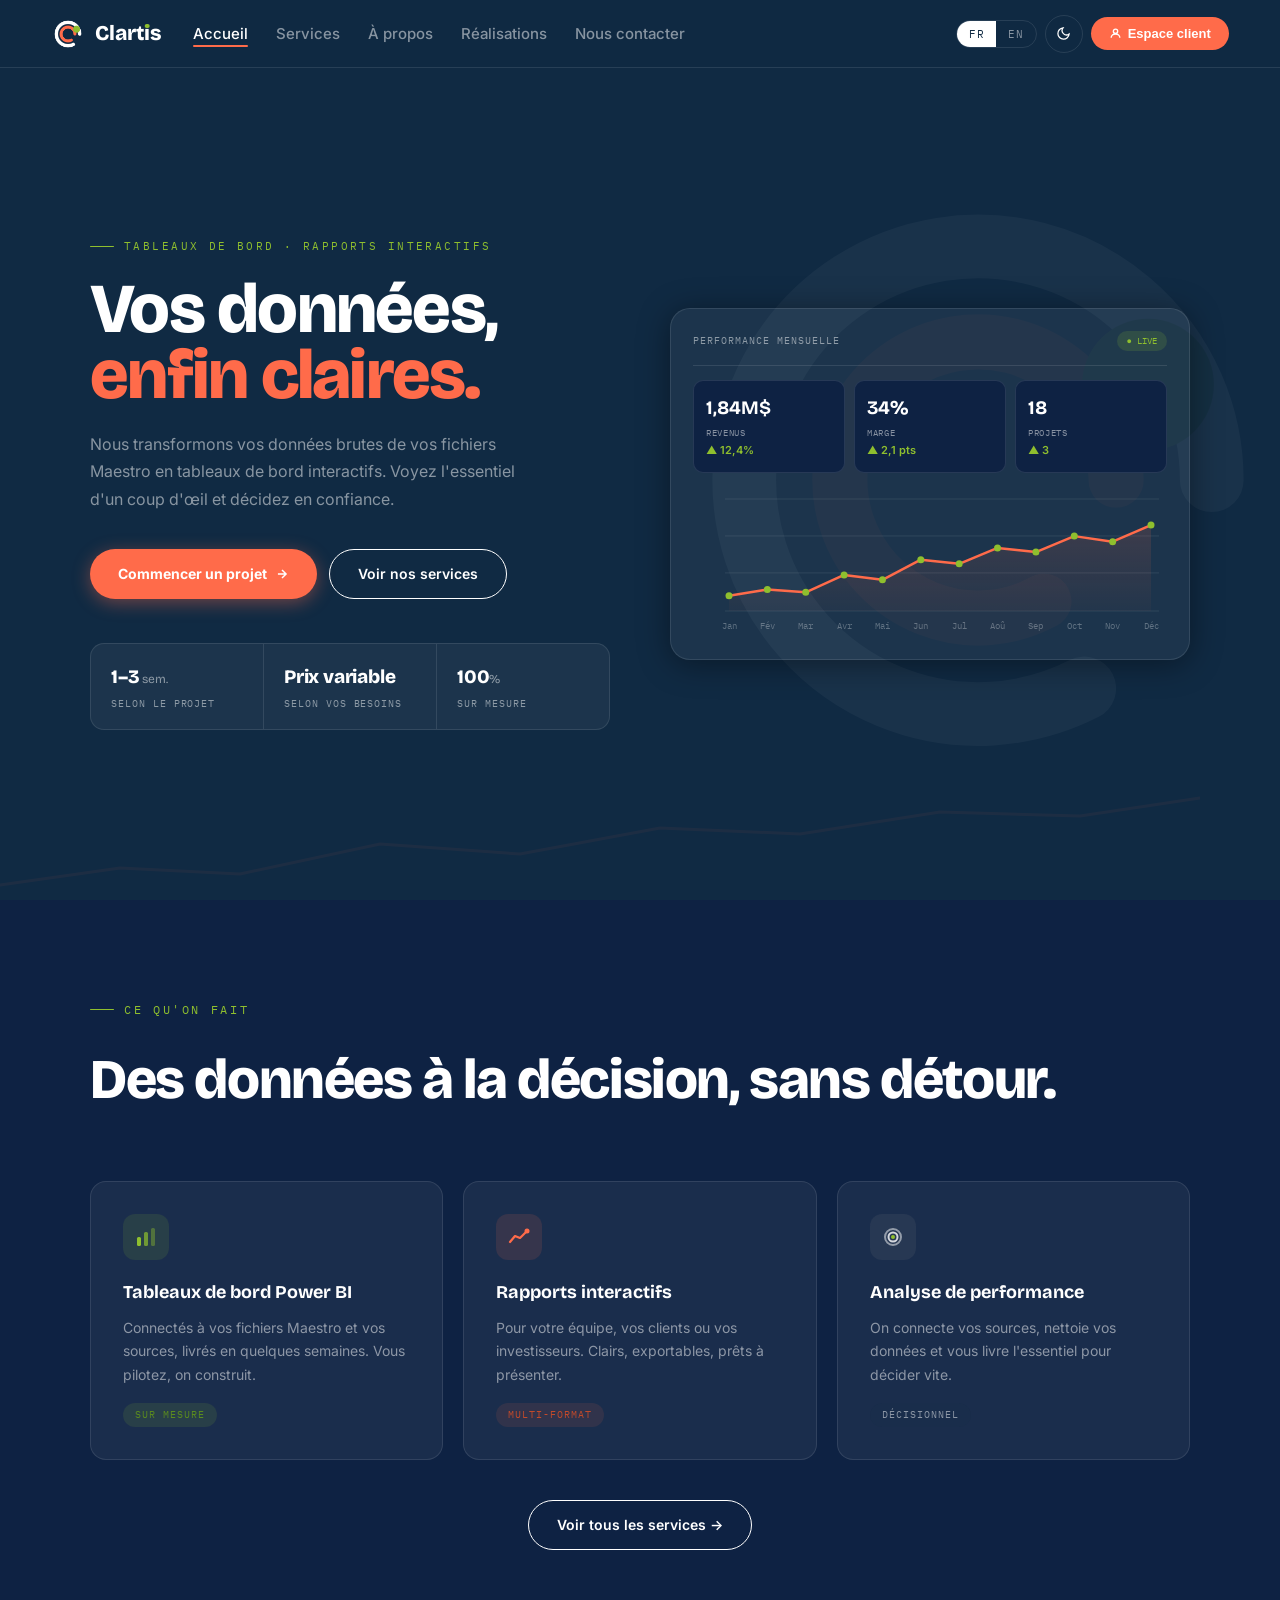
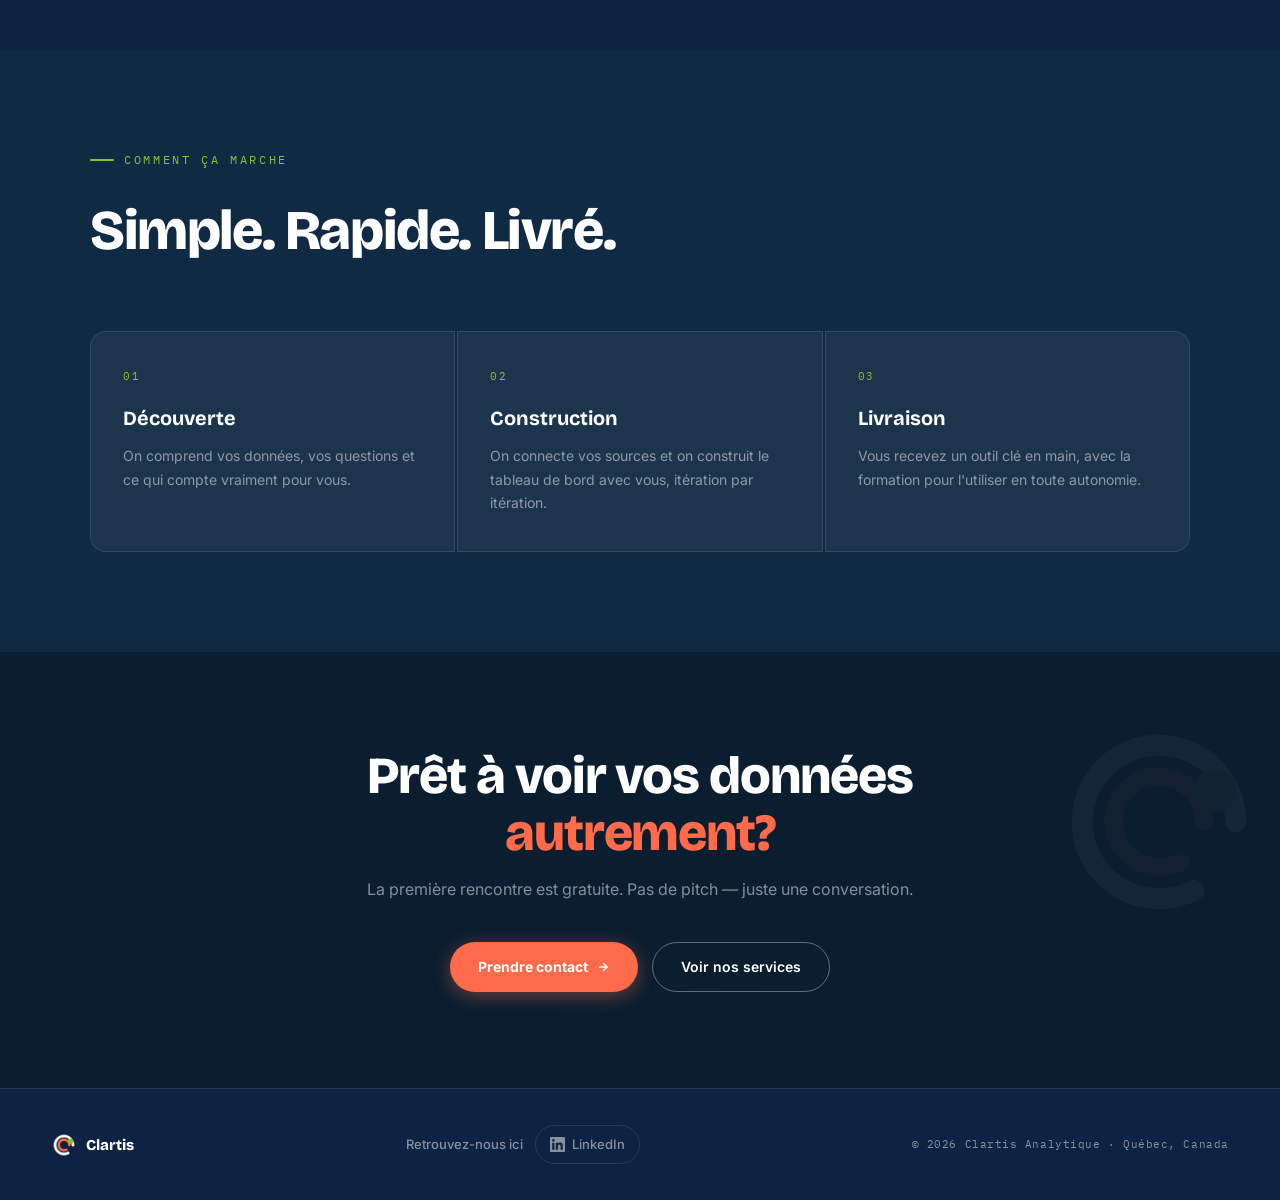
<file: index.html>
<!doctype html>
<html lang="fr" data-theme="dark">
<head>
<meta charset="utf-8">
<meta name="viewport" content="width=device-width,initial-scale=1">
<title>Clartis Analytique — L'essentiel, d'un seul coup d'œil</title>
<link rel="preconnect" href="https://fonts.googleapis.com">
<link rel="preconnect" href="https://fonts.gstatic.com" crossorigin>
<link href="https://fonts.googleapis.com/css2?family=Bricolage+Grotesque:opsz,wdth,wght@12..96,75..100,700;12..96,75..100,800&family=IBM+Plex+Mono:wght@400;500&family=Inter:wght@400;500;600&display=swap" rel="stylesheet">
<style>
:root{
  --bg:#fff;--bg2:#F4F7FA;--fg:#102A43;--fg2:#5A6B7E;
  --coral:#FF6B4A;--lime:#8FBF2E;--line:#E4E9EF;
  --card:#fff;--card-b:#E4E9EF;--nav-bg:rgba(255,255,255,.95);
  --shadow:0 4px 24px rgba(16,42,67,.10);
  --display:'Bricolage Grotesque',sans-serif;
  --body:'Inter',sans-serif;--mono:'IBM Plex Mono',monospace;
  --nav-h:68px;--max-w:1100px;
}
[data-theme="dark"]{
  --bg:#102A43;--bg2:#0E2243;--fg:#fff;--fg2:rgba(255,255,255,.5);
  --line:rgba(255,255,255,.1);--card:rgba(255,255,255,.05);--card-b:rgba(255,255,255,.1);
  --nav-bg:rgba(16,42,67,.97);--shadow:0 4px 32px rgba(0,0,0,.4);
}
*,*::before,*::after{box-sizing:border-box;margin:0;padding:0}
html{scroll-behavior:smooth}
body{font-family:var(--body);background:var(--bg);color:var(--fg);line-height:1.6;transition:background .3s,color .3s;-webkit-font-smoothing:antialiased;overflow-x:hidden}

/* ── MODAL ── */
#modal{position:fixed;inset:0;z-index:999;background:rgba(0,0,0,.55);backdrop-filter:blur(8px);display:flex;align-items:center;justify-content:center;opacity:0;visibility:hidden;transition:all .3s}
#modal.open{opacity:1;visibility:visible}
.modal-box{background:var(--bg);border-radius:20px;padding:48px;width:min(440px,calc(100vw - 40px));box-shadow:0 30px 80px rgba(0,0,0,.35);position:relative}
.modal-x{position:absolute;top:14px;right:14px;background:none;border:none;font-size:20px;cursor:pointer;color:var(--fg2)}
.modal-title{font-family:var(--display);font-weight:800;font-size:24px;margin-bottom:6px}
.modal-sub{font-size:14px;color:var(--fg2);margin-bottom:28px}
.modal-inp{width:100%;padding:12px 16px;border:1.5px solid var(--line);border-radius:10px;font-family:var(--body);font-size:14px;background:var(--bg);color:var(--fg);outline:none;transition:border-color .2s;margin-bottom:12px}
.modal-inp:focus{border-color:var(--coral)}
.modal-btn{width:100%;padding:13px;background:var(--coral);color:#fff;border:none;border-radius:999px;font-weight:700;font-size:15px;cursor:pointer}
.modal-note{font-size:12px;color:var(--fg2);text-align:center;margin-top:12px}

/* ── HERO ── */
.hero{min-height:calc(100vh - var(--nav-h));background:var(--bg);display:flex;align-items:center;padding:80px 24px;position:relative;overflow:hidden;transition:background .3s}
.hero-bg-logo{position:absolute;right:-3%;top:50%;transform:translateY(-50%);pointer-events:none;opacity:.035;z-index:0}
.hero-bg-graph{position:absolute;bottom:0;left:0;right:0;pointer-events:none;z-index:0}
.hero-inner{max-width:var(--max-w);margin:0 auto;width:100%;position:relative;z-index:1;display:grid;grid-template-columns:1fr 1fr;gap:60px;align-items:center}
.hero-eyebrow{font-family:var(--mono);font-size:11px;letter-spacing:.22em;text-transform:uppercase;color:var(--lime);display:flex;align-items:center;gap:10px;margin-bottom:20px;animation:up .7s ease both}
.hero-eyebrow::before{content:"";display:block;width:24px;height:1.5px;background:var(--lime);border-radius:2px}
.hero-title{font-family:var(--display);font-weight:800;font-size:clamp(40px,5.5vw,70px);line-height:.95;letter-spacing:-.025em;color:var(--fg);margin-bottom:22px;animation:up .7s .1s ease both}
.hero-title em{color:var(--coral);font-style:normal}
.hero-desc{font-size:16px;color:var(--fg2);line-height:1.72;max-width:44ch;margin-bottom:36px;animation:up .7s .2s ease both}
.hero-btns{display:flex;gap:12px;flex-wrap:wrap;margin-bottom:44px;animation:up .7s .3s ease both}
.btn-a{display:inline-flex;align-items:center;gap:8px;padding:14px 28px;background:var(--coral);color:#fff;border-radius:999px;font-weight:700;font-size:14px;text-decoration:none;border:none;cursor:pointer;transition:transform .2s,box-shadow .2s;box-shadow:0 4px 18px rgba(255,107,74,.4)}
.btn-a:hover{transform:translateY(-3px);box-shadow:0 10px 30px rgba(255,107,74,.55)}
.btn-b{display:inline-flex;align-items:center;gap:8px;padding:13px 28px;background:transparent;color:var(--fg);border-radius:999px;font-weight:600;font-size:14px;text-decoration:none;border:1.5px solid var(--fg);transition:all .2s}
.btn-b:hover{background:var(--fg);color:var(--bg);transform:translateY(-2px)}
.hero-stats{display:flex;background:var(--card);border:1px solid var(--card-b);border-radius:14px;overflow:hidden;animation:up .7s .4s ease both;width:100%}
.h-stat{flex:1;padding:18px 20px;border-right:1px solid var(--card-b)}
.h-stat:last-child{border-right:none}
.h-stat-val{font-family:var(--display);font-weight:800;font-size:19px;color:var(--fg);letter-spacing:-.01em}
.h-stat-val span{font-size:12px;font-weight:400;color:var(--fg2)}
.h-stat-lab{font-family:var(--mono);font-size:9.5px;letter-spacing:.1em;text-transform:uppercase;color:var(--fg2);margin-top:3px}

/* Dashboard */
.dash{background:var(--card);border:1px solid var(--card-b);border-radius:20px;padding:22px;box-shadow:var(--shadow);animation:up .7s .2s ease both}
.dash-hd{display:flex;align-items:center;justify-content:space-between;padding-bottom:14px;border-bottom:1px solid var(--line);margin-bottom:14px}
.dash-title{font-family:var(--mono);font-size:10px;letter-spacing:.1em;text-transform:uppercase;color:var(--fg2)}
.dash-live{font-family:var(--mono);font-size:9px;background:rgba(143,191,46,.15);color:var(--lime);border-radius:20px;padding:3px 10px}
.dash-kpis{display:grid;grid-template-columns:repeat(3,1fr);gap:9px;margin-bottom:14px}
.dash-kpi{padding:12px;border-radius:10px;background:var(--bg2);border:1px solid var(--line)}
.dash-kpi-v{font-family:var(--display);font-weight:700;font-size:19px;color:var(--fg)}
.dash-kpi-l{font-family:var(--mono);font-size:8.5px;letter-spacing:.08em;text-transform:uppercase;color:var(--fg2);margin-top:2px}
.dash-kpi-t{font-size:11px;color:var(--lime);margin-top:3px;font-weight:600}
.dash-canvas-wrap{border-radius:12px;overflow:hidden;position:relative;cursor:crosshair}
.dash-tip{position:absolute;background:var(--fg);color:var(--bg);font-family:var(--mono);font-size:11px;padding:5px 10px;border-radius:8px;pointer-events:none;opacity:0;transition:opacity .15s;white-space:nowrap;transform:translate(-50%,-130%)}

/* ── SERVICES ── */
.svc-sec{background:var(--bg2);padding:100px 24px;transition:background .3s}
.sec-inner{max-width:var(--max-w);margin:0 auto}
.eyebrow{font-family:var(--mono);font-size:12px;letter-spacing:.22em;text-transform:uppercase;color:var(--lime);display:flex;align-items:center;gap:10px;margin-bottom:16px}
.eyebrow::before{content:"";display:block;width:24px;height:1.5px;background:var(--lime);border-radius:2px}
.sec-title{font-family:var(--display);font-weight:800;font-size:clamp(36px,4.5vw,56px);letter-spacing:-.025em;color:var(--fg);margin-bottom:56px}
.svc-grid{display:grid;grid-template-columns:repeat(3,1fr);gap:20px}
.svc-card{background:var(--card);border:1px solid var(--card-b);border-radius:16px;padding:32px;position:relative;overflow:hidden;transition:transform .3s,box-shadow .3s,opacity .5s;opacity:0;transform:translateY(28px)}
.svc-card.visible{opacity:1;transform:translateY(0)}
.svc-card:hover{transform:translateY(-6px) !important;box-shadow:0 20px 50px rgba(16,42,67,.14)}
.svc-bg{position:absolute;inset:0;opacity:0;transition:opacity .4s;pointer-events:none;border-radius:16px}
.svc-card:hover .svc-bg{opacity:1}
.svc-rel{position:relative;z-index:1}
.svc-ico{width:46px;height:46px;border-radius:12px;display:grid;place-items:center;margin-bottom:18px}
.svc-name{font-family:var(--display);font-weight:700;font-size:18px;color:var(--fg);margin-bottom:9px}
.svc-desc{font-size:14px;color:var(--fg2);line-height:1.7}
.svc-tag{display:inline-block;margin-top:16px;font-family:var(--mono);font-size:10px;letter-spacing:.1em;text-transform:uppercase;border-radius:20px;padding:4px 12px}

/* ── PROCESS ── */
.proc-sec{background:var(--bg);padding:100px 24px;transition:background .3s}
.proc-grid{display:grid;grid-template-columns:repeat(3,1fr);gap:2px;margin-top:56px}
.proc-step{padding:36px 32px;border:1px solid var(--card-b);background:var(--card);transition:all .3s,opacity .5s;opacity:0}
.proc-step.visible{opacity:1}
.proc-step:first-child{border-radius:16px 0 0 16px}
.proc-step:last-child{border-radius:0 16px 16px 0}
.proc-step:hover{background:var(--coral);border-color:var(--coral)}
.proc-step:hover .proc-n,.proc-step:hover .proc-t,.proc-step:hover .proc-d{color:#fff}
.proc-n{font-family:var(--mono);font-size:11px;letter-spacing:.14em;text-transform:uppercase;color:var(--lime);margin-bottom:16px;transition:color .3s}
.proc-t{font-family:var(--display);font-weight:700;font-size:20px;color:var(--fg);margin-bottom:10px;transition:color .3s}
.proc-d{font-size:14px;color:var(--fg2);line-height:1.7;transition:color .3s}

/* ── CTA ── */
.cta-sec{background:#102A43;padding:96px 24px;text-align:center;position:relative;overflow:hidden}
[data-theme="dark"] .cta-sec{background:#0A1E30}
.cta-bg{position:absolute;inset:0;pointer-events:none;opacity:.06}
.cta-inner{position:relative;z-index:1;max-width:680px;margin:0 auto}
.cta-title{font-family:var(--display);font-weight:800;font-size:clamp(28px,4.5vw,52px);color:#fff;letter-spacing:-.02em;margin-bottom:14px;line-height:1.1}
.cta-title em{color:var(--coral);font-style:normal}
.cta-sub{font-size:16px;color:rgba(255,255,255,.5);margin-bottom:40px}
.cta-btns{display:flex;gap:14px;justify-content:center;flex-wrap:wrap}
.btn-white{display:inline-flex;align-items:center;gap:8px;padding:13px 28px;background:transparent;color:#fff;border-radius:999px;font-weight:600;font-size:14px;text-decoration:none;border:1.5px solid rgba(255,255,255,.35);transition:all .2s}
.btn-white:hover{background:rgba(255,255,255,.1);border-color:rgba(255,255,255,.7);transform:translateY(-2px)}

/* ── FOOTER ── */
footer{background:var(--bg2);border-top:1px solid var(--line);padding:36px 4%;transition:background .3s}
.foot-inner{margin:0 auto;display:flex;align-items:center;justify-content:space-between;gap:24px;flex-wrap:wrap}
.foot-logo{display:inline-flex;align-items:center;gap:9px;text-decoration:none;transition:opacity .2s}
.foot-logo:hover{opacity:.75}
.foot-logo img{width:26px;height:26px;object-fit:contain;display:block}
.foot-logo-name{font-family:var(--display);font-weight:800;font-size:15px;color:var(--fg)}
.foot-right{display:flex;align-items:center;gap:12px}
.foot-social-label{font-size:13px;color:var(--fg2);font-weight:500;white-space:nowrap}
.foot-social{display:inline-flex;align-items:center;gap:7px;padding:8px 14px;border:1.5px solid var(--line);border-radius:999px;font-size:13px;font-weight:500;color:var(--fg2);text-decoration:none;transition:all .2s}
.foot-social:hover{border-color:var(--fg);color:var(--fg)}
.foot-copy{font-family:var(--mono);font-size:11px;color:var(--fg2);letter-spacing:.05em}

/* ── NAV ── */
.nav{position:sticky;top:0;z-index:100;height:var(--nav-h);background:var(--nav-bg);backdrop-filter:blur(16px);border-bottom:1px solid var(--line);transition:background .3s}
.nav-inner{width:100%;padding:0 4%;height:100%;display:flex;align-items:center;gap:0}
.nav-left{display:flex;align-items:center;gap:32px;flex:1}
.nav-logo{display:inline-flex;align-items:center;gap:10px;text-decoration:none;flex-shrink:0;transition:opacity .2s}
.nav-logo:hover{opacity:.75}
.nav-logo img{width:34px;height:34px;object-fit:contain;display:block}
.nav-logo-name{font-family:var(--display);font-weight:800;font-size:21px;color:var(--fg);line-height:1;white-space:nowrap}
.nav-i{display:inline-block;position:relative}
.nav-i::after{content:"";position:absolute;top:.04em;left:50%;transform:translateX(-50%);width:.22em;height:.22em;background:#8FBF2E;border-radius:50%}
.nav-links{display:flex;align-items:center;gap:28px;list-style:none}
.nav-links a{font-size:15px;font-weight:500;color:var(--fg2);text-decoration:none;position:relative;padding-bottom:4px;transition:color .22s;white-space:nowrap}
.nav-links a::after{content:"";position:absolute;bottom:0;left:0;width:0;height:2px;background:var(--coral);border-radius:2px;transition:width .28s ease}
.nav-links a:hover{color:var(--coral)}
.nav-links a:hover::after,.nav-links a.active::after{width:100%}
.nav-links a.active{color:var(--fg)}
.nav-ctrl{display:flex;align-items:center;gap:8px;flex-shrink:0}
.lang-tog{display:flex;border:1.5px solid var(--line);border-radius:999px;overflow:hidden}
.lang-tog button{padding:6px 12px;border:none;background:none;cursor:pointer;color:var(--fg2);font-family:var(--mono);font-size:11px;letter-spacing:.06em;transition:all .2s}
.lang-tog button.on{background:var(--fg);color:var(--bg)}
.theme-btn{width:38px;height:38px;border-radius:50%;border:1.5px solid var(--line);background:none;cursor:pointer;display:grid;place-items:center;color:var(--fg);transition:border-color .2s}
.theme-btn:hover{border-color:var(--fg)}
.nav-client{display:inline-flex;align-items:center;gap:6px;padding:9px 18px;background:var(--coral);color:#fff;border-radius:999px;font-size:13px;font-weight:600;border:none;cursor:pointer;transition:opacity .2s,transform .15s;white-space:nowrap}
.nav-client:hover{opacity:.88;transform:translateY(-1px)}
.burger{display:none;background:none;border:none;cursor:pointer;color:var(--fg)}
.mob-menu{position:fixed;inset:var(--nav-h) 0 0 0;background:var(--bg);padding:32px 24px;display:flex;flex-direction:column;gap:24px;transform:translateX(100%);transition:transform .3s;z-index:99;border-top:1px solid var(--line)}
.mob-menu.open{transform:translateX(0)}
.mob-menu a{font-size:22px;font-weight:700;color:var(--fg);text-decoration:none}

/* ── ANIM ── */
@keyframes up{from{opacity:0;transform:translateY(22px)}to{opacity:1;transform:translateY(0)}}

/* ── RESPONSIVE ── */
@media(max-width:900px){
  .hero-inner{grid-template-columns:1fr}
  .dash{display:none}
  .svc-grid,.proc-grid{grid-template-columns:1fr}
  .proc-step{border-radius:12px !important}
}
@media(max-width:1024px){
  .nav-links,.nav-client{display:none}
  .burger{display:block}
}
@media(max-width:640px){
  .hero-stats{flex-direction:column}
  .h-stat{border-right:none;border-bottom:1px solid var(--card-b)}
  .h-stat:last-child{border-bottom:none}
}

.nav-logo .logo-img-dark,.foot-logo .logo-img-dark{display:none}
[data-theme="dark"] .nav-logo .logo-img-light,[data-theme="dark"] .foot-logo .logo-img-light{display:none}
[data-theme="dark"] .nav-logo .logo-img-dark,[data-theme="dark"] .foot-logo .logo-img-dark{display:block}
</style>
</head>
<body>

<!-- MODAL -->
<div id="modal">
  <div class="modal-box">
    <button class="modal-x" onclick="document.getElementById('modal').classList.remove('open')">✕</button>
    <div class="modal-title">Espace client</div>
    <div class="modal-sub">Connectez-vous pour accéder à vos tableaux de bord.</div>
    <form onsubmit="return false">
      <input class="modal-inp" type="email" placeholder="Courriel">
      <input class="modal-inp" type="password" placeholder="Mot de passe">
      <button class="modal-btn">Se connecter →</button>
    </form>
    <p class="modal-note">Pas encore client ? <a href="contact.html" style="color:var(--coral)">Contactez-nous</a></p>
  </div>
</div>

<!-- NAV -->
<nav class="nav">
  <div class="nav-inner">
    <!-- GAUCHE : logo + liens -->
    <div class="nav-left">
      <a href="index.html" class="nav-logo">
        <img src="clartis-logo-light.png?v=2" alt="Clartis" class="logo-img-light"><img src="clartis-logo-dark.png?v=2" alt="Clartis" class="logo-img-dark">
        <span class="nav-logo-name">Clart<span class="nav-i">ı</span>s</span>
      </a>
      <ul class="nav-links">
      <li><a href="index.html" class="active">Accueil</a></li>
      <li><a href="services.html">Services</a></li>
      <li><a href="a-propos.html">À propos</a></li>
      <li><a href="realisations.html">Réalisations</a></li>
      <li><a href="contact.html">Nous contacter</a></li>
      </ul>
    </div>
    <!-- DROITE : FR/EN + thème + espace client -->
    <div class="nav-ctrl">
      <div class="lang-tog">
        <button id="btn-fr" class="on" onclick="setLang('fr')">FR</button>
        <button id="btn-en" onclick="setLang('en')">EN</button>
      </div>
      <button class="theme-btn" onclick="toggleTheme()" id="theme-btn">
        <svg id="ico-sun" width="15" height="15" viewBox="0 0 24 24" fill="none" stroke="currentColor" stroke-width="2" stroke-linecap="round" style="display:none"><circle cx="12" cy="12" r="5"/><line x1="12" y1="1" x2="12" y2="3"/><line x1="12" y1="21" x2="12" y2="23"/><line x1="4.22" y1="4.22" x2="5.64" y2="5.64"/><line x1="18.36" y1="18.36" x2="19.78" y2="19.78"/><line x1="1" y1="12" x2="3" y2="12"/><line x1="21" y1="12" x2="23" y2="12"/><line x1="4.22" y1="19.78" x2="5.64" y2="18.36"/><line x1="18.36" y1="5.64" x2="19.78" y2="4.22"/></svg>
        <svg id="ico-moon" width="15" height="15" viewBox="0 0 24 24" fill="none" stroke="currentColor" stroke-width="2" stroke-linecap="round"><path d="M21 12.79A9 9 0 1111.21 3 7 7 0 0021 12.79z"/></svg>
      </button>
      <button class="nav-client" onclick="document.getElementById('modal').classList.add('open')">
        <svg width="13" height="13" viewBox="0 0 24 24" fill="none" stroke="currentColor" stroke-width="2.5"><circle cx="12" cy="8" r="4"/><path d="M4 20c0-4 3.6-7 8-7s8 3 8 7"/></svg>
        <span data-fr="Espace client" data-en="Client portal">Espace client</span>
      </button>
      <button class="burger" onclick="document.getElementById('mob').classList.toggle('open')">
        <svg width="22" height="22" viewBox="0 0 22 22" fill="none"><rect y="4" width="22" height="2" rx="1" fill="currentColor"/><rect y="10" width="22" height="2" rx="1" fill="currentColor"/><rect y="16" width="22" height="2" rx="1" fill="currentColor"/></svg>
      </button>
    </div>
  </div>
</nav>
<div class="mob-menu" id="mob">
  <a href="index.html">Accueil</a>
  <a href="services.html">Services</a>
  <a href="a-propos.html">À propos</a>
  <a href="realisations.html">Réalisations</a>
  <a href="contact.html">Nous contacter</a>
</div>

<!-- HERO -->
<section class="hero">
  <div class="hero-bg-logo">
    <svg width="680" height="680" viewBox="0 0 32 32">
      <path d="M27 16a11 11 0 1 0-6 9.8" fill="none" stroke="currentColor" stroke-width="3" stroke-linecap="round"/>
      <path d="M22.5 16a6.5 6.5 0 1 0-3.4 5.7" fill="none" stroke="#FF6B4A" stroke-width="2.6" stroke-linecap="round"/>
      <circle cx="24" cy="11.5" r="3.1" fill="#8FBF2E"/>
    </svg>
  </div>
  <svg class="hero-bg-graph" height="110" viewBox="0 0 1200 110" preserveAspectRatio="none" style="opacity:.05">
    <polyline points="0,95 120,78 240,84 380,54 520,64 660,38 800,44 940,22 1080,26 1200,8" fill="none" stroke="#FF6B4A" stroke-width="3" stroke-linecap="round" stroke-linejoin="round"/>
  </svg>
  <div class="hero-inner">
    <div>
      <div class="hero-eyebrow"><span data-fr="Tableaux de bord · Rapports interactifs" data-en="Dashboards · Interactive Reports">Tableaux de bord · Rapports interactifs</span></div>
      <h1 class="hero-title"><span data-fr="Vos données," data-en="Your data,">Vos données,</span><br><em data-fr="enfin claires." data-en="finally clear.">enfin claires.</em></h1>
      <p class="hero-desc" data-fr="Nous transformons vos données brutes de vos fichiers Maestro en tableaux de bord interactifs. Voyez l'essentiel d'un coup d'œil et décidez en confiance." data-en="We transform your raw Maestro file data into interactive dashboards. See what matters at a glance and decide with confidence.">Nous transformons vos données brutes de vos fichiers Maestro en tableaux de bord interactifs. Voyez l'essentiel d'un coup d'œil et décidez en confiance.</p>
      <div class="hero-btns">
        <a href="contact.html" class="btn-a"><span data-fr="Commencer un projet" data-en="Start a project">Commencer un projet</span><svg width="14" height="14" viewBox="0 0 24 24" fill="none" stroke="currentColor" stroke-width="2.5"><path d="M5 12h14M12 5l7 7-7 7"/></svg></a>
        <a href="services.html" class="btn-b"><span data-fr="Voir nos services" data-en="Our services">Voir nos services</span></a>
      </div>
      <div class="hero-stats">
        <div class="h-stat"><div class="h-stat-val">1–3<span data-fr=" sem." data-en=" wks."> sem.</span></div><div class="h-stat-lab" data-fr="Selon le projet" data-en="By project">Selon le projet</div></div>
        <div class="h-stat"><div class="h-stat-val" data-fr="Prix variable" data-en="Variable price">Prix variable</div><div class="h-stat-lab" data-fr="selon vos besoins" data-en="based on your needs">selon vos besoins</div></div>
        <div class="h-stat"><div class="h-stat-val">100<span>%</span></div><div class="h-stat-lab" data-fr="Sur mesure" data-en="Custom made">Sur mesure</div></div>
      </div>
    </div>

    <!-- Dashboard interactif -->
    <div class="dash">
      <div class="dash-hd">
        <span class="dash-title" data-fr="Performance mensuelle" data-en="Monthly performance">Performance mensuelle</span>
        <span class="dash-live">● LIVE</span>
      </div>
      <div class="dash-kpis">
        <div class="dash-kpi"><div class="dash-kpi-v">1,84M$</div><div class="dash-kpi-l" data-fr="Revenus" data-en="Revenue">Revenus</div><div class="dash-kpi-t">▲ 12,4%</div></div>
        <div class="dash-kpi"><div class="dash-kpi-v">34%</div><div class="dash-kpi-l" data-fr="Marge" data-en="Margin">Marge</div><div class="dash-kpi-t">▲ 2,1 pts</div></div>
        <div class="dash-kpi"><div class="dash-kpi-v">18</div><div class="dash-kpi-l" data-fr="Projets" data-en="Projects">Projets</div><div class="dash-kpi-t">▲ 3</div></div>
      </div>
      <div class="dash-canvas-wrap">
        <canvas id="chart" style="width:100%;height:150px;display:block"></canvas>
        <div class="dash-tip" id="tip"></div>
      </div>
    </div>
  </div>
</section>

<!-- CE QU'ON FAIT -->
<section class="svc-sec">
  <div class="sec-inner">
    <div class="eyebrow"><span data-fr="Ce qu'on fait" data-en="What we do">Ce qu'on fait</span></div>
    <h2 class="sec-title" data-fr="Des données à la décision, sans détour." data-en="From data to decision, straight to the point.">Des données à la décision, sans détour.</h2>
    <div class="svc-grid">
      <div class="svc-card">
        <div class="svc-bg" style="background:linear-gradient(135deg,rgba(143,191,46,.14),rgba(143,191,46,.03))"></div>
        <div class="svc-rel">
          <div class="svc-ico" style="background:rgba(143,191,46,.12)"><svg width="24" height="24" viewBox="0 0 24 24" fill="none"><rect x="3" y="12" width="4" height="9" rx="1.5" fill="#8FBF2E"/><rect x="10" y="7" width="4" height="14" rx="1.5" fill="#8FBF2E" opacity=".7"/><rect x="17" y="3" width="4" height="18" rx="1.5" fill="#8FBF2E" opacity=".4"/></svg></div>
          <div class="svc-name" data-fr="Tableaux de bord Power BI" data-en="Power BI Dashboards">Tableaux de bord Power BI</div>
          <div class="svc-desc" data-fr="Connectés à vos fichiers Maestro et vos sources, livrés en quelques semaines. Vous pilotez, on construit." data-en="Connected to your Maestro files and sources, delivered in weeks.">Connectés à vos fichiers Maestro et vos sources, livrés en quelques semaines. Vous pilotez, on construit.</div>
          <span class="svc-tag" style="background:rgba(143,191,46,.12);color:#5A8B1E" data-fr="Sur mesure" data-en="Custom">Sur mesure</span>
        </div>
      </div>
      <div class="svc-card">
        <div class="svc-bg" style="background:linear-gradient(135deg,rgba(255,107,74,.12),rgba(255,107,74,.02))"></div>
        <div class="svc-rel">
          <div class="svc-ico" style="background:rgba(255,107,74,.12)"><svg width="24" height="24" viewBox="0 0 24 24" fill="none"><path d="M3 17 L8 11 L13 13 L20 6" stroke="#FF6B4A" stroke-width="2.2" stroke-linecap="round" stroke-linejoin="round"/><circle cx="20" cy="6" r="2.5" fill="#FF6B4A"/></svg></div>
          <div class="svc-name" data-fr="Rapports interactifs" data-en="Interactive Reports">Rapports interactifs</div>
          <div class="svc-desc" data-fr="Pour votre équipe, vos clients ou vos investisseurs. Clairs, exportables, prêts à présenter." data-en="For your team, clients or investors. Clear, exportable, ready to present.">Pour votre équipe, vos clients ou vos investisseurs. Clairs, exportables, prêts à présenter.</div>
          <span class="svc-tag" style="background:rgba(255,107,74,.1);color:#C24A2A" data-fr="Multi-format" data-en="Multi-format">Multi-format</span>
        </div>
      </div>
      <div class="svc-card">
        <div class="svc-bg" style="background:linear-gradient(135deg,rgba(16,42,67,.08),rgba(16,42,67,.01))"></div>
        <div class="svc-rel">
          <div class="svc-ico" style="background:rgba(128,128,128,.12)"><svg width="24" height="24" viewBox="0 0 24 24" fill="none"><circle cx="12" cy="12" r="8" stroke="currentColor" stroke-width="2" opacity=".5"/><circle cx="12" cy="12" r="4.5" stroke="currentColor" stroke-width="2" opacity=".8"/><circle cx="12" cy="12" r="2" fill="#8FBF2E"/></svg></div>
          <div class="svc-name" data-fr="Analyse de performance" data-en="Performance Analysis">Analyse de performance</div>
          <div class="svc-desc" data-fr="On connecte vos sources, nettoie vos données et vous livre l'essentiel pour décider vite." data-en="We connect your sources, clean your data and deliver the essentials for fast decisions.">On connecte vos sources, nettoie vos données et vous livre l'essentiel pour décider vite.</div>
          <span class="svc-tag" style="background:rgba(16,42,67,.07);color:var(--fg2)" data-fr="Décisionnel" data-en="Decision support">Décisionnel</span>
        </div>
      </div>
    </div>
    <div style="margin-top:40px;text-align:center">
      <a href="services.html" class="btn-b" data-fr="Voir tous les services →" data-en="All services →">Voir tous les services →</a>
    </div>
  </div>
</section>

<!-- COMMENT ÇA MARCHE -->
<section class="proc-sec">
  <div class="sec-inner">
    <div class="eyebrow"><span data-fr="Comment ça marche" data-en="How it works">Comment ça marche</span></div>
    <h2 class="sec-title" data-fr="Simple. Rapide. Livré." data-en="Simple. Fast. Delivered.">Simple. Rapide. Livré.</h2>
    <div class="proc-grid">
      <div class="proc-step"><div class="proc-n">01</div><div class="proc-t" data-fr="Découverte" data-en="Discovery">Découverte</div><div class="proc-d" data-fr="On comprend vos données, vos questions et ce qui compte vraiment pour vous." data-en="We understand your data, your questions and what truly matters to you.">On comprend vos données, vos questions et ce qui compte vraiment pour vous.</div></div>
      <div class="proc-step"><div class="proc-n">02</div><div class="proc-t" data-fr="Construction" data-en="Building">Construction</div><div class="proc-d" data-fr="On connecte vos sources et on construit le tableau de bord avec vous, itération par itération." data-en="We connect your sources and build the dashboard with you, step by step.">On connecte vos sources et on construit le tableau de bord avec vous, itération par itération.</div></div>
      <div class="proc-step"><div class="proc-n">03</div><div class="proc-t" data-fr="Livraison" data-en="Delivery">Livraison</div><div class="proc-d" data-fr="Vous recevez un outil clé en main, avec la formation pour l'utiliser en toute autonomie." data-en="You receive a turnkey tool, with training to use it fully independently.">Vous recevez un outil clé en main, avec la formation pour l'utiliser en toute autonomie.</div></div>
    </div>
  </div>
</section>

<!-- CTA -->
<div class="cta-sec">
  <svg class="cta-bg" viewBox="0 0 1100 400" preserveAspectRatio="xMidYMid slice">
    <g transform="translate(900,50) scale(6)" opacity=".6">
      <path d="M27 16a11 11 0 1 0-6 9.8" fill="none" stroke="white" stroke-width="3" stroke-linecap="round"/>
      <path d="M22.5 16a6.5 6.5 0 1 0-3.4 5.7" fill="none" stroke="#FF6B4A" stroke-width="2.6" stroke-linecap="round"/>
      <circle cx="24" cy="11.5" r="3.1" fill="#8FBF2E"/>
    </g>
    <polyline points="0,350 200,320 400,330 600,290 800,300 1000,265 1100,255" fill="none" stroke="rgba(255,107,74,.2)" stroke-width="2" stroke-linecap="round" stroke-linejoin="round"/>
  </svg>
  <div class="cta-inner">
    <h2 class="cta-title"><span data-fr="Prêt à voir vos données" data-en="Ready to see your data">Prêt à voir vos données</span> <em data-fr="autrement?" data-en="differently?">autrement?</em></h2>
    <p class="cta-sub" data-fr="La première rencontre est gratuite. Pas de pitch — juste une conversation." data-en="First meeting is free. No pitch — just a conversation.">La première rencontre est gratuite. Pas de pitch — juste une conversation.</p>
    <div class="cta-btns">
      <a href="contact.html" class="btn-a"><span data-fr="Prendre contact" data-en="Get in touch">Prendre contact</span><svg width="14" height="14" viewBox="0 0 24 24" fill="none" stroke="currentColor" stroke-width="2.5"><path d="M5 12h14M12 5l7 7-7 7"/></svg></a>
      <a href="services.html" class="btn-white" data-fr="Voir nos services" data-en="Our services">Voir nos services</a>
    </div>
  </div>
</div>

<!-- FOOTER -->
<footer>
  <div class="foot-inner">
    <a href="index.html" class="foot-logo">
      <img src="clartis-logo-light.png?v=2" alt="Clartis" class="logo-img-light">
      <img src="clartis-logo-dark.png?v=2" alt="Clartis" class="logo-img-dark">
      <span class="foot-logo-name">Clartis</span>
    </a>
    <div class="foot-right">
      <span class="foot-social-label" data-fr="Retrouvez-nous ici" data-en="Find us here">Retrouvez-nous ici</span>
      <a href="https://linkedin.com/company/clartis-analytique" target="_blank" rel="noopener" class="foot-social">
        <svg width="15" height="15" viewBox="0 0 24 24" fill="currentColor"><path d="M20.447 20.452h-3.554v-5.569c0-1.328-.027-3.037-1.852-3.037-1.853 0-2.136 1.445-2.136 2.939v5.667H9.351V9h3.414v1.561h.046c.477-.9 1.637-1.85 3.37-1.85 3.601 0 4.267 2.37 4.267 5.455v6.286zM5.337 7.433a2.062 2.062 0 01-2.063-2.065 2.064 2.064 0 112.063 2.065zm1.782 13.019H3.555V9h3.564v11.452zM22.225 0H1.771C.792 0 0 .774 0 1.729v20.542C0 23.227.792 24 1.771 24h20.451C23.2 24 24 23.227 24 22.271V1.729C24 .774 23.2 0 22.222 0h.003z"/></svg>
        LinkedIn
      </a>
    </div>
    <span class="foot-copy">© 2026 Clartis Analytique · Québec, Canada</span>
  </div>
</footer>

<script>
/* THEME */
// Force dark mode par défaut (réinitialise anciennes préférences light)
if(!localStorage.getItem('cl-theme-v3')) document.documentElement.setAttribute('data-theme','dark');
function toggleTheme(){
  const d=document.documentElement,dark=d.getAttribute('data-theme')==='dark';
  d.setAttribute('data-theme',dark?'light':'dark');
  document.getElementById('ico-sun').style.display=dark?'block':'none';
  document.getElementById('ico-moon').style.display=dark?'none':'block';
}
/* Dark mode forcé à l'arrivée — toujours sombre */
document.documentElement.setAttribute('data-theme','dark');
document.getElementById('ico-sun').style.display='none';
document.getElementById('ico-moon').style.display='block';

/* LANG */
let lang='fr';
function setLang(l){
  lang=l;
  document.getElementById('btn-fr').classList.toggle('on',l==='fr');
  document.getElementById('btn-en').classList.toggle('on',l==='en');
  document.querySelectorAll('[data-fr]').forEach(el=>{const v=el.getAttribute('data-'+l);if(v)el.textContent=v;});
  document.documentElement.lang=l;
}

/* MODAL */
document.getElementById('modal').addEventListener('click',function(e){if(e.target===this)this.classList.remove('open');});

/* CHART */
function initChart(){
  const c=document.getElementById('chart');
  if(!c||!c.offsetWidth)return;
  const ctx=c.getContext('2d'),W=c.offsetWidth,H=150,dpr=window.devicePixelRatio||1;
  c.width=W*dpr;c.height=H*dpr;ctx.scale(dpr,dpr);
  const dark=document.documentElement.getAttribute('data-theme')==='dark';
  const months=['Jan','Fév','Mar','Avr','Mai','Jun','Jul','Aoû','Sep','Oct','Nov','Déc'];
  const vals=[82,91,87,112,105,134,128,151,145,168,160,184];
  const xOf=i=>36+(i/(vals.length-1))*(W-52);
  const yOf=v=>H-26-((v-60)/(210-60))*(H-46);
  const gridC=dark?'rgba(255,255,255,.09)':'rgba(16,42,67,.07)';
  const lblC=dark?'rgba(255,255,255,.3)':'#9AA6B2';
  function draw(hov){
    ctx.clearRect(0,0,W,H);
    ctx.strokeStyle=gridC;ctx.lineWidth=1;
    [0,.33,.66,1].forEach(t=>{const y=12+t*(H-38);ctx.beginPath();ctx.moveTo(32,y);ctx.lineTo(W-8,y);ctx.stroke();});
    const gr=ctx.createLinearGradient(0,0,0,H);
    gr.addColorStop(0,'rgba(255,107,74,.2)');gr.addColorStop(1,'rgba(255,107,74,0)');
    ctx.beginPath();ctx.moveTo(xOf(0),yOf(vals[0]));
    vals.forEach((_,i)=>{if(i)ctx.lineTo(xOf(i),yOf(vals[i]));});
    ctx.lineTo(xOf(vals.length-1),H-26);ctx.lineTo(xOf(0),H-26);
    ctx.closePath();ctx.fillStyle=gr;ctx.fill();
    ctx.beginPath();ctx.strokeStyle='#FF6B4A';ctx.lineWidth=2.5;ctx.lineJoin='round';ctx.lineCap='round';
    vals.forEach((v,i)=>i?ctx.lineTo(xOf(i),yOf(v)):ctx.moveTo(xOf(i),yOf(v)));
    ctx.stroke();
    vals.forEach((v,i)=>{
      ctx.beginPath();ctx.arc(xOf(i),yOf(v),i===hov?6:3.5,0,Math.PI*2);
      ctx.fillStyle=i===hov?'#FF6B4A':'#8FBF2E';ctx.fill();
      if(i===hov){ctx.strokeStyle='#fff';ctx.lineWidth=2;ctx.stroke();}
    });
    ctx.fillStyle=lblC;ctx.font='9px IBM Plex Mono,monospace';ctx.textAlign='center';
    months.forEach((m,i)=>ctx.fillText(m,xOf(i),H-8));
  }
  draw(-1);
  c.onmousemove=function(e){
    const r=c.getBoundingClientRect(),mx=e.clientX-r.left;
    let best=-1,bd=36;
    vals.forEach((_,i)=>{const d=Math.abs(xOf(i)-mx);if(d<bd){bd=d;best=i;}});
    draw(best);
    const t=document.getElementById('tip');
    if(best>=0){t.textContent=months[best]+' — '+(vals[best]*10)+'K$';t.style.opacity='1';t.style.left=xOf(best)+'px';t.style.top=yOf(vals[best])+'px';}
    else t.style.opacity='0';
  };
  c.onmouseleave=function(){draw(-1);document.getElementById('tip').style.opacity='0';};
}
setTimeout(initChart,200);
window.addEventListener('resize',()=>setTimeout(initChart,100));

/* SCROLL REVEAL */
function reveal(){
  document.querySelectorAll('.svc-card,.proc-step').forEach((el,i)=>{
    if(el.getBoundingClientRect().top<window.innerHeight-50){
      el.style.transitionDelay=(i%3*0.1)+'s';
      el.classList.add('visible');
    }
  });
}
window.addEventListener('scroll',reveal);
setTimeout(reveal,900);
</script>
</body>
</html>
</file>
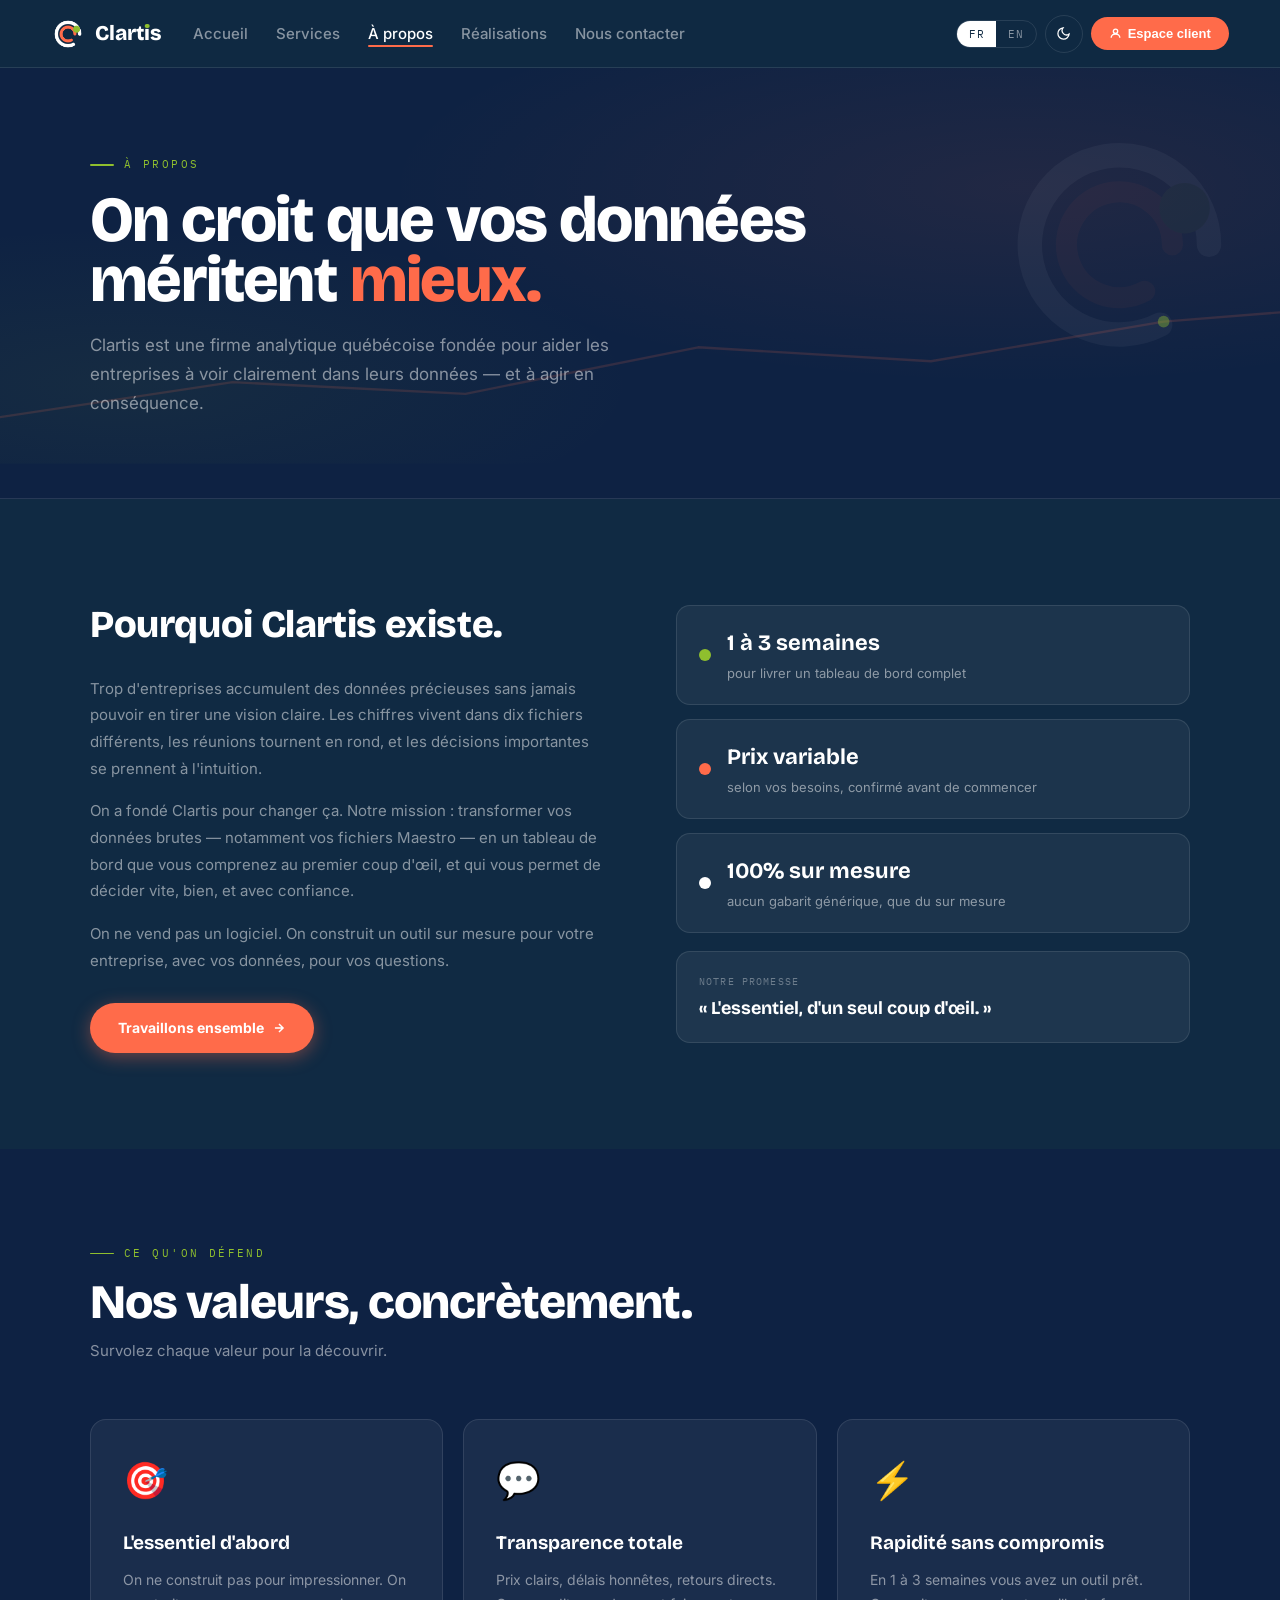
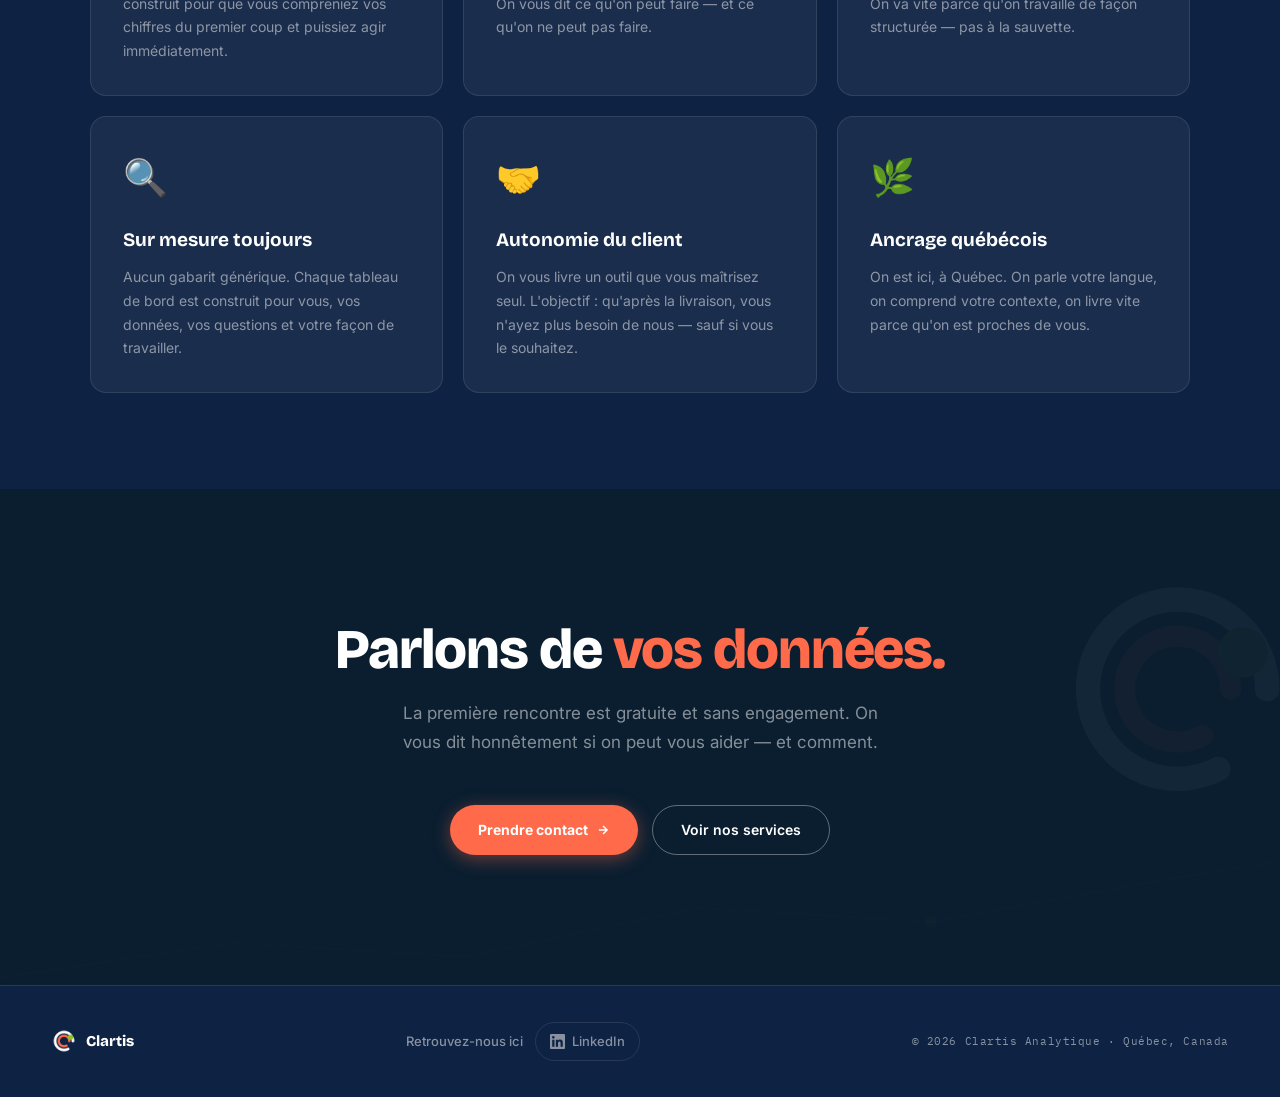
<file: a-propos.html>
<!doctype html>
<html lang="fr" data-theme="dark">
<head>
<meta charset="utf-8">
<meta name="viewport" content="width=device-width,initial-scale=1">
<title>À propos — Clartis Analytique</title>
<link rel="preconnect" href="https://fonts.googleapis.com">
<link rel="preconnect" href="https://fonts.gstatic.com" crossorigin>
<link href="https://fonts.googleapis.com/css2?family=Bricolage+Grotesque:opsz,wdth,wght@12..96,75..100,700;12..96,75..100,800&family=IBM+Plex+Mono:wght@400;500&family=Inter:wght@400;500;600&display=swap" rel="stylesheet">
<style>
:root{
  --bg:#fff;--bg2:#F4F7FA;--fg:#102A43;--fg2:#5A6B7E;
  --coral:#FF6B4A;--lime:#8FBF2E;--line:#E4E9EF;
  --card:#fff;--card-b:#E4E9EF;--nav-bg:rgba(255,255,255,.95);
  --shadow:0 4px 24px rgba(16,42,67,.10);
  --display:'Bricolage Grotesque',sans-serif;
  --body:'Inter',sans-serif;--mono:'IBM Plex Mono',monospace;
  --nav-h:68px;--max-w:1100px;
}
[data-theme="dark"]{
  --bg:#102A43;--bg2:#0E2243;--fg:#fff;--fg2:rgba(255,255,255,.5);
  --line:rgba(255,255,255,.1);--card:rgba(255,255,255,.05);--card-b:rgba(255,255,255,.1);
  --nav-bg:rgba(16,42,67,.97);--shadow:0 4px 32px rgba(0,0,0,.4);
}
*,*::before,*::after{box-sizing:border-box;margin:0;padding:0}
html{scroll-behavior:smooth}
body{font-family:var(--body);background:var(--bg);color:var(--fg);line-height:1.6;transition:background .3s,color .3s;-webkit-font-smoothing:antialiased;overflow-x:hidden}

/* ── MODAL ── */
#modal{position:fixed;inset:0;z-index:999;background:rgba(0,0,0,.55);backdrop-filter:blur(8px);display:flex;align-items:center;justify-content:center;opacity:0;visibility:hidden;transition:all .3s}
#modal.open{opacity:1;visibility:visible}
.modal-box{background:var(--bg);border-radius:20px;padding:48px;width:min(440px,calc(100vw - 40px));box-shadow:0 30px 80px rgba(0,0,0,.35);position:relative}
.modal-x{position:absolute;top:14px;right:14px;background:none;border:none;font-size:20px;cursor:pointer;color:var(--fg2);line-height:1;padding:6px}
.modal-title{font-family:var(--display);font-weight:800;font-size:24px;margin-bottom:6px}
.modal-sub{font-size:14px;color:var(--fg2);margin-bottom:28px}
.modal-inp{width:100%;padding:12px 16px;border:1.5px solid var(--line);border-radius:10px;font-family:var(--body);font-size:14px;background:var(--bg);color:var(--fg);outline:none;transition:border-color .2s;margin-bottom:12px}
.modal-inp:focus{border-color:var(--coral)}
.modal-btn{width:100%;padding:13px;background:var(--coral);color:#fff;border:none;border-radius:999px;font-weight:700;font-size:15px;cursor:pointer;transition:opacity .2s}
.modal-note{font-size:12px;color:var(--fg2);text-align:center;margin-top:12px}

/* ── UTILITAIRES ── */
.sec{padding:96px 24px;transition:background .3s}
.sec-inner{max-width:var(--max-w);margin:0 auto}
.eyebrow{font-family:var(--mono);font-size:11px;letter-spacing:.22em;text-transform:uppercase;color:var(--lime);display:flex;align-items:center;gap:10px;margin-bottom:14px}
.eyebrow::before{content:"";display:block;width:24px;height:1.5px;background:var(--lime);border-radius:2px}
.sec-title{font-family:var(--display);font-weight:800;font-size:clamp(28px,4vw,48px);letter-spacing:-.02em;color:var(--fg);line-height:1.05}
.btn-a{display:inline-flex;align-items:center;gap:8px;padding:14px 28px;background:var(--coral);color:#fff;border-radius:999px;font-weight:700;font-size:14px;text-decoration:none;border:none;cursor:pointer;transition:transform .2s,box-shadow .2s;box-shadow:0 4px 18px rgba(255,107,74,.4)}
.btn-a:hover{transform:translateY(-3px);box-shadow:0 10px 30px rgba(255,107,74,.55)}
.btn-b{display:inline-flex;align-items:center;gap:8px;padding:13px 28px;background:transparent;color:var(--fg);border-radius:999px;font-weight:600;font-size:14px;text-decoration:none;border:1.5px solid var(--fg);transition:all .2s}
.btn-b:hover{background:var(--fg);color:var(--bg);transform:translateY(-2px)}
.btn-white{display:inline-flex;align-items:center;gap:8px;padding:13px 28px;background:transparent;color:#fff;border-radius:999px;font-weight:600;font-size:14px;text-decoration:none;border:1.5px solid rgba(255,255,255,.35);transition:all .2s}
.btn-white:hover{background:rgba(255,255,255,.1);border-color:rgba(255,255,255,.7);transform:translateY(-2px)}
.reveal{opacity:0;transform:translateY(28px);transition:opacity .6s,transform .6s}
.reveal.vis{opacity:1;transform:translateY(0)}

/* ── PAGE HERO sombre ── */
.page-hero{background:var(--bg2);padding:88px 24px 80px;position:relative;overflow:hidden;border-bottom:1px solid var(--line)}
[data-theme="dark"] .page-hero{background:var(--bg2)}
.ph-bg{position:absolute;inset:0;pointer-events:none}
.ph-inner{max-width:var(--max-w);margin:0 auto;position:relative;z-index:1}
.ph-eyebrow{font-family:var(--mono);font-size:11px;letter-spacing:.22em;text-transform:uppercase;color:var(--lime);display:flex;align-items:center;gap:10px;margin-bottom:16px}
.ph-eyebrow::before{content:"";display:block;width:24px;height:1.5px;background:var(--lime);border-radius:2px}
.ph-title{font-family:var(--display);font-weight:800;font-size:clamp(36px,5vw,64px);letter-spacing:-.025em;color:var(--fg);line-height:.95;max-width:18ch;margin-bottom:20px}
.ph-title em{color:var(--coral);font-style:normal}
.ph-desc{font-size:17px;color:var(--fg2);max-width:50ch;line-height:1.7}

/* ── ABOUT GRID ── */
.about-grid{display:grid;grid-template-columns:1fr 1fr;gap:72px;align-items:center}
.about-text h2{font-family:var(--display);font-weight:800;font-size:clamp(26px,3vw,38px);letter-spacing:-.01em;margin-bottom:20px;color:var(--fg)}
.about-text p{font-size:15px;color:var(--fg2);line-height:1.78;margin-bottom:16px}
.about-text p:last-of-type{margin-bottom:0}

/* Visual stats panel */
.about-visual{display:flex;flex-direction:column;gap:14px}
.av-card{background:var(--card);border:1px solid var(--card-b);border-radius:14px;padding:20px 22px;display:flex;align-items:center;gap:16px;transition:transform .3s,box-shadow .3s}
.av-card:hover{transform:translateX(6px);box-shadow:var(--shadow)}
.av-dot{width:12px;height:12px;border-radius:50%;flex-shrink:0}
.av-val{font-family:var(--display);font-weight:700;font-size:22px;color:var(--fg)}
.av-lab{font-size:13px;color:var(--fg2);margin-top:2px}
.av-promise{background:#102A43;border-radius:14px;padding:22px;margin-top:4px}
[data-theme="dark"] .av-promise{background:rgba(255,255,255,.06);border:1px solid var(--card-b)}
.av-promise-label{font-family:var(--mono);font-size:9.5px;letter-spacing:.12em;text-transform:uppercase;color:rgba(255,255,255,.35);margin-bottom:8px}
.av-promise-text{font-family:var(--display);font-weight:700;font-size:18px;color:#fff;line-height:1.3}

/* ── VALEURS ── */
.values-sec{background:var(--bg2);transition:background .3s}
.val-grid{display:grid;grid-template-columns:repeat(3,1fr);gap:20px;margin-top:56px}
.val-card{background:var(--card);border:1px solid var(--card-b);border-radius:16px;padding:32px;position:relative;overflow:hidden;transition:all .35s;cursor:default}
.val-card::after{content:"";position:absolute;inset:0;background:var(--coral);opacity:0;transition:opacity .35s;border-radius:16px;z-index:0}
.val-card:hover::after{opacity:1}
.val-card:hover .val-ico,
.val-card:hover .val-title,
.val-card:hover .val-desc{color:#fff;position:relative;z-index:1}
.val-card:hover{transform:translateY(-5px);box-shadow:0 20px 48px rgba(255,107,74,.25);border-color:var(--coral)}
.val-card-inner{position:relative;z-index:1}
.val-ico{font-size:36px;margin-bottom:18px;display:block;transition:filter .3s}
.val-title{font-family:var(--display);font-weight:700;font-size:19px;color:var(--fg);margin-bottom:10px;transition:color .3s}
.val-desc{font-size:14px;color:var(--fg2);line-height:1.7;transition:color .3s}

/* ── CTA ── */
.cta-sec{background:#102A43;padding:130px 24px;text-align:center;position:relative;overflow:hidden}
[data-theme="dark"] .cta-sec{background:#0A1E30}
.cta-bg{position:absolute;inset:0;pointer-events:none;opacity:.06}
.cta-inner{position:relative;z-index:1;max-width:680px;margin:0 auto}
.cta-title{font-family:var(--display);font-weight:800;font-size:clamp(30px,5vw,56px);color:#fff;letter-spacing:-.02em;margin-bottom:18px;line-height:1.1}
.cta-title em{color:var(--coral);font-style:normal}
.cta-sub{font-size:17px;color:rgba(255,255,255,.5);margin-bottom:48px;line-height:1.7;max-width:46ch;margin-left:auto;margin-right:auto}
.cta-btns{display:flex;gap:14px;justify-content:center;flex-wrap:wrap}

/* ── FOOTER ── */
footer{background:var(--bg2);border-top:1px solid var(--line);padding:36px 4%;transition:background .3s}
.foot-inner{margin:0 auto;display:flex;align-items:center;justify-content:space-between;gap:24px;flex-wrap:wrap}
.foot-logo{display:inline-flex;align-items:center;gap:9px;text-decoration:none;transition:opacity .2s}
.foot-logo:hover{opacity:.75}
.foot-logo img{width:26px;height:26px;object-fit:contain;display:block}
.foot-logo-name{font-family:var(--display);font-weight:800;font-size:15px;color:var(--fg)}
.foot-right{display:flex;align-items:center;gap:12px;flex-wrap:nowrap}
.foot-social-label{font-size:13px;color:var(--fg2);font-weight:500;white-space:nowrap}
.foot-social{display:inline-flex;align-items:center;gap:7px;padding:8px 14px;border:1.5px solid var(--line);border-radius:999px;font-size:13px;font-weight:500;color:var(--fg2);text-decoration:none;transition:all .2s}
.foot-social:hover{border-color:var(--fg);color:var(--fg)}
.foot-copy{font-family:var(--mono);font-size:11px;color:var(--fg2);letter-spacing:.05em;white-space:nowrap}
/* ── NAV ── */
.nav{position:sticky;top:0;z-index:100;height:var(--nav-h);background:var(--nav-bg);backdrop-filter:blur(16px);border-bottom:1px solid var(--line);transition:background .3s}
.nav-inner{width:100%;padding:0 4%;height:100%;display:flex;align-items:center;gap:0}
.nav-left{display:flex;align-items:center;gap:32px;flex:1}
.nav-logo{display:inline-flex;align-items:center;gap:10px;text-decoration:none;flex-shrink:0;transition:opacity .2s}
.nav-logo:hover{opacity:.75}
.nav-logo img{width:34px;height:34px;object-fit:contain;display:block}
.nav-logo-name{font-family:var(--display);font-weight:800;font-size:21px;color:var(--fg);line-height:1;white-space:nowrap}
.nav-i{display:inline-block;position:relative}
.nav-i::after{content:"";position:absolute;top:.04em;left:50%;transform:translateX(-50%);width:.22em;height:.22em;background:#8FBF2E;border-radius:50%}
.nav-links{display:flex;align-items:center;gap:28px;list-style:none}
.nav-links a{font-size:15px;font-weight:500;color:var(--fg2);text-decoration:none;position:relative;padding-bottom:4px;transition:color .22s;white-space:nowrap}
.nav-links a::after{content:"";position:absolute;bottom:0;left:0;width:0;height:2px;background:var(--coral);border-radius:2px;transition:width .28s ease}
.nav-links a:hover{color:var(--coral)}
.nav-links a:hover::after,.nav-links a.active::after{width:100%}
.nav-links a.active{color:var(--fg)}
.nav-ctrl{display:flex;align-items:center;gap:8px;flex-shrink:0}
.lang-tog{display:flex;border:1.5px solid var(--line);border-radius:999px;overflow:hidden}
.lang-tog button{padding:6px 12px;border:none;background:none;cursor:pointer;color:var(--fg2);font-family:var(--mono);font-size:11px;letter-spacing:.06em;transition:all .2s}
.lang-tog button.on{background:var(--fg);color:var(--bg)}
.theme-btn{width:38px;height:38px;border-radius:50%;border:1.5px solid var(--line);background:none;cursor:pointer;display:grid;place-items:center;color:var(--fg);transition:border-color .2s}
.theme-btn:hover{border-color:var(--fg)}
.nav-client{display:inline-flex;align-items:center;gap:6px;padding:9px 18px;background:var(--coral);color:#fff;border-radius:999px;font-size:13px;font-weight:600;border:none;cursor:pointer;transition:opacity .2s,transform .15s;white-space:nowrap}
.nav-client:hover{opacity:.88;transform:translateY(-1px)}
.burger{display:none;background:none;border:none;cursor:pointer;color:var(--fg)}
.mob-menu{position:fixed;inset:var(--nav-h) 0 0 0;background:var(--bg);padding:32px 24px;display:flex;flex-direction:column;gap:24px;transform:translateX(100%);transition:transform .3s;z-index:99;border-top:1px solid var(--line)}
.mob-menu.open{transform:translateX(0)}
.mob-menu a{font-size:22px;font-weight:700;color:var(--fg);text-decoration:none}

/* ── ANIM ── */
@keyframes up{from{opacity:0;transform:translateY(22px)}to{opacity:1;transform:translateY(0)}}

/* ── RESPONSIVE ── */
@media(max-width:900px){
  .hero-inner{grid-template-columns:1fr}
  .dash{display:none}
  .svc-grid,.proc-grid{grid-template-columns:1fr}
  .proc-step{border-radius:12px !important}
}
@media(max-width:1024px){
  .nav-links,.nav-client{display:none}
  .burger{display:block}
}
@media(max-width:640px){
  .hero-stats{flex-direction:column}
  .h-stat{border-right:none;border-bottom:1px solid var(--card-b)}
  .h-stat:last-child{border-bottom:none}
}

.nav-logo .logo-img-dark,.foot-logo .logo-img-dark{display:none}
[data-theme="dark"] .nav-logo .logo-img-light,[data-theme="dark"] .foot-logo .logo-img-light{display:none}
[data-theme="dark"] .nav-logo .logo-img-dark,[data-theme="dark"] .foot-logo .logo-img-dark{display:block}
</style>
</head>
<body>

<!-- MODAL -->
<div id="modal">
  <div class="modal-box">
    <button class="modal-x" onclick="document.getElementById('modal').classList.remove('open')">✕</button>
    <div class="modal-title">Espace client</div>
    <div class="modal-sub">Connectez-vous pour accéder à vos tableaux de bord.</div>
    <form onsubmit="return false">
      <input class="modal-inp" type="email" placeholder="Courriel">
      <input class="modal-inp" type="password" placeholder="Mot de passe">
      <button class="modal-btn">Se connecter →</button>
    </form>
    <p class="modal-note">Pas encore client ? <a href="contact.html" style="color:var(--coral)">Contactez-nous</a></p>
  </div>
</div>

<!-- NAV -->
<nav class="nav">
  <div class="nav-inner">
    <!-- GAUCHE : logo + liens -->
    <div class="nav-left">
      <a href="a-propos.html" class="nav-logo">
        <img src="clartis-logo-light.png?v=2" alt="Clartis" class="logo-img-light"><img src="clartis-logo-dark.png?v=2" alt="Clartis" class="logo-img-dark">
        <span class="nav-logo-name">Clart<span class="nav-i">ı</span>s</span>
      </a>
      <ul class="nav-links">
      <li><a href="index.html">Accueil</a></li>
      <li><a href="services.html">Services</a></li>
      <li><a href="a-propos.html" class="active">À propos</a></li>
      <li><a href="realisations.html">Réalisations</a></li>
      <li><a href="contact.html">Nous contacter</a></li>
      </ul>
    </div>
    <!-- DROITE : FR/EN + thème + espace client -->
    <div class="nav-ctrl">
      <div class="lang-tog">
        <button id="btn-fr" class="on" onclick="setLang('fr')">FR</button>
        <button id="btn-en" onclick="setLang('en')">EN</button>
      </div>
      <button class="theme-btn" onclick="toggleTheme()" id="theme-btn">
        <svg id="ico-sun" width="15" height="15" viewBox="0 0 24 24" fill="none" stroke="currentColor" stroke-width="2" stroke-linecap="round" style="display:none"><circle cx="12" cy="12" r="5"/><line x1="12" y1="1" x2="12" y2="3"/><line x1="12" y1="21" x2="12" y2="23"/><line x1="4.22" y1="4.22" x2="5.64" y2="5.64"/><line x1="18.36" y1="18.36" x2="19.78" y2="19.78"/><line x1="1" y1="12" x2="3" y2="12"/><line x1="21" y1="12" x2="23" y2="12"/><line x1="4.22" y1="19.78" x2="5.64" y2="18.36"/><line x1="18.36" y1="5.64" x2="19.78" y2="4.22"/></svg>
        <svg id="ico-moon" width="15" height="15" viewBox="0 0 24 24" fill="none" stroke="currentColor" stroke-width="2" stroke-linecap="round"><path d="M21 12.79A9 9 0 1111.21 3 7 7 0 0021 12.79z"/></svg>
      </button>
      <button class="nav-client" onclick="document.getElementById('modal').classList.add('open')">
        <svg width="13" height="13" viewBox="0 0 24 24" fill="none" stroke="currentColor" stroke-width="2.5"><circle cx="12" cy="8" r="4"/><path d="M4 20c0-4 3.6-7 8-7s8 3 8 7"/></svg>
        <span data-fr="Espace client" data-en="Client portal">Espace client</span>
      </button>
      <button class="burger" onclick="document.getElementById('mob').classList.toggle('open')">
        <svg width="22" height="22" viewBox="0 0 22 22" fill="none"><rect y="4" width="22" height="2" rx="1" fill="currentColor"/><rect y="10" width="22" height="2" rx="1" fill="currentColor"/><rect y="16" width="22" height="2" rx="1" fill="currentColor"/></svg>
      </button>
    </div>
  </div>
</nav>
<div class="mob-menu" id="mob">
  <a href="index.html">Accueil</a>
  <a href="services.html">Services</a>
  <a href="a-propos.html">À propos</a>
  <a href="realisations.html">Réalisations</a>
  <a href="contact.html">Nous contacter</a>
</div>

<!-- PAGE HERO -->
<div class="page-hero">
  <svg class="ph-bg" viewBox="0 0 1100 340" preserveAspectRatio="xMidYMid slice">
    <defs>
      <radialGradient id="pg1" cx="80%" cy="30%" r="50%">
        <stop offset="0%" stop-color="#FF6B4A" stop-opacity=".08"/>
        <stop offset="100%" stop-color="#FF6B4A" stop-opacity="0"/>
      </radialGradient>
      <radialGradient id="pg2" cx="10%" cy="80%" r="40%">
        <stop offset="0%" stop-color="#8FBF2E" stop-opacity=".06"/>
        <stop offset="100%" stop-color="#8FBF2E" stop-opacity="0"/>
      </radialGradient>
    </defs>
    <rect width="1100" height="340" fill="url(#pg1)"/>
    <rect width="1100" height="340" fill="url(#pg2)"/>
    <g opacity=".04" transform="translate(850,40) scale(7)">
      <path d="M27 16a11 11 0 1 0-6 9.8" fill="none" stroke="white" stroke-width="3" stroke-linecap="round"/>
      <path d="M22.5 16a6.5 6.5 0 1 0-3.4 5.7" fill="none" stroke="#FF6B4A" stroke-width="2.6" stroke-linecap="round"/>
      <circle cx="24" cy="11.5" r="3.1" fill="#8FBF2E"/>
    </g>
    <polyline points="0,300 200,270 400,280 600,240 800,252 1000,218 1100,210" fill="none" stroke="rgba(255,107,74,.15)" stroke-width="2" stroke-linecap="round" stroke-linejoin="round"/>
    <circle cx="1000" cy="218" r="5" fill="#8FBF2E" opacity=".4"/>
  </svg>
  <div class="ph-inner">
    <div class="ph-eyebrow" data-fr="À propos" data-en="About">À propos</div>
    <h1 class="ph-title">
      <span data-fr="On croit que vos données méritent" data-en="We believe your data deserves">On croit que vos données méritent</span>
      <em data-fr=" mieux." data-en=" better."> mieux.</em>
    </h1>
    <p class="ph-desc" data-fr="Clartis est une firme analytique québécoise fondée pour aider les entreprises à voir clairement dans leurs données — et à agir en conséquence." data-en="Clartis is a Quebec analytics firm founded to help businesses see clearly in their data — and act accordingly.">Clartis est une firme analytique québécoise fondée pour aider les entreprises à voir clairement dans leurs données — et à agir en conséquence.</p>
  </div>
</div>

<!-- POURQUOI -->
<section class="sec" style="background:var(--bg)">
  <div class="sec-inner">
    <div class="about-grid">
      <div class="about-text reveal">
        <h2 data-fr="Pourquoi Clartis existe." data-en="Why Clartis exists.">Pourquoi Clartis existe.</h2>
        <p data-fr="Trop d'entreprises accumulent des données précieuses sans jamais pouvoir en tirer une vision claire. Les chiffres vivent dans dix fichiers différents, les réunions tournent en rond, et les décisions importantes se prennent à l'intuition." data-en="Too many businesses accumulate valuable data without ever being able to extract a clear picture. Numbers live in ten different files, meetings go in circles, and important decisions are made on gut feeling.">Trop d'entreprises accumulent des données précieuses sans jamais pouvoir en tirer une vision claire. Les chiffres vivent dans dix fichiers différents, les réunions tournent en rond, et les décisions importantes se prennent à l'intuition.</p>
        <p data-fr="On a fondé Clartis pour changer ça. Notre mission : transformer vos données brutes — notamment vos fichiers Maestro — en un tableau de bord que vous comprenez au premier coup d'œil, et qui vous permet de décider vite, bien, et avec confiance." data-en="We founded Clartis to change that. Our mission: transform your raw data — including your Maestro files — into a dashboard you understand at first glance, that lets you decide quickly, correctly, and with confidence.">On a fondé Clartis pour changer ça. Notre mission : transformer vos données brutes — notamment vos fichiers Maestro — en un tableau de bord que vous comprenez au premier coup d'œil, et qui vous permet de décider vite, bien, et avec confiance.</p>
        <p data-fr="On ne vend pas un logiciel. On construit un outil sur mesure pour votre entreprise, avec vos données, pour vos questions." data-en="We don't sell software. We build a custom tool for your business, with your data, for your questions.">On ne vend pas un logiciel. On construit un outil sur mesure pour votre entreprise, avec vos données, pour vos questions.</p>
        <a href="contact.html" class="btn-a" style="margin-top:28px">
          <span data-fr="Travaillons ensemble" data-en="Let's work together">Travaillons ensemble</span>
          <svg width="14" height="14" viewBox="0 0 24 24" fill="none" stroke="currentColor" stroke-width="2.5"><path d="M5 12h14M12 5l7 7-7 7"/></svg>
        </a>
      </div>

      <div class="about-visual reveal" style="transition-delay:.15s">
        <div class="av-card">
          <span class="av-dot" style="background:var(--lime)"></span>
          <div>
            <div class="av-val" data-fr="1 à 3 semaines" data-en="1 to 3 weeks">1 à 3 semaines</div>
            <div class="av-lab" data-fr="pour livrer un tableau de bord complet" data-en="to deliver a complete dashboard">pour livrer un tableau de bord complet</div>
          </div>
        </div>
        <div class="av-card">
          <span class="av-dot" style="background:var(--coral)"></span>
          <div>
            <div class="av-val" data-fr="Prix variable" data-en="Variable price">Prix variable</div>
            <div class="av-lab" data-fr="selon vos besoins, confirmé avant de commencer" data-en="based on your needs, confirmed before starting">selon vos besoins, confirmé avant de commencer</div>
          </div>
        </div>
        <div class="av-card">
          <span class="av-dot" style="background:var(--fg)"></span>
          <div>
            <div class="av-val" data-fr="100% sur mesure" data-en="100% custom">100% sur mesure</div>
            <div class="av-lab" data-fr="aucun gabarit générique, que du sur mesure" data-en="no generic templates, everything custom">aucun gabarit générique, que du sur mesure</div>
          </div>
        </div>
        <div class="av-promise">
          <div class="av-promise-label" data-fr="Notre promesse" data-en="Our promise">Notre promesse</div>
          <div class="av-promise-text" data-fr="« L'essentiel, d'un seul coup d'œil. »" data-en="« The essentials, at a glance. »">« L'essentiel, d'un seul coup d'œil. »</div>
        </div>
      </div>
    </div>
  </div>
</section>

<!-- VALEURS -->
<section class="sec values-sec">
  <div class="sec-inner">
    <div class="eyebrow reveal" data-fr="Ce qu'on défend" data-en="What we stand for">Ce qu'on défend</div>
    <h2 class="sec-title reveal" style="transition-delay:.1s" data-fr="Nos valeurs, concrètement." data-en="Our values, concretely.">Nos valeurs, concrètement.</h2>
    <p style="font-size:15px;color:var(--fg2);margin-top:12px;margin-bottom:0;max-width:50ch" class="reveal" style="transition-delay:.15s" data-fr="Survolez chaque valeur pour la découvrir." data-en="Hover each value to discover it.">Survolez chaque valeur pour la découvrir.</p>
    <div class="val-grid">

      <div class="val-card reveal" style="transition-delay:.2s">
        <div class="val-card-inner">
          <span class="val-ico">🎯</span>
          <div class="val-title" data-fr="L'essentiel d'abord" data-en="Essentials first">L'essentiel d'abord</div>
          <div class="val-desc" data-fr="On ne construit pas pour impressionner. On construit pour que vous compreniez vos chiffres du premier coup et puissiez agir immédiatement." data-en="We don't build to impress. We build so you understand your numbers at first glance and can act immediately.">On ne construit pas pour impressionner. On construit pour que vous compreniez vos chiffres du premier coup et puissiez agir immédiatement.</div>
        </div>
      </div>

      <div class="val-card reveal" style="transition-delay:.25s">
        <div class="val-card-inner">
          <span class="val-ico">💬</span>
          <div class="val-title" data-fr="Transparence totale" data-en="Total transparency">Transparence totale</div>
          <div class="val-desc" data-fr="Prix clairs, délais honnêtes, retours directs. On vous dit ce qu'on peut faire — et ce qu'on ne peut pas faire." data-en="Clear pricing, honest timelines, direct feedback. We tell you what we can do — and what we can't.">Prix clairs, délais honnêtes, retours directs. On vous dit ce qu'on peut faire — et ce qu'on ne peut pas faire.</div>
        </div>
      </div>

      <div class="val-card reveal" style="transition-delay:.3s">
        <div class="val-card-inner">
          <span class="val-ico">⚡</span>
          <div class="val-title" data-fr="Rapidité sans compromis" data-en="Speed without compromise">Rapidité sans compromis</div>
          <div class="val-desc" data-fr="En 1 à 3 semaines vous avez un outil prêt. On va vite parce qu'on travaille de façon structurée — pas à la sauvette." data-en="In 1 to 3 weeks you have a ready tool. We move fast because we work in a structured way — not hastily.">En 1 à 3 semaines vous avez un outil prêt. On va vite parce qu'on travaille de façon structurée — pas à la sauvette.</div>
        </div>
      </div>

      <div class="val-card reveal" style="transition-delay:.35s">
        <div class="val-card-inner">
          <span class="val-ico">🔍</span>
          <div class="val-title" data-fr="Sur mesure toujours" data-en="Always custom">Sur mesure toujours</div>
          <div class="val-desc" data-fr="Aucun gabarit générique. Chaque tableau de bord est construit pour vous, vos données, vos questions et votre façon de travailler." data-en="No generic templates. Every dashboard is built for you, your data, your questions and your way of working.">Aucun gabarit générique. Chaque tableau de bord est construit pour vous, vos données, vos questions et votre façon de travailler.</div>
        </div>
      </div>

      <div class="val-card reveal" style="transition-delay:.4s">
        <div class="val-card-inner">
          <span class="val-ico">🤝</span>
          <div class="val-title" data-fr="Autonomie du client" data-en="Client autonomy">Autonomie du client</div>
          <div class="val-desc" data-fr="On vous livre un outil que vous maîtrisez seul. L'objectif : qu'après la livraison, vous n'ayez plus besoin de nous — sauf si vous le souhaitez." data-en="We deliver a tool you control independently. The goal: after delivery, you no longer need us — unless you want to.">On vous livre un outil que vous maîtrisez seul. L'objectif : qu'après la livraison, vous n'ayez plus besoin de nous — sauf si vous le souhaitez.</div>
        </div>
      </div>

      <div class="val-card reveal" style="transition-delay:.45s">
        <div class="val-card-inner">
          <span class="val-ico">🌿</span>
          <div class="val-title" data-fr="Ancrage québécois" data-en="Quebec roots">Ancrage québécois</div>
          <div class="val-desc" data-fr="On est ici, à Québec. On parle votre langue, on comprend votre contexte, on livre vite parce qu'on est proches de vous." data-en="We're here, in Quebec City. We speak your language, understand your context, deliver fast because we're close to you.">On est ici, à Québec. On parle votre langue, on comprend votre contexte, on livre vite parce qu'on est proches de vous.</div>
        </div>
      </div>

    </div>
  </div>
</section>

<!-- CTA -->
<div class="cta-sec">
  <svg class="cta-bg" viewBox="0 0 1100 500" preserveAspectRatio="xMidYMid slice">
    <g transform="translate(900,60) scale(7)" opacity=".6">
      <path d="M27 16a11 11 0 1 0-6 9.8" fill="none" stroke="white" stroke-width="3" stroke-linecap="round"/>
      <path d="M22.5 16a6.5 6.5 0 1 0-3.4 5.7" fill="none" stroke="#FF6B4A" stroke-width="2.6" stroke-linecap="round"/>
      <circle cx="24" cy="11.5" r="3.1" fill="#8FBF2E"/>
    </g>
    <polyline points="0,420 200,390 400,402 600,360 800,372 1000,336 1100,320" fill="none" stroke="rgba(255,107,74,.18)" stroke-width="2" stroke-linecap="round" stroke-linejoin="round"/>
    <circle cx="800" cy="372" r="5" fill="#8FBF2E" opacity=".35"/>
  </svg>
  <div class="cta-inner">
    <h2 class="cta-title">
      <span data-fr="Parlons de" data-en="Let's talk about">Parlons de</span>
      <em data-fr=" vos données." data-en=" your data."> vos données.</em>
    </h2>
    <p class="cta-sub" data-fr="La première rencontre est gratuite et sans engagement. On vous dit honnêtement si on peut vous aider — et comment." data-en="The first meeting is free and no-commitment. We'll honestly tell you if and how we can help.">La première rencontre est gratuite et sans engagement. On vous dit honnêtement si on peut vous aider — et comment.</p>
    <div class="cta-btns">
      <a href="contact.html" class="btn-a">
        <span data-fr="Prendre contact" data-en="Get in touch">Prendre contact</span>
        <svg width="14" height="14" viewBox="0 0 24 24" fill="none" stroke="currentColor" stroke-width="2.5"><path d="M5 12h14M12 5l7 7-7 7"/></svg>
      </a>
      <a href="services.html" class="btn-white" data-fr="Voir nos services" data-en="Our services">Voir nos services</a>
    </div>
  </div>
</div>

<!-- FOOTER -->
<footer>
  <div class="foot-inner">
    <a href="index.html" class="foot-logo">
      <img src="clartis-logo-light.png?v=2" alt="Clartis" class="logo-img-light">
      <img src="clartis-logo-dark.png?v=2" alt="Clartis" class="logo-img-dark">
      <span class="foot-logo-name">Clartis</span>
    </a>
    <div class="foot-right" style="display:flex;align-items:center;gap:12px;flex-wrap:nowrap">
      <span class="foot-social-label" data-fr="Retrouvez-nous ici" data-en="Find us here">Retrouvez-nous ici</span>
      <a href="https://linkedin.com/company/clartis-analytique" target="_blank" rel="noopener" class="foot-social">
        <svg width="15" height="15" viewBox="0 0 24 24" fill="currentColor"><path d="M20.447 20.452h-3.554v-5.569c0-1.328-.027-3.037-1.852-3.037-1.853 0-2.136 1.445-2.136 2.939v5.667H9.351V9h3.414v1.561h.046c.477-.9 1.637-1.85 3.37-1.85 3.601 0 4.267 2.37 4.267 5.455v6.286zM5.337 7.433a2.062 2.062 0 01-2.063-2.065 2.064 2.064 0 112.063 2.065zm1.782 13.019H3.555V9h3.564v11.452zM22.225 0H1.771C.792 0 0 .774 0 1.729v20.542C0 23.227.792 24 1.771 24h20.451C23.2 24 24 23.227 24 22.271V1.729C24 .774 23.2 0 22.222 0h.003z"/></svg>
        LinkedIn
      </a>
    </div>
    <span class="foot-copy">© 2026 Clartis Analytique · Québec, Canada</span>
  </div>
</footer>

<script>
function toggleTheme(){
  const d=document.documentElement,dark=d.getAttribute('data-theme')==='dark';
  d.setAttribute('data-theme',dark?'light':'dark');
  document.getElementById('ico-sun').style.display=dark?'block':'none';
  document.getElementById('ico-moon').style.display=dark?'none':'block';
  localStorage.setItem('cl-theme',dark?'light':'dark');
}
(function(){
  const s=localStorage.getItem('cl-theme')||'dark';
  document.documentElement.setAttribute('data-theme',s);
  if(s==='dark'){document.getElementById('ico-sun').style.display='none';document.getElementById('ico-moon').style.display='block';}
})();
let lang='fr';
function setLang(l){
  lang=l;
  document.getElementById('btn-fr').classList.toggle('on',l==='fr');
  document.getElementById('btn-en').classList.toggle('on',l==='en');
  document.querySelectorAll('[data-fr]').forEach(el=>{const v=el.getAttribute('data-'+l);if(v)el.textContent=v;});
  document.documentElement.lang=l;
}
document.getElementById('modal').addEventListener('click',function(e){if(e.target===this)this.classList.remove('open');});
function reveal(){
  document.querySelectorAll('.reveal').forEach((el,i)=>{
    if(el.getBoundingClientRect().top<window.innerHeight-60) el.classList.add('vis');
  });
}
window.addEventListener('scroll',reveal);
setTimeout(reveal,300);
</script>
</body>
</html>
</file>
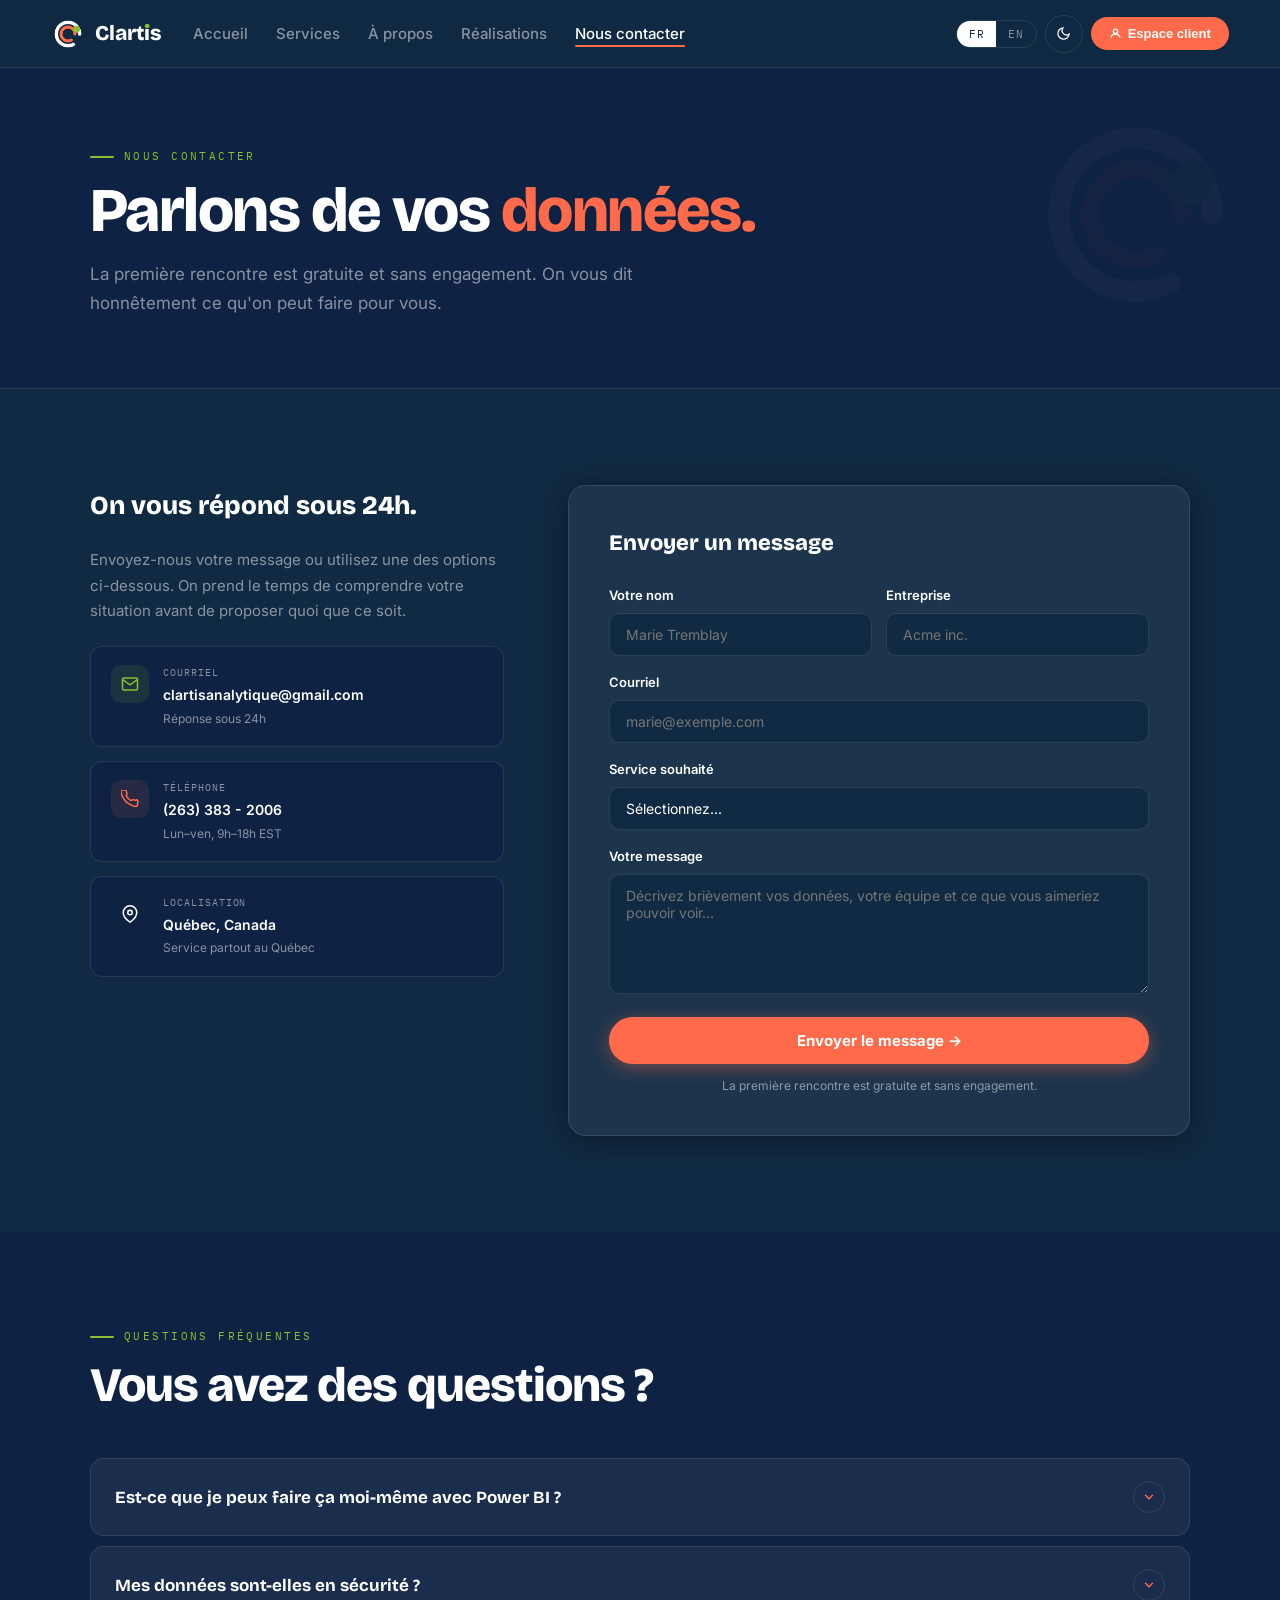
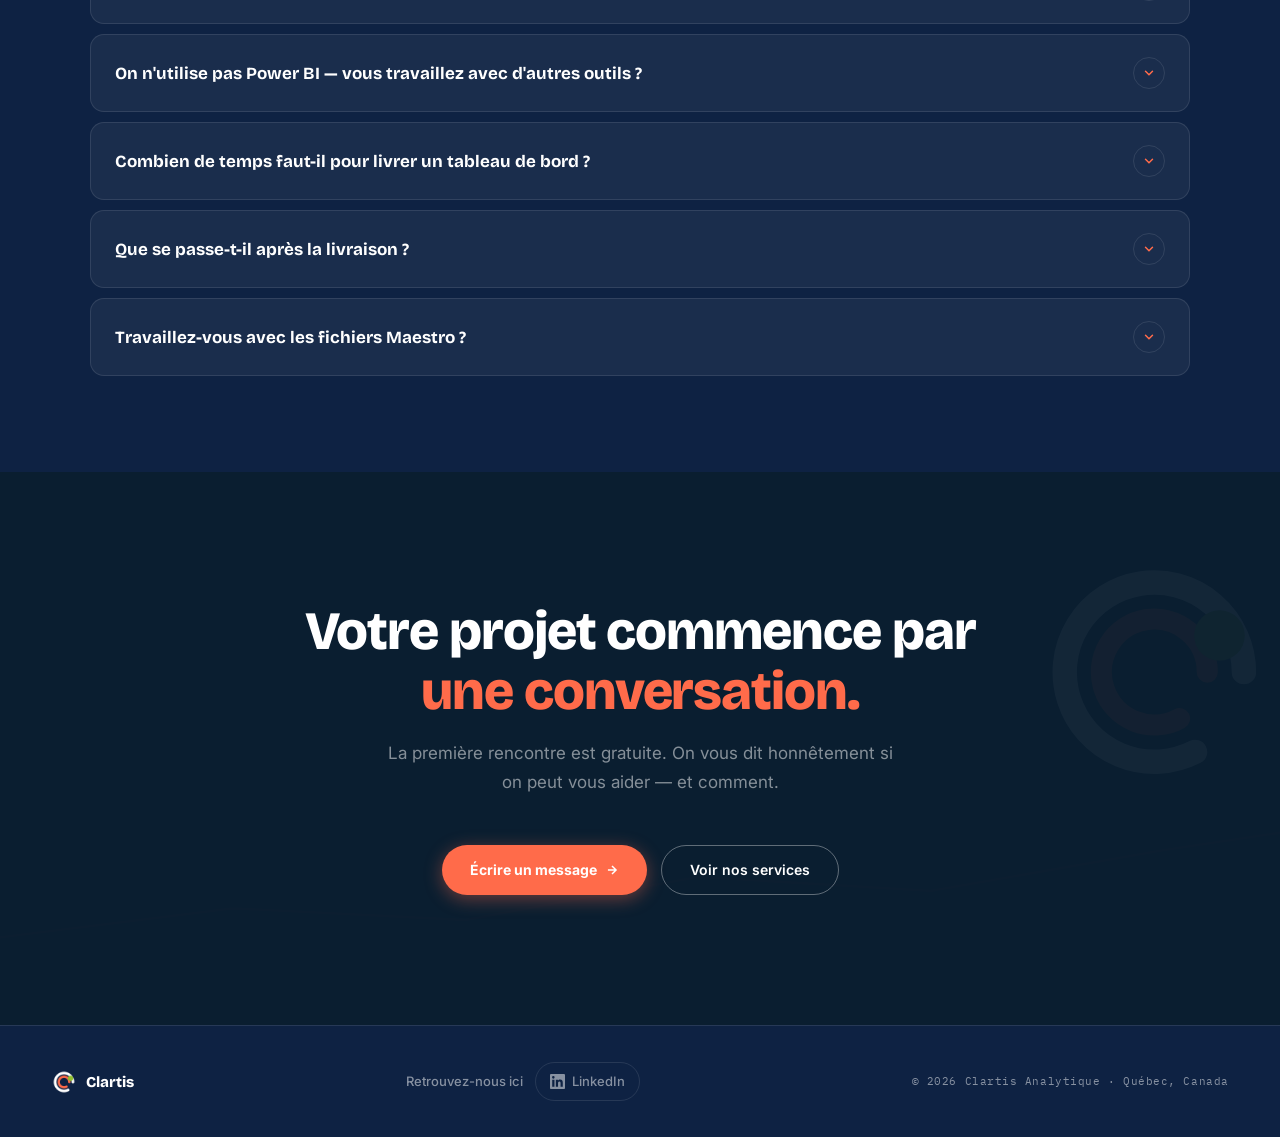
<file: contact.html>
<!doctype html>
<html lang="fr" data-theme="dark">
<head>
<meta charset="utf-8">
<meta name="viewport" content="width=device-width,initial-scale=1">
<title>Contact — Clartis Analytique</title>
<link rel="preconnect" href="https://fonts.googleapis.com">
<link rel="preconnect" href="https://fonts.gstatic.com" crossorigin>
<link href="https://fonts.googleapis.com/css2?family=Bricolage+Grotesque:opsz,wdth,wght@12..96,75..100,700;12..96,75..100,800&family=IBM+Plex+Mono:wght@400;500&family=Inter:wght@400;500;600&display=swap" rel="stylesheet">
<style>
:root{
  --bg:#fff;--bg2:#F4F7FA;--fg:#102A43;--fg2:#5A6B7E;
  --coral:#FF6B4A;--lime:#8FBF2E;--line:#E4E9EF;
  --card:#fff;--card-b:#E4E9EF;--nav-bg:rgba(255,255,255,.95);
  --shadow:0 4px 24px rgba(16,42,67,.10);
  --display:'Bricolage Grotesque',sans-serif;
  --body:'Inter',sans-serif;--mono:'IBM Plex Mono',monospace;
  --nav-h:68px;--max-w:1100px;
}
[data-theme="dark"]{
  --bg:#102A43;--bg2:#0E2243;--fg:#fff;--fg2:rgba(255,255,255,.5);
  --line:rgba(255,255,255,.1);--card:rgba(255,255,255,.05);--card-b:rgba(255,255,255,.1);
  --nav-bg:rgba(16,42,67,.97);--shadow:0 4px 32px rgba(0,0,0,.4);
}
*,*::before,*::after{box-sizing:border-box;margin:0;padding:0}
html{scroll-behavior:smooth}
body{font-family:var(--body);background:var(--bg);color:var(--fg);line-height:1.6;transition:background .3s,color .3s;-webkit-font-smoothing:antialiased;overflow-x:hidden}

/* ── MODAL ── */
#modal{position:fixed;inset:0;z-index:999;background:rgba(0,0,0,.55);backdrop-filter:blur(8px);display:flex;align-items:center;justify-content:center;opacity:0;visibility:hidden;transition:all .3s}
#modal.open{opacity:1;visibility:visible}
.modal-box{background:var(--bg);border-radius:20px;padding:48px;width:min(440px,calc(100vw - 40px));box-shadow:0 30px 80px rgba(0,0,0,.35);position:relative}
.modal-x{position:absolute;top:14px;right:14px;background:none;border:none;font-size:20px;cursor:pointer;color:var(--fg2);line-height:1;padding:6px}
.modal-title{font-family:var(--display);font-weight:800;font-size:24px;margin-bottom:6px}
.modal-sub{font-size:14px;color:var(--fg2);margin-bottom:28px}
.modal-inp{width:100%;padding:12px 16px;border:1.5px solid var(--line);border-radius:10px;font-family:var(--body);font-size:14px;background:var(--bg);color:var(--fg);outline:none;transition:border-color .2s;margin-bottom:12px}
.modal-inp:focus{border-color:var(--coral)}
.modal-btn{width:100%;padding:13px;background:var(--coral);color:#fff;border:none;border-radius:999px;font-weight:700;font-size:15px;cursor:pointer;transition:opacity .2s}
.modal-btn:hover{opacity:.88}
.modal-note{font-size:12px;color:var(--fg2);text-align:center;margin-top:12px}

/* ── UTILITAIRES ── */
.sec{padding:96px 24px;transition:background .3s}
.sec-inner{max-width:var(--max-w);margin:0 auto}
.eyebrow{font-family:var(--mono);font-size:11px;letter-spacing:.22em;text-transform:uppercase;color:var(--lime);display:flex;align-items:center;gap:10px;margin-bottom:14px}
.eyebrow::before{content:"";display:block;width:24px;height:1.5px;background:var(--lime);border-radius:2px}
.sec-title{font-family:var(--display);font-weight:800;font-size:clamp(28px,4vw,48px);letter-spacing:-.02em;color:var(--fg);line-height:1.05}
.reveal{opacity:0;transform:translateY(24px);transition:opacity .6s,transform .6s}
.reveal.vis{opacity:1;transform:translateY(0)}
.btn-a{display:inline-flex;align-items:center;gap:8px;padding:14px 28px;background:var(--coral);color:#fff;border-radius:999px;font-weight:700;font-size:14px;text-decoration:none;border:none;cursor:pointer;transition:transform .2s,box-shadow .2s;box-shadow:0 4px 18px rgba(255,107,74,.4)}
.btn-a:hover{transform:translateY(-3px);box-shadow:0 10px 30px rgba(255,107,74,.55)}
.btn-white{display:inline-flex;align-items:center;gap:8px;padding:13px 28px;background:transparent;color:#fff;border-radius:999px;font-weight:600;font-size:14px;text-decoration:none;border:1.5px solid rgba(255,255,255,.35);transition:all .2s}
.btn-white:hover{background:rgba(255,255,255,.1);border-color:rgba(255,255,255,.7);transform:translateY(-2px)}

/* ── PAGE HERO ── */
.page-hero{background:var(--bg2);padding:80px 24px 70px;border-bottom:1px solid var(--line);position:relative;overflow:hidden;transition:background .3s}
.ph-bg{position:absolute;inset:0;pointer-events:none;opacity:.04}
.ph-inner{max-width:var(--max-w);margin:0 auto;position:relative;z-index:1}
.ph-eyebrow{font-family:var(--mono);font-size:11px;letter-spacing:.22em;text-transform:uppercase;color:var(--lime);display:flex;align-items:center;gap:10px;margin-bottom:16px}
.ph-eyebrow::before{content:"";display:block;width:24px;height:1.5px;background:var(--lime);border-radius:2px}
.ph-title{font-family:var(--display);font-weight:800;font-size:clamp(36px,5vw,62px);letter-spacing:-.025em;color:var(--fg);line-height:.95;max-width:18ch;margin-bottom:20px}
.ph-title em{color:var(--coral);font-style:normal}
.ph-desc{font-size:17px;color:var(--fg2);max-width:50ch;line-height:1.7}

/* ── CONTACT GRID ── */
.contact-grid{display:grid;grid-template-columns:1fr 1.5fr;gap:64px;align-items:flex-start}

/* Infos */
.contact-info{display:flex;flex-direction:column;gap:14px}
.ci-title{font-family:var(--display);font-weight:800;font-size:26px;color:var(--fg);margin-bottom:6px}
.ci-sub{font-size:15px;color:var(--fg2);line-height:1.72;margin-bottom:8px}
.ci-card{display:flex;align-items:flex-start;gap:14px;padding:18px 20px;background:var(--bg2);border:1px solid var(--card-b);border-radius:12px;transition:transform .25s,box-shadow .25s}
.ci-card:hover{transform:translateX(5px);box-shadow:var(--shadow)}
.ci-icon{width:38px;height:38px;border-radius:10px;display:grid;place-items:center;flex-shrink:0}
.ci-label{font-family:var(--mono);font-size:9.5px;letter-spacing:.1em;text-transform:uppercase;color:var(--fg2);margin-bottom:4px}
.ci-val{font-size:14px;font-weight:600;color:var(--fg)}
.ci-hint{font-size:12px;color:var(--fg2);margin-top:2px}

/* Formulaire */
.form-card{background:var(--card);border:1px solid var(--card-b);border-radius:18px;padding:40px;box-shadow:var(--shadow)}
.form-card h3{font-family:var(--display);font-weight:800;font-size:22px;color:var(--fg);margin-bottom:24px}
.form-row{display:grid;grid-template-columns:1fr 1fr;gap:14px}
.form-group{margin-bottom:16px}
.form-group label{display:block;font-size:13px;font-weight:600;color:var(--fg);margin-bottom:7px}
.form-inp{width:100%;padding:12px 16px;border:1.5px solid var(--line);border-radius:10px;font-family:var(--body);font-size:14px;background:var(--bg);color:var(--fg);outline:none;transition:border-color .2s,box-shadow .2s;appearance:none}
.form-inp:focus{border-color:var(--coral);box-shadow:0 0 0 3px rgba(255,107,74,.1)}
textarea.form-inp{resize:vertical;min-height:120px}
.form-submit{width:100%;padding:14px;background:var(--coral);color:#fff;border:none;border-radius:999px;font-family:var(--body);font-weight:700;font-size:15px;cursor:pointer;transition:transform .2s,box-shadow .2s,opacity .2s;box-shadow:0 4px 18px rgba(255,107,74,.4)}
.form-submit:hover{transform:translateY(-2px);box-shadow:0 8px 28px rgba(255,107,74,.5)}
.form-note{font-size:12px;color:var(--fg2);text-align:center;margin-top:12px}

/* ── FAQ ACCORDÉON ── */
.faq-sec{background:var(--bg2);transition:background .3s}
.faq-list{display:flex;flex-direction:column;gap:10px;margin-top:48px}
.faq-item{background:var(--card);border:1px solid var(--card-b);border-radius:14px;overflow:hidden;transition:box-shadow .3s}
.faq-item.open{box-shadow:0 8px 28px rgba(16,42,67,.1)}
.faq-item.open .faq-icon{transform:rotate(180deg)}
.faq-q{display:flex;align-items:center;justify-content:space-between;padding:22px 24px;cursor:pointer;gap:16px;transition:background .2s}
.faq-q:hover{background:var(--bg2)}
.faq-q-text{font-family:var(--display);font-weight:700;font-size:17px;color:var(--fg);line-height:1.25}
.faq-icon{width:32px;height:32px;border-radius:50%;border:1.5px solid var(--line);display:grid;place-items:center;flex-shrink:0;color:var(--coral);transition:transform .4s cubic-bezier(.34,1.2,.64,1),background .2s,border-color .2s}
.faq-item.open .faq-icon{background:var(--coral);border-color:var(--coral);color:#fff}
.faq-body{display:grid;grid-template-rows:0fr;transition:grid-template-rows .4s ease}
.faq-item.open .faq-body{grid-template-rows:1fr}
.faq-body-inner{overflow:hidden}
.faq-a{padding:0 24px 22px;font-size:14px;color:var(--fg2);line-height:1.75;border-top:1px solid var(--line);padding-top:18px}

/* ── CTA ── */
.cta-sec{background:#102A43;padding:130px 24px;text-align:center;position:relative;overflow:hidden}
[data-theme="dark"] .cta-sec{background:#0A1E30}
.cta-bg{position:absolute;inset:0;pointer-events:none;opacity:.06}
.cta-inner{position:relative;z-index:1;max-width:680px;margin:0 auto}
.cta-title{font-family:var(--display);font-weight:800;font-size:clamp(30px,5vw,54px);color:#fff;letter-spacing:-.02em;margin-bottom:18px;line-height:1.1}
.cta-title em{color:var(--coral);font-style:normal}
.cta-sub{font-size:17px;color:rgba(255,255,255,.5);margin-bottom:48px;line-height:1.7;max-width:46ch;margin-left:auto;margin-right:auto}
.cta-btns{display:flex;gap:14px;justify-content:center;flex-wrap:wrap}

/* ── FOOTER ── */
footer{background:var(--bg2);border-top:1px solid var(--line);padding:36px 4%;transition:background .3s}
.foot-inner{margin:0 auto;display:flex;align-items:center;justify-content:space-between;gap:24px;flex-wrap:wrap}
.foot-logo{display:inline-flex;align-items:center;gap:9px;text-decoration:none;transition:opacity .2s}
.foot-logo:hover{opacity:.75}
.foot-logo img{width:26px;height:26px;object-fit:contain;display:block}
.foot-logo-name{font-family:var(--display);font-weight:800;font-size:15px;color:var(--fg)}
.foot-right{display:flex;align-items:center;gap:12px;flex-wrap:nowrap}
.foot-social-label{font-size:13px;color:var(--fg2);font-weight:500;white-space:nowrap}
.foot-social{display:inline-flex;align-items:center;gap:7px;padding:8px 14px;border:1.5px solid var(--line);border-radius:999px;font-size:13px;font-weight:500;color:var(--fg2);text-decoration:none;transition:all .2s}
.foot-social:hover{border-color:var(--fg);color:var(--fg)}
.foot-copy{font-family:var(--mono);font-size:11px;color:var(--fg2);letter-spacing:.05em;white-space:nowrap}
/* ── NAV ── */
.nav{position:sticky;top:0;z-index:100;height:var(--nav-h);background:var(--nav-bg);backdrop-filter:blur(16px);border-bottom:1px solid var(--line);transition:background .3s}
.nav-inner{width:100%;padding:0 4%;height:100%;display:flex;align-items:center;gap:0}
.nav-left{display:flex;align-items:center;gap:32px;flex:1}
.nav-logo{display:inline-flex;align-items:center;gap:10px;text-decoration:none;flex-shrink:0;transition:opacity .2s}
.nav-logo:hover{opacity:.75}
.nav-logo img{width:34px;height:34px;object-fit:contain;display:block}
.nav-logo-name{font-family:var(--display);font-weight:800;font-size:21px;color:var(--fg);line-height:1;white-space:nowrap}
.nav-i{display:inline-block;position:relative}
.nav-i::after{content:"";position:absolute;top:.04em;left:50%;transform:translateX(-50%);width:.22em;height:.22em;background:#8FBF2E;border-radius:50%}
.nav-links{display:flex;align-items:center;gap:28px;list-style:none}
.nav-links a{font-size:15px;font-weight:500;color:var(--fg2);text-decoration:none;position:relative;padding-bottom:4px;transition:color .22s;white-space:nowrap}
.nav-links a::after{content:"";position:absolute;bottom:0;left:0;width:0;height:2px;background:var(--coral);border-radius:2px;transition:width .28s ease}
.nav-links a:hover{color:var(--coral)}
.nav-links a:hover::after,.nav-links a.active::after{width:100%}
.nav-links a.active{color:var(--fg)}
.nav-ctrl{display:flex;align-items:center;gap:8px;flex-shrink:0}
.lang-tog{display:flex;border:1.5px solid var(--line);border-radius:999px;overflow:hidden}
.lang-tog button{padding:6px 12px;border:none;background:none;cursor:pointer;color:var(--fg2);font-family:var(--mono);font-size:11px;letter-spacing:.06em;transition:all .2s}
.lang-tog button.on{background:var(--fg);color:var(--bg)}
.theme-btn{width:38px;height:38px;border-radius:50%;border:1.5px solid var(--line);background:none;cursor:pointer;display:grid;place-items:center;color:var(--fg);transition:border-color .2s}
.theme-btn:hover{border-color:var(--fg)}
.nav-client{display:inline-flex;align-items:center;gap:6px;padding:9px 18px;background:var(--coral);color:#fff;border-radius:999px;font-size:13px;font-weight:600;border:none;cursor:pointer;transition:opacity .2s,transform .15s;white-space:nowrap}
.nav-client:hover{opacity:.88;transform:translateY(-1px)}
.burger{display:none;background:none;border:none;cursor:pointer;color:var(--fg)}
.mob-menu{position:fixed;inset:var(--nav-h) 0 0 0;background:var(--bg);padding:32px 24px;display:flex;flex-direction:column;gap:24px;transform:translateX(100%);transition:transform .3s;z-index:99;border-top:1px solid var(--line)}
.mob-menu.open{transform:translateX(0)}
.mob-menu a{font-size:22px;font-weight:700;color:var(--fg);text-decoration:none}

/* ── ANIM ── */
@keyframes up{from{opacity:0;transform:translateY(22px)}to{opacity:1;transform:translateY(0)}}

/* ── RESPONSIVE ── */
@media(max-width:900px){
  .hero-inner{grid-template-columns:1fr}
  .dash{display:none}
  .svc-grid,.proc-grid{grid-template-columns:1fr}
  .proc-step{border-radius:12px !important}
}
@media(max-width:1024px){
  .nav-links,.nav-client{display:none}
  .burger{display:block}
}
@media(max-width:640px){
  .hero-stats{flex-direction:column}
  .h-stat{border-right:none;border-bottom:1px solid var(--card-b)}
  .h-stat:last-child{border-bottom:none}
}

.nav-logo .logo-img-dark,.foot-logo .logo-img-dark{display:none}
[data-theme="dark"] .nav-logo .logo-img-light,[data-theme="dark"] .foot-logo .logo-img-light{display:none}
[data-theme="dark"] .nav-logo .logo-img-dark,[data-theme="dark"] .foot-logo .logo-img-dark{display:block}
</style>
</head>
<body>

<!-- MODAL -->
<div id="modal">
  <div class="modal-box">
    <button class="modal-x" onclick="document.getElementById('modal').classList.remove('open')">✕</button>
    <div class="modal-title">Espace client</div>
    <div class="modal-sub">Connectez-vous pour accéder à vos tableaux de bord.</div>
    <form onsubmit="return false">
      <input class="modal-inp" type="email" placeholder="Courriel">
      <input class="modal-inp" type="password" placeholder="Mot de passe">
      <button class="modal-btn">Se connecter →</button>
    </form>
    <p class="modal-note">Pas encore client ? <a href="#contact-form" style="color:var(--coral)" onclick="document.getElementById('modal').classList.remove('open')">Écrivez-nous</a></p>
  </div>
</div>

<!-- NAV -->
<nav class="nav">
  <div class="nav-inner">
    <!-- GAUCHE : logo + liens -->
    <div class="nav-left">
      <a href="contact.html" class="nav-logo">
        <img src="clartis-logo-light.png?v=2" alt="Clartis" class="logo-img-light"><img src="clartis-logo-dark.png?v=2" alt="Clartis" class="logo-img-dark">
        <span class="nav-logo-name">Clart<span class="nav-i">ı</span>s</span>
      </a>
      <ul class="nav-links">
      <li><a href="index.html">Accueil</a></li>
      <li><a href="services.html">Services</a></li>
      <li><a href="a-propos.html">À propos</a></li>
      <li><a href="realisations.html">Réalisations</a></li>
      <li><a href="contact.html" class="active">Nous contacter</a></li>
      </ul>
    </div>
    <!-- DROITE : FR/EN + thème + espace client -->
    <div class="nav-ctrl">
      <div class="lang-tog">
        <button id="btn-fr" class="on" onclick="setLang('fr')">FR</button>
        <button id="btn-en" onclick="setLang('en')">EN</button>
      </div>
      <button class="theme-btn" onclick="toggleTheme()" id="theme-btn">
        <svg id="ico-sun" width="15" height="15" viewBox="0 0 24 24" fill="none" stroke="currentColor" stroke-width="2" stroke-linecap="round" style="display:none"><circle cx="12" cy="12" r="5"/><line x1="12" y1="1" x2="12" y2="3"/><line x1="12" y1="21" x2="12" y2="23"/><line x1="4.22" y1="4.22" x2="5.64" y2="5.64"/><line x1="18.36" y1="18.36" x2="19.78" y2="19.78"/><line x1="1" y1="12" x2="3" y2="12"/><line x1="21" y1="12" x2="23" y2="12"/><line x1="4.22" y1="19.78" x2="5.64" y2="18.36"/><line x1="18.36" y1="5.64" x2="19.78" y2="4.22"/></svg>
        <svg id="ico-moon" width="15" height="15" viewBox="0 0 24 24" fill="none" stroke="currentColor" stroke-width="2" stroke-linecap="round"><path d="M21 12.79A9 9 0 1111.21 3 7 7 0 0021 12.79z"/></svg>
      </button>
      <button class="nav-client" onclick="document.getElementById('modal').classList.add('open')">
        <svg width="13" height="13" viewBox="0 0 24 24" fill="none" stroke="currentColor" stroke-width="2.5"><circle cx="12" cy="8" r="4"/><path d="M4 20c0-4 3.6-7 8-7s8 3 8 7"/></svg>
        <span data-fr="Espace client" data-en="Client portal">Espace client</span>
      </button>
      <button class="burger" onclick="document.getElementById('mob').classList.toggle('open')">
        <svg width="22" height="22" viewBox="0 0 22 22" fill="none"><rect y="4" width="22" height="2" rx="1" fill="currentColor"/><rect y="10" width="22" height="2" rx="1" fill="currentColor"/><rect y="16" width="22" height="2" rx="1" fill="currentColor"/></svg>
      </button>
    </div>
  </div>
</nav>
<div class="mob-menu" id="mob">
  <a href="index.html">Accueil</a>
  <a href="services.html">Services</a>
  <a href="a-propos.html">À propos</a>
  <a href="realisations.html">Réalisations</a>
  <a href="contact.html">Nous contacter</a>
</div>

<!-- PAGE HERO -->
<div class="page-hero">
  <svg class="ph-bg" viewBox="0 0 1100 280" preserveAspectRatio="xMidYMid slice">
    <g transform="translate(880,30) scale(6)" opacity=".6">
      <path d="M27 16a11 11 0 1 0-6 9.8" fill="none" stroke="currentColor" stroke-width="3" stroke-linecap="round"/>
      <path d="M22.5 16a6.5 6.5 0 1 0-3.4 5.7" fill="none" stroke="#FF6B4A" stroke-width="2.6" stroke-linecap="round"/>
      <circle cx="24" cy="11.5" r="3.1" fill="#8FBF2E"/>
    </g>
  </svg>
  <div class="ph-inner">
    <div class="ph-eyebrow" data-fr="Nous contacter" data-en="Contact us">Nous contacter</div>
    <h1 class="ph-title">
      <span data-fr="Parlons de vos" data-en="Let's talk about your">Parlons de vos</span>
      <em data-fr=" données." data-en=" data."> données.</em>
    </h1>
    <p class="ph-desc" data-fr="La première rencontre est gratuite et sans engagement. On vous dit honnêtement ce qu'on peut faire pour vous." data-en="The first meeting is free and no-commitment. We'll honestly tell you what we can do for you.">La première rencontre est gratuite et sans engagement. On vous dit honnêtement ce qu'on peut faire pour vous.</p>
  </div>
</div>

<!-- CONTACT -->
<section class="sec" id="contact-form">
  <div class="sec-inner">
    <div class="contact-grid">

      <!-- Infos -->
      <div class="contact-info reveal">
        <div class="ci-title" data-fr="On vous répond sous 24h." data-en="We reply within 24h.">On vous répond sous 24h.</div>
        <p class="ci-sub" data-fr="Envoyez-nous votre message ou utilisez une des options ci-dessous. On prend le temps de comprendre votre situation avant de proposer quoi que ce soit." data-en="Send us your message or use one of the options below. We take the time to understand your situation before proposing anything.">Envoyez-nous votre message ou utilisez une des options ci-dessous. On prend le temps de comprendre votre situation avant de proposer quoi que ce soit.</p>

        <div class="ci-card">
          <div class="ci-icon" style="background:rgba(143,191,46,.1)">
            <svg width="18" height="18" viewBox="0 0 24 24" fill="none" stroke="#8FBF2E" stroke-width="2" stroke-linecap="round"><path d="M4 4h16c1.1 0 2 .9 2 2v12c0 1.1-.9 2-2 2H4c-1.1 0-2-.9-2-2V6c0-1.1.9-2 2-2z"/><polyline points="22,6 12,13 2,6"/></svg>
          </div>
          <div>
            <div class="ci-label" data-fr="Courriel" data-en="Email">Courriel</div>
            <div class="ci-val">clartisanalytique@gmail.com</div>
            <div class="ci-hint" data-fr="Réponse sous 24h" data-en="Reply within 24h">Réponse sous 24h</div>
          </div>
        </div>

        <div class="ci-card">
          <div class="ci-icon" style="background:rgba(255,107,74,.1)">
            <svg width="18" height="18" viewBox="0 0 24 24" fill="none" stroke="#FF6B4A" stroke-width="2" stroke-linecap="round"><path d="M22 16.92v3a2 2 0 01-2.18 2 19.79 19.79 0 01-8.63-3.07A19.5 19.5 0 013.07 10.8a19.79 19.79 0 01-3.07-8.7A2 2 0 012.18 0h3a2 2 0 012 1.72c.127.96.361 1.903.7 2.81a2 2 0 01-.45 2.11L6.91 7.91a16 16 0 006.18 6.18l1.27-.54a2 2 0 012.11-.45c.907.339 1.85.573 2.81.7A2 2 0 0122 16.92z"/></svg>
          </div>
          <div>
            <div class="ci-label" data-fr="Téléphone" data-en="Phone">Téléphone</div>
            <div class="ci-val">(263) 383 - 2006</div>
            <div class="ci-hint" data-fr="Lun–ven, 9h–18h EST" data-en="Mon–Fri, 9am–6pm EST">Lun–ven, 9h–18h EST</div>
          </div>
        </div>

        <div class="ci-card">
          <div class="ci-icon" style="background:rgba(16,42,67,.07)">
            <svg width="18" height="18" viewBox="0 0 24 24" fill="none" stroke="var(--fg)" stroke-width="2" stroke-linecap="round"><path d="M21 10c0 7-9 13-9 13s-9-6-9-13a9 9 0 0118 0z"/><circle cx="12" cy="10" r="3"/></svg>
          </div>
          <div>
            <div class="ci-label" data-fr="Localisation" data-en="Location">Localisation</div>
            <div class="ci-val">Québec, Canada</div>
            <div class="ci-hint" data-fr="Service partout au Québec" data-en="Service across Quebec">Service partout au Québec</div>
          </div>
        </div>
      </div>

      <!-- Formulaire -->
      <div class="form-card reveal" style="transition-delay:.15s">
        <h3 data-fr="Envoyer un message" data-en="Send a message">Envoyer un message</h3>
        <form id="contact-form" action="https://formspree.io/f/mwvdnpek" method="POST">
          <input type="hidden" name="_subject" value="Nouveau message — Site Clartis">
          <div class="form-row">
            <div class="form-group">
              <label data-fr="Votre nom" data-en="Your name">Votre nom</label>
              <input class="form-inp" type="text" name="nom" placeholder="Marie Tremblay" required>
            </div>
            <div class="form-group">
              <label data-fr="Entreprise" data-en="Company">Entreprise</label>
              <input class="form-inp" type="text" name="entreprise" placeholder="Acme inc.">
            </div>
          </div>
          <div class="form-group">
            <label data-fr="Courriel" data-en="Email">Courriel</label>
            <input class="form-inp" type="email" name="email" placeholder="marie@exemple.com" required>
          </div>
          <div class="form-group">
            <label data-fr="Service souhaité" data-en="Service of interest">Service souhaité</label>
            <select class="form-inp" name="service">
              <option value="" data-fr="Sélectionnez..." data-en="Select...">Sélectionnez...</option>
              <option data-fr="Tableau de bord Power BI" data-en="Power BI Dashboard">Tableau de bord Power BI</option>
              <option data-fr="Rapport interactif" data-en="Interactive Report">Rapport interactif</option>
              <option data-fr="Analyse de performance" data-en="Performance Analysis">Analyse de performance</option>
              <option data-fr="Entretien mensuel" data-en="Monthly Maintenance">Entretien mensuel</option>
              <option data-fr="Consultation stratégique" data-en="Strategic Consultation">Consultation stratégique</option>
              <option data-fr="Formation Power BI" data-en="Power BI Training">Formation Power BI</option>
              <option data-fr="Je ne sais pas encore" data-en="Not sure yet">Je ne sais pas encore</option>
            </select>
          </div>
          <div class="form-group">
            <label data-fr="Votre message" data-en="Your message">Votre message</label>
            <textarea class="form-inp" name="message" placeholder="Décrivez brièvement vos données, votre équipe et ce que vous aimeriez pouvoir voir..." required></textarea>
          </div>
          <button type="submit" class="form-submit" id="submit-btn">
            <span data-fr="Envoyer le message →" data-en="Send message →">Envoyer le message →</span>
          </button>
          <p class="form-note" data-fr="La première rencontre est gratuite et sans engagement." data-en="The first meeting is free and no-commitment.">La première rencontre est gratuite et sans engagement.</p>
        </form>
      </div>

    </div>
  </div>
</section>

<!-- FAQ -->
<section class="sec faq-sec">
  <div class="sec-inner">
    <div class="eyebrow reveal" data-fr="Questions fréquentes" data-en="FAQ">Questions fréquentes</div>
    <h2 class="sec-title reveal" style="transition-delay:.1s" data-fr="Vous avez des questions ?" data-en="You have questions?">Vous avez des questions ?</h2>

    <div class="faq-list" style="margin-top:48px">

      <div class="faq-item reveal" style="transition-delay:.15s">
        <div class="faq-q" onclick="toggleFaq(this)">
          <span class="faq-q-text" data-fr="Est-ce que je peux faire ça moi-même avec Power BI ?" data-en="Can I do this myself with Power BI?">Est-ce que je peux faire ça moi-même avec Power BI ?</span>
          <span class="faq-icon"><svg width="14" height="14" viewBox="0 0 24 24" fill="none" stroke="currentColor" stroke-width="2.5" stroke-linecap="round"><path d="M6 9l6 6 6-6"/></svg></span>
        </div>
        <div class="faq-body">
          <div class="faq-body-inner">
            <div class="faq-a" data-fr="Techniquement, oui. Mais le vrai travail — nettoyer vos données, les relier correctement, s'assurer que les chiffres sont juste — représente 80% du temps. Et ce temps, pour votre équipe, vaut souvent bien plus que notre tarif. On vous livre quelque chose de fiable en 1 à 3 semaines pendant que vous continuez à faire ce que vous faites de mieux." data-en="Technically, yes. But the real work — cleaning your data, connecting it correctly, making sure the numbers are right — represents 80% of the time. And that time, for your team, is often worth much more than our fee. We deliver something reliable in 1 to 3 weeks while you keep doing what you do best.">Techniquement, oui. Mais le vrai travail — nettoyer vos données, les relier correctement, s'assurer que les chiffres sont juste — représente 80% du temps. Et ce temps, pour votre équipe, vaut souvent bien plus que notre tarif. On vous livre quelque chose de fiable en 1 à 3 semaines pendant que vous continuez à faire ce que vous faites de mieux.</div>
          </div>
        </div>
      </div>

      <div class="faq-item reveal" style="transition-delay:.2s">
        <div class="faq-q" onclick="toggleFaq(this)">
          <span class="faq-q-text" data-fr="Mes données sont-elles en sécurité ?" data-en="Is my data secure?">Mes données sont-elles en sécurité ?</span>
          <span class="faq-icon"><svg width="14" height="14" viewBox="0 0 24 24" fill="none" stroke="currentColor" stroke-width="2.5" stroke-linecap="round"><path d="M6 9l6 6 6-6"/></svg></span>
        </div>
        <div class="faq-body">
          <div class="faq-body-inner">
            <div class="faq-a" data-fr="Absolument. Vos données restent dans votre environnement (Microsoft 365, votre serveur, etc.). On ne stocke rien de notre côté. Un accord de confidentialité peut être signé avant de commencer — c'est notre pratique standard." data-en="Absolutely. Your data stays in your environment (Microsoft 365, your server, etc.). We don't store anything on our end. A confidentiality agreement can be signed before we start — that's our standard practice.">Absolument. Vos données restent dans votre environnement (Microsoft 365, votre serveur, etc.). On ne stocke rien de notre côté. Un accord de confidentialité peut être signé avant de commencer — c'est notre pratique standard.</div>
          </div>
        </div>
      </div>

      <div class="faq-item reveal" style="transition-delay:.25s">
        <div class="faq-q" onclick="toggleFaq(this)">
          <span class="faq-q-text" data-fr="On n'utilise pas Power BI — vous travaillez avec d'autres outils ?" data-en="We don't use Power BI — do you work with other tools?">On n'utilise pas Power BI — vous travaillez avec d'autres outils ?</span>
          <span class="faq-icon"><svg width="14" height="14" viewBox="0 0 24 24" fill="none" stroke="currentColor" stroke-width="2.5" stroke-linecap="round"><path d="M6 9l6 6 6-6"/></svg></span>
        </div>
        <div class="faq-body">
          <div class="faq-body-inner">
            <div class="faq-a" data-fr="Power BI est notre spécialité, mais on peut aussi produire des rapports en format Excel, PDF, ou d'autres formats selon vos besoins. Contactez-nous et on voit ensemble ce qui convient le mieux à votre situation." data-en="Power BI is our specialty, but we can also produce reports in Excel, PDF, or other formats based on your needs. Contact us and we'll figure out together what suits your situation best.">Power BI est notre spécialité, mais on peut aussi produire des rapports en format Excel, PDF, ou d'autres formats selon vos besoins. Contactez-nous et on voit ensemble ce qui convient le mieux à votre situation.</div>
          </div>
        </div>
      </div>

      <div class="faq-item reveal" style="transition-delay:.3s">
        <div class="faq-q" onclick="toggleFaq(this)">
          <span class="faq-q-text" data-fr="Combien de temps faut-il pour livrer un tableau de bord ?" data-en="How long does it take to deliver a dashboard?">Combien de temps faut-il pour livrer un tableau de bord ?</span>
          <span class="faq-icon"><svg width="14" height="14" viewBox="0 0 24 24" fill="none" stroke="currentColor" stroke-width="2.5" stroke-linecap="round"><path d="M6 9l6 6 6-6"/></svg></span>
        </div>
        <div class="faq-body">
          <div class="faq-body-inner">
            <div class="faq-a" data-fr="Entre 1 et 3 semaines selon la complexité du projet et le nombre de sources de données à connecter. On vous confirme le délai exact lors de la première rencontre, avant de commencer quoi que ce soit." data-en="Between 1 and 3 weeks depending on the complexity of the project and the number of data sources to connect. We confirm the exact timeline at the first meeting, before starting anything.">Entre 1 et 3 semaines selon la complexité du projet et le nombre de sources de données à connecter. On vous confirme le délai exact lors de la première rencontre, avant de commencer quoi que ce soit.</div>
          </div>
        </div>
      </div>

      <div class="faq-item reveal" style="transition-delay:.35s">
        <div class="faq-q" onclick="toggleFaq(this)">
          <span class="faq-q-text" data-fr="Que se passe-t-il après la livraison ?" data-en="What happens after delivery?">Que se passe-t-il après la livraison ?</span>
          <span class="faq-icon"><svg width="14" height="14" viewBox="0 0 24 24" fill="none" stroke="currentColor" stroke-width="2.5" stroke-linecap="round"><path d="M6 9l6 6 6-6"/></svg></span>
        </div>
        <div class="faq-body">
          <div class="faq-body-inner">
            <div class="faq-a" data-fr="Vous devenez autonome — c'est notre objectif. On vous forme à utiliser et naviguer dans votre tableau de bord. Si vous souhaitez qu'on continue à le maintenir et le faire évoluer, on propose une formule mensuelle adaptée à vos besoins." data-en="You become autonomous — that's our goal. We train you to use and navigate your dashboard. If you'd like us to continue maintaining and evolving it, we offer a monthly plan adapted to your needs.">Vous devenez autonome — c'est notre objectif. On vous forme à utiliser et naviguer dans votre tableau de bord. Si vous souhaitez qu'on continue à le maintenir et le faire évoluer, on propose une formule mensuelle adaptée à vos besoins.</div>
          </div>
        </div>
      </div>

      <div class="faq-item reveal" style="transition-delay:.4s">
        <div class="faq-q" onclick="toggleFaq(this)">
          <span class="faq-q-text" data-fr="Travaillez-vous avec les fichiers Maestro ?" data-en="Do you work with Maestro files?">Travaillez-vous avec les fichiers Maestro ?</span>
          <span class="faq-icon"><svg width="14" height="14" viewBox="0 0 24 24" fill="none" stroke="currentColor" stroke-width="2.5" stroke-linecap="round"><path d="M6 9l6 6 6-6"/></svg></span>
        </div>
        <div class="faq-body">
          <div class="faq-body-inner">
            <div class="faq-a" data-fr="Oui, c'est l'une de nos spécialités. On connecte directement vos fichiers Maestro à Power BI pour que vos données se mettent à jour automatiquement dans votre tableau de bord — sans manipulation manuelle de votre part." data-en="Yes, that's one of our specialties. We connect your Maestro files directly to Power BI so your data updates automatically in your dashboard — without any manual intervention on your part.">Oui, c'est l'une de nos spécialités. On connecte directement vos fichiers Maestro à Power BI pour que vos données se mettent à jour automatiquement dans votre tableau de bord — sans manipulation manuelle de votre part.</div>
          </div>
        </div>
      </div>

    </div>
  </div>
</section>

<!-- CTA -->
<div class="cta-sec">
  <svg class="cta-bg" viewBox="0 0 1100 500" preserveAspectRatio="xMidYMid slice">
    <g transform="translate(880,60) scale(7)" opacity=".6">
      <path d="M27 16a11 11 0 1 0-6 9.8" fill="none" stroke="white" stroke-width="3" stroke-linecap="round"/>
      <path d="M22.5 16a6.5 6.5 0 1 0-3.4 5.7" fill="none" stroke="#FF6B4A" stroke-width="2.6" stroke-linecap="round"/>
      <circle cx="24" cy="11.5" r="3.1" fill="#8FBF2E"/>
    </g>
    <polyline points="0,400 200,375 400,385 600,348 800,360 1000,325 1100,310" fill="none" stroke="rgba(255,107,74,.18)" stroke-width="2" stroke-linecap="round" stroke-linejoin="round"/>
  </svg>
  <div class="cta-inner">
    <h2 class="cta-title">
      <span data-fr="Votre projet commence par" data-en="Your project starts with">Votre projet commence par</span><br>
      <em data-fr="une conversation." data-en="a conversation.">une conversation.</em>
    </h2>
    <p class="cta-sub" data-fr="La première rencontre est gratuite. On vous dit honnêtement si on peut vous aider — et comment." data-en="The first meeting is free. We'll honestly tell you if and how we can help.">La première rencontre est gratuite. On vous dit honnêtement si on peut vous aider — et comment.</p>
    <div class="cta-btns">
      <a href="#contact-form" class="btn-a">
        <span data-fr="Écrire un message" data-en="Send a message">Écrire un message</span>
        <svg width="14" height="14" viewBox="0 0 24 24" fill="none" stroke="currentColor" stroke-width="2.5"><path d="M5 12h14M12 5l7 7-7 7"/></svg>
      </a>
      <a href="services.html" class="btn-white" data-fr="Voir nos services" data-en="Our services">Voir nos services</a>
    </div>
  </div>
</div>

<!-- FOOTER -->
<footer>
  <div class="foot-inner">
    <a href="index.html" class="foot-logo">
      <img src="clartis-logo-light.png?v=2" alt="Clartis" class="logo-img-light">
      <img src="clartis-logo-dark.png?v=2" alt="Clartis" class="logo-img-dark">
      <span class="foot-logo-name">Clartis</span>
    </a>
    <div class="foot-right" style="display:flex;align-items:center;gap:12px;flex-wrap:nowrap">
      <span class="foot-social-label" data-fr="Retrouvez-nous ici" data-en="Find us here">Retrouvez-nous ici</span>
      <a href="https://linkedin.com/company/clartis-analytique" target="_blank" rel="noopener" class="foot-social">
        <svg width="15" height="15" viewBox="0 0 24 24" fill="currentColor"><path d="M20.447 20.452h-3.554v-5.569c0-1.328-.027-3.037-1.852-3.037-1.853 0-2.136 1.445-2.136 2.939v5.667H9.351V9h3.414v1.561h.046c.477-.9 1.637-1.85 3.37-1.85 3.601 0 4.267 2.37 4.267 5.455v6.286zM5.337 7.433a2.062 2.062 0 01-2.063-2.065 2.064 2.064 0 112.063 2.065zm1.782 13.019H3.555V9h3.564v11.452zM22.225 0H1.771C.792 0 0 .774 0 1.729v20.542C0 23.227.792 24 1.771 24h20.451C23.2 24 24 23.227 24 22.271V1.729C24 .774 23.2 0 22.222 0h.003z"/></svg>
        LinkedIn
      </a>
    </div>
    <span class="foot-copy">© 2026 Clartis Analytique · Québec, Canada</span>
  </div>
</footer>

<script>
/* THEME */
function toggleTheme(){
  const d=document.documentElement,dark=d.getAttribute('data-theme')==='dark';
  d.setAttribute('data-theme',dark?'light':'dark');
  document.getElementById('ico-sun').style.display=dark?'block':'none';
  document.getElementById('ico-moon').style.display=dark?'none':'block';
  localStorage.setItem('cl-theme',dark?'light':'dark');
}
(function(){
  const s=localStorage.getItem('cl-theme')||'dark';
  document.documentElement.setAttribute('data-theme',s);
  const isDark=s==='dark';
  document.getElementById('ico-sun').style.display=isDark?'none':'block';
  document.getElementById('ico-moon').style.display=isDark?'block':'none';
})();
/* LANG */
let lang='fr';
function setLang(l){
  lang=l;
  document.getElementById('btn-fr').classList.toggle('on',l==='fr');
  document.getElementById('btn-en').classList.toggle('on',l==='en');
  document.querySelectorAll('[data-fr]').forEach(el=>{const v=el.getAttribute('data-'+l);if(v)el.textContent=v;});
  document.documentElement.lang=l;
}
/* MODAL */
document.getElementById('modal').addEventListener('click',function(e){if(e.target===this)this.classList.remove('open');});

/* FAQ ACCORDÉON */
function toggleFaq(btn){
  const item = btn.closest('.faq-item');
  const isOpen = item.classList.contains('open');
  // Ferme tous les autres
  document.querySelectorAll('.faq-item.open').forEach(i=>{
    if(i !== item) i.classList.remove('open');
  });
  item.classList.toggle('open', !isOpen);
}

/* REVEAL */
function reveal(){
  document.querySelectorAll('.reveal').forEach(el=>{
    if(el.getBoundingClientRect().top < window.innerHeight - 60) el.classList.add('vis');
  });
}
window.addEventListener('scroll', reveal);
setTimeout(reveal, 300);
</script>
</body>
</html>
</file>
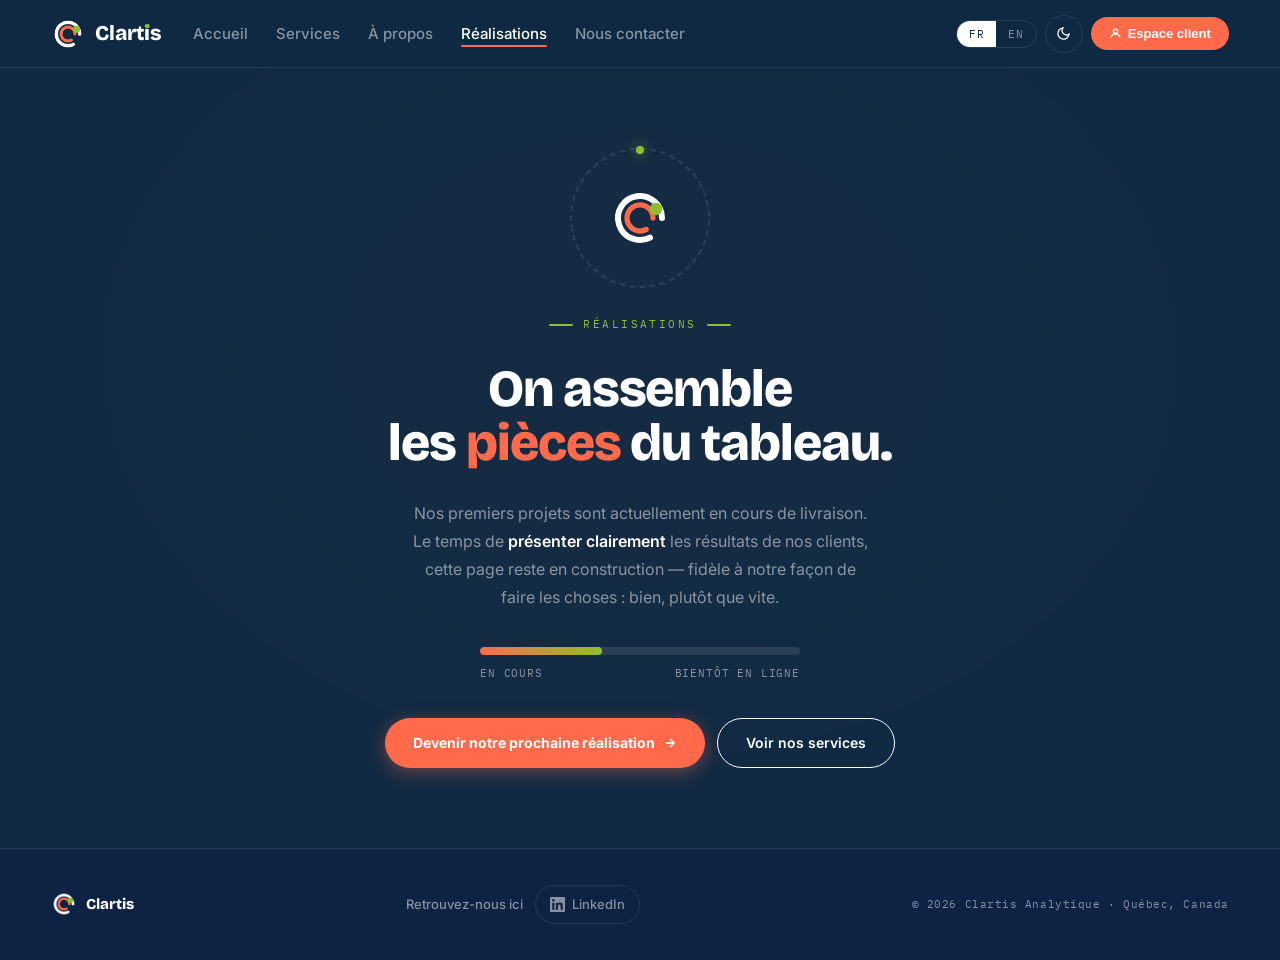
<file: realisations.html>
<!doctype html>
<html lang="fr" data-theme="dark">
<head>
<meta charset="utf-8">
<meta name="viewport" content="width=device-width,initial-scale=1">
<title>Réalisations — Clartis Analytique</title>
<link rel="preconnect" href="https://fonts.googleapis.com">
<link rel="preconnect" href="https://fonts.gstatic.com" crossorigin>
<link href="https://fonts.googleapis.com/css2?family=Bricolage+Grotesque:opsz,wdth,wght@12..96,75..100,700;12..96,75..100,800&family=IBM+Plex+Mono:wght@400;500&family=Inter:wght@400;500;600&display=swap" rel="stylesheet">
<style>
:root{
  --bg:#fff;--bg2:#F4F7FA;--fg:#102A43;--fg2:#5A6B7E;
  --coral:#FF6B4A;--lime:#8FBF2E;--line:#E4E9EF;
  --card:#fff;--card-b:#E4E9EF;--nav-bg:rgba(255,255,255,.95);
  --shadow:0 4px 24px rgba(16,42,67,.10);
  --display:'Bricolage Grotesque',sans-serif;
  --body:'Inter',sans-serif;--mono:'IBM Plex Mono',monospace;
  --nav-h:68px;
}
[data-theme="dark"]{
  --bg:#102A43;--bg2:#0E2243;--fg:#fff;--fg2:rgba(255,255,255,.5);
  --line:rgba(255,255,255,.1);--card:rgba(255,255,255,.05);--card-b:rgba(255,255,255,.1);
  --nav-bg:rgba(16,42,67,.97);--shadow:0 4px 32px rgba(0,0,0,.4);
}
*,*::before,*::after{box-sizing:border-box;margin:0;padding:0}
html{scroll-behavior:smooth}
body{font-family:var(--body);background:var(--bg);color:var(--fg);line-height:1.6;transition:background .3s,color .3s;-webkit-font-smoothing:antialiased;overflow-x:hidden}

/* ── NAV ── */
.nav{position:sticky;top:0;z-index:100;height:var(--nav-h);background:var(--nav-bg);backdrop-filter:blur(16px);border-bottom:1px solid var(--line);transition:background .3s}
.nav-inner{width:100%;padding:0 4%;height:100%;display:flex;align-items:center;gap:0}
.nav-left{display:flex;align-items:center;gap:32px;flex:1}
.nav-logo{display:inline-flex;align-items:center;gap:10px;text-decoration:none;flex-shrink:0;transition:opacity .2s}
.nav-logo:hover{opacity:.75}
.nav-logo img{width:34px;height:34px;object-fit:contain;display:block}
.nav-logo-name{font-family:var(--display);font-weight:800;font-size:21px;color:var(--fg);line-height:1;white-space:nowrap}
.nav-i{display:inline-block;position:relative}
.nav-i::after{content:"";position:absolute;top:.04em;left:50%;transform:translateX(-50%);width:.22em;height:.22em;background:#8FBF2E;border-radius:50%}
.nav-links{display:flex;align-items:center;gap:28px;list-style:none}
.nav-links a{font-size:15px;font-weight:500;color:var(--fg2);text-decoration:none;position:relative;padding-bottom:4px;transition:color .22s;white-space:nowrap}
.nav-links a::after{content:"";position:absolute;bottom:0;left:0;width:0;height:2px;background:var(--coral);border-radius:2px;transition:width .28s ease}
.nav-links a:hover{color:var(--coral)}
.nav-links a:hover::after,.nav-links a.active::after{width:100%}
.nav-links a.active{color:var(--fg)}
.nav-ctrl{display:flex;align-items:center;gap:8px;flex-shrink:0}
.lang-tog{display:flex;border:1.5px solid var(--line);border-radius:999px;overflow:hidden}
.lang-tog button{padding:6px 12px;border:none;background:none;cursor:pointer;color:var(--fg2);font-family:var(--mono);font-size:11px;letter-spacing:.06em;transition:all .2s}
.lang-tog button.on{background:var(--fg);color:var(--bg)}
.theme-btn{width:38px;height:38px;border-radius:50%;border:1.5px solid var(--line);background:none;cursor:pointer;display:grid;place-items:center;color:var(--fg);transition:border-color .2s}
.theme-btn:hover{border-color:var(--fg)}
.nav-client{display:inline-flex;align-items:center;gap:6px;padding:9px 18px;background:var(--coral);color:#fff;border-radius:999px;font-size:13px;font-weight:600;border:none;cursor:pointer;transition:opacity .2s,transform .15s;white-space:nowrap}
.nav-client:hover{opacity:.88;transform:translateY(-1px)}
.burger{display:none;background:none;border:none;cursor:pointer;color:var(--fg)}
.mob-menu{position:fixed;inset:var(--nav-h) 0 0 0;background:var(--bg);padding:32px 24px;display:flex;flex-direction:column;gap:24px;transform:translateX(100%);transition:transform .3s;z-index:99;border-top:1px solid var(--line)}
.mob-menu.open{transform:translateX(0)}
.mob-menu a{font-size:22px;font-weight:700;color:var(--fg);text-decoration:none}
.nav-logo .logo-img-dark,.foot-logo .logo-img-dark{display:none}
[data-theme="dark"] .nav-logo .logo-img-light,[data-theme="dark"] .foot-logo .logo-img-light{display:none}
[data-theme="dark"] .nav-logo .logo-img-dark,[data-theme="dark"] .foot-logo .logo-img-dark{display:block}

/* ── MODAL ── */
#modal{position:fixed;inset:0;z-index:999;background:rgba(0,0,0,.55);backdrop-filter:blur(8px);display:flex;align-items:center;justify-content:center;opacity:0;visibility:hidden;transition:all .3s}
#modal.open{opacity:1;visibility:visible}
.modal-box{background:var(--bg);border-radius:20px;padding:48px;width:min(440px,calc(100vw - 40px));box-shadow:0 30px 80px rgba(0,0,0,.35);position:relative}
.modal-x{position:absolute;top:14px;right:14px;background:none;border:none;font-size:20px;cursor:pointer;color:var(--fg2)}
.modal-title{font-family:var(--display);font-weight:800;font-size:24px;margin-bottom:6px}
.modal-sub{font-size:14px;color:var(--fg2);margin-bottom:28px}
.modal-inp{width:100%;padding:12px 16px;border:1.5px solid var(--line);border-radius:10px;font-family:var(--body);font-size:14px;background:var(--bg);color:var(--fg);outline:none;transition:border-color .2s;margin-bottom:12px}
.modal-inp:focus{border-color:var(--coral)}
.modal-btn{width:100%;padding:13px;background:var(--coral);color:#fff;border:none;border-radius:999px;font-weight:700;font-size:15px;cursor:pointer}
.modal-note{font-size:12px;color:var(--fg2);text-align:center;margin-top:12px}

/* ── CONSTRUCTION ── */
.build{
  min-height:calc(100vh - var(--nav-h) - 90px);
  display:flex;align-items:center;justify-content:center;
  padding:80px 24px;position:relative;overflow:hidden;
  background:var(--bg);transition:background .3s;
}
.build-bg{position:absolute;inset:0;pointer-events:none;opacity:.05}
.build-inner{position:relative;z-index:1;max-width:640px;text-align:center;display:flex;flex-direction:column;align-items:center;gap:28px}

/* Symbole animé — la lentille en train de se "construire" */
.build-icon{position:relative;width:140px;height:140px;display:grid;place-items:center}
.build-icon svg{position:relative;z-index:1}
.build-icon .ring{
  position:absolute;inset:0;border-radius:50%;
  border:2px dashed var(--line);
  animation:spin 16s linear infinite;
}
.build-icon .dot-orbit{
  position:absolute;inset:0;
  animation:spin 4s linear infinite;
}
.build-icon .dot-orbit::after{
  content:"";position:absolute;top:-2px;left:50%;
  width:8px;height:8px;border-radius:50%;
  background:var(--lime);transform:translateX(-50%);
  box-shadow:0 0 12px rgba(143,191,46,.6);
}
@keyframes spin{from{transform:rotate(0)}to{transform:rotate(360deg)}}

.build-eyebrow{font-family:var(--mono);font-size:11px;letter-spacing:.22em;text-transform:uppercase;color:var(--lime);display:flex;align-items:center;gap:10px}
.build-eyebrow::before,.build-eyebrow::after{content:"";display:block;width:24px;height:1.5px;background:var(--lime);border-radius:2px}

.build-title{font-family:var(--display);font-weight:800;font-size:clamp(32px,5vw,52px);letter-spacing:-.02em;color:var(--fg);line-height:1.05}
.build-title em{color:var(--coral);font-style:normal}

.build-desc{font-size:16px;color:var(--fg2);line-height:1.75;max-width:46ch}
.build-desc strong{color:var(--fg);font-weight:600}

/* Barre de progression symbolique */
.build-progress{width:100%;max-width:320px;display:flex;flex-direction:column;gap:10px;margin-top:8px}
.build-bar{height:8px;border-radius:999px;background:var(--card-b);overflow:hidden;position:relative}
.build-bar-fill{
  position:absolute;inset:0;width:38%;border-radius:999px;
  background:linear-gradient(90deg,var(--coral),var(--lime));
  animation:pulse 2.4s ease-in-out infinite;
}
@keyframes pulse{0%,100%{opacity:1}50%{opacity:.6}}
.build-progress-label{font-family:var(--mono);font-size:10.5px;letter-spacing:.08em;text-transform:uppercase;color:var(--fg2);display:flex;justify-content:space-between}

.build-actions{display:flex;gap:12px;flex-wrap:wrap;justify-content:center;margin-top:8px}
.btn-a{display:inline-flex;align-items:center;gap:8px;padding:14px 28px;background:var(--coral);color:#fff;border-radius:999px;font-weight:700;font-size:14px;text-decoration:none;border:none;cursor:pointer;transition:transform .2s,box-shadow .2s;box-shadow:0 4px 18px rgba(255,107,74,.4)}
.btn-a:hover{transform:translateY(-3px);box-shadow:0 10px 30px rgba(255,107,74,.55)}
.btn-b{display:inline-flex;align-items:center;gap:8px;padding:13px 28px;background:transparent;color:var(--fg);border-radius:999px;font-weight:600;font-size:14px;text-decoration:none;border:1.5px solid var(--fg);transition:all .2s}
.btn-b:hover{background:var(--fg);color:var(--bg);transform:translateY(-2px)}

/* ── FOOTER ── */
footer{background:var(--bg2);border-top:1px solid var(--line);padding:36px 4%;transition:background .3s}
.foot-inner{width:100%;display:flex;align-items:center;justify-content:space-between;gap:24px;flex-wrap:wrap}
.foot-logo{display:inline-flex;align-items:center;gap:9px;text-decoration:none;transition:opacity .2s}
.foot-logo:hover{opacity:.75}
.foot-logo img{width:26px;height:26px;object-fit:contain;display:block}
.foot-logo-name{font-family:var(--display);font-weight:800;font-size:15px;color:var(--fg)}
.foot-right{display:flex;align-items:center;gap:12px}
.foot-social-label{font-size:13px;color:var(--fg2);font-weight:500;white-space:nowrap}
.foot-social{display:inline-flex;align-items:center;gap:7px;padding:8px 14px;border:1.5px solid var(--line);border-radius:999px;font-size:13px;font-weight:500;color:var(--fg2);text-decoration:none;transition:all .2s}
.foot-social:hover{border-color:var(--fg);color:var(--fg)}
.foot-copy{font-family:var(--mono);font-size:11px;color:var(--fg2);letter-spacing:.05em}

@media(max-width:1024px){.nav-links,.nav-client{display:none}.burger{display:block}}
@media(max-width:640px){.build-icon{width:110px;height:110px}}
</style>
</head>
<body>

<!-- MODAL -->
<div id="modal">
  <div class="modal-box">
    <button class="modal-x" onclick="document.getElementById('modal').classList.remove('open')">✕</button>
    <div class="modal-title">Espace client</div>
    <div class="modal-sub">Connectez-vous pour accéder à vos tableaux de bord.</div>
    <form onsubmit="return false">
      <input class="modal-inp" type="email" placeholder="Courriel">
      <input class="modal-inp" type="password" placeholder="Mot de passe">
      <button class="modal-btn">Se connecter →</button>
    </form>
    <p class="modal-note">Pas encore client ? <a href="contact.html" style="color:var(--coral)">Contactez-nous</a></p>
  </div>
</div>

<!-- NAV -->
<nav class="nav">
  <div class="nav-inner">
    <div class="nav-left">
      <a href="index.html" class="nav-logo">
        <img src="clartis-logo-light.png?v=2" alt="Clartis" class="logo-img-light">
        <img src="clartis-logo-dark.png?v=2" alt="Clartis" class="logo-img-dark">
        <span class="nav-logo-name">Clart<span class="nav-i">ı</span>s</span>
      </a>
      <ul class="nav-links">
        <li><a href="index.html">Accueil</a></li>
        <li><a href="services.html">Services</a></li>
        <li><a href="a-propos.html">À propos</a></li>
        <li><a href="realisations.html" class="active">Réalisations</a></li>
        <li><a href="contact.html">Nous contacter</a></li>
      </ul>
    </div>
    <div class="nav-ctrl">
      <div class="lang-tog">
        <button id="btn-fr" class="on" onclick="setLang('fr')">FR</button>
        <button id="btn-en" onclick="setLang('en')">EN</button>
      </div>
      <button class="theme-btn" onclick="toggleTheme()" id="theme-btn">
        <svg id="ico-sun" width="15" height="15" viewBox="0 0 24 24" fill="none" stroke="currentColor" stroke-width="2" stroke-linecap="round" style="display:none"><circle cx="12" cy="12" r="5"/><line x1="12" y1="1" x2="12" y2="3"/><line x1="12" y1="21" x2="12" y2="23"/><line x1="4.22" y1="4.22" x2="5.64" y2="5.64"/><line x1="18.36" y1="18.36" x2="19.78" y2="19.78"/><line x1="1" y1="12" x2="3" y2="12"/><line x1="21" y1="12" x2="23" y2="12"/><line x1="4.22" y1="19.78" x2="5.64" y2="18.36"/><line x1="18.36" y1="5.64" x2="19.78" y2="4.22"/></svg>
        <svg id="ico-moon" width="15" height="15" viewBox="0 0 24 24" fill="none" stroke="currentColor" stroke-width="2" stroke-linecap="round"><path d="M21 12.79A9 9 0 1111.21 3 7 7 0 0021 12.79z"/></svg>
      </button>
      <button class="nav-client" onclick="document.getElementById('modal').classList.add('open')">
        <svg width="13" height="13" viewBox="0 0 24 24" fill="none" stroke="currentColor" stroke-width="2.5"><circle cx="12" cy="8" r="4"/><path d="M4 20c0-4 3.6-7 8-7s8 3 8 7"/></svg>
        <span>Espace client</span>
      </button>
      <button class="burger" onclick="document.getElementById('mob').classList.toggle('open')">
        <svg width="22" height="22" viewBox="0 0 22 22" fill="none"><rect y="4" width="22" height="2" rx="1" fill="currentColor"/><rect y="10" width="22" height="2" rx="1" fill="currentColor"/><rect y="16" width="22" height="2" rx="1" fill="currentColor"/></svg>
      </button>
    </div>
  </div>
</nav>
<div class="mob-menu" id="mob">
  <a href="index.html">Accueil</a>
  <a href="services.html">Services</a>
  <a href="a-propos.html">À propos</a>
  <a href="realisations.html">Réalisations</a>
  <a href="contact.html">Nous contacter</a>
</div>

<!-- CONSTRUCTION -->
<section class="build">
  <svg class="build-bg" viewBox="0 0 800 600" preserveAspectRatio="xMidYMid slice">
    <defs>
      <radialGradient id="bg1" cx="50%" cy="30%" r="60%">
        <stop offset="0%" stop-color="#FF6B4A" stop-opacity=".5"/>
        <stop offset="100%" stop-color="#FF6B4A" stop-opacity="0"/>
      </radialGradient>
    </defs>
    <rect width="800" height="600" fill="url(#bg1)"/>
  </svg>

  <div class="build-inner">
    <div class="build-icon">
      <div class="ring"></div>
      <div class="dot-orbit"></div>
      <svg width="64" height="64" viewBox="0 0 32 32">
        <path d="M27 16a11 11 0 1 0-6 9.8" fill="none" stroke="currentColor" stroke-width="3" stroke-linecap="round"/>
        <path d="M22.5 16a6.5 6.5 0 1 0-3.4 5.7" fill="none" stroke="#FF6B4A" stroke-width="2.6" stroke-linecap="round"/>
        <circle cx="24" cy="11.5" r="3.1" fill="#8FBF2E"/>
      </svg>
    </div>

    <div class="build-eyebrow">Réalisations</div>

    <h1 class="build-title">On assemble<br>les <em>pièces</em> du tableau.</h1>

    <p class="build-desc">
      Nos premiers projets sont actuellement en cours de livraison.
      Le temps de <strong>présenter clairement</strong> les résultats de nos clients,
      cette page reste en construction — fidèle à notre façon de faire les choses : bien, plutôt que vite.
    </p>

    <div class="build-progress">
      <div class="build-bar"><div class="build-bar-fill"></div></div>
      <div class="build-progress-label">
        <span>En cours</span>
        <span>Bientôt en ligne</span>
      </div>
    </div>

    <div class="build-actions">
      <a href="contact.html" class="btn-a">
        <span>Devenir notre prochaine réalisation</span>
        <svg width="14" height="14" viewBox="0 0 24 24" fill="none" stroke="currentColor" stroke-width="2.5"><path d="M5 12h14M12 5l7 7-7 7"/></svg>
      </a>
      <a href="services.html" class="btn-b">Voir nos services</a>
    </div>
  </div>
</section>

<!-- FOOTER -->
<footer>
  <div class="foot-inner">
    <a href="index.html" class="foot-logo">
      <img src="clartis-logo-light.png?v=2" alt="Clartis" class="logo-img-light">
      <img src="clartis-logo-dark.png?v=2" alt="Clartis" class="logo-img-dark">
      <span class="foot-logo-name">Clartis</span>
    </a>
    <div class="foot-right">
      <span class="foot-social-label">Retrouvez-nous ici</span>
      <a href="https://linkedin.com/company/clartis-analytique" target="_blank" rel="noopener" class="foot-social">
        <svg width="15" height="15" viewBox="0 0 24 24" fill="currentColor"><path d="M20.447 20.452h-3.554v-5.569c0-1.328-.027-3.037-1.852-3.037-1.853 0-2.136 1.445-2.136 2.939v5.667H9.351V9h3.414v1.561h.046c.477-.9 1.637-1.85 3.37-1.85 3.601 0 4.267 2.37 4.267 5.455v6.286zM5.337 7.433a2.062 2.062 0 01-2.063-2.065 2.064 2.064 0 112.063 2.065zm1.782 13.019H3.555V9h3.564v11.452zM22.225 0H1.771C.792 0 0 .774 0 1.729v20.542C0 23.227.792 24 1.771 24h20.451C23.2 24 24 23.227 24 22.271V1.729C24 .774 23.2 0 22.222 0h.003z"/></svg>
        LinkedIn
      </a>
    </div>
    <span class="foot-copy">© 2026 Clartis Analytique · Québec, Canada</span>
  </div>
</footer>

<script>
function toggleTheme(){
  const d=document.documentElement,dark=d.getAttribute('data-theme')==='dark';
  d.setAttribute('data-theme',dark?'light':'dark');
  document.getElementById('ico-sun').style.display=dark?'block':'none';
  document.getElementById('ico-moon').style.display=dark?'none':'block';
  localStorage.setItem('cl-theme-v3',dark?'light':'dark');
}
(function(){
  const s=localStorage.getItem('cl-theme-v3')||'dark';
  document.documentElement.setAttribute('data-theme',s);
  const isDark=s==='dark';
  document.getElementById('ico-sun').style.display=isDark?'none':'block';
  document.getElementById('ico-moon').style.display=isDark?'block':'none';
})();
function setLang(l){
  document.getElementById('btn-fr').classList.toggle('on',l==='fr');
  document.getElementById('btn-en').classList.toggle('on',l==='en');
}
document.getElementById('modal').addEventListener('click',function(e){if(e.target===this)this.classList.remove('open');});
</script>
</body>
</html>
</file>
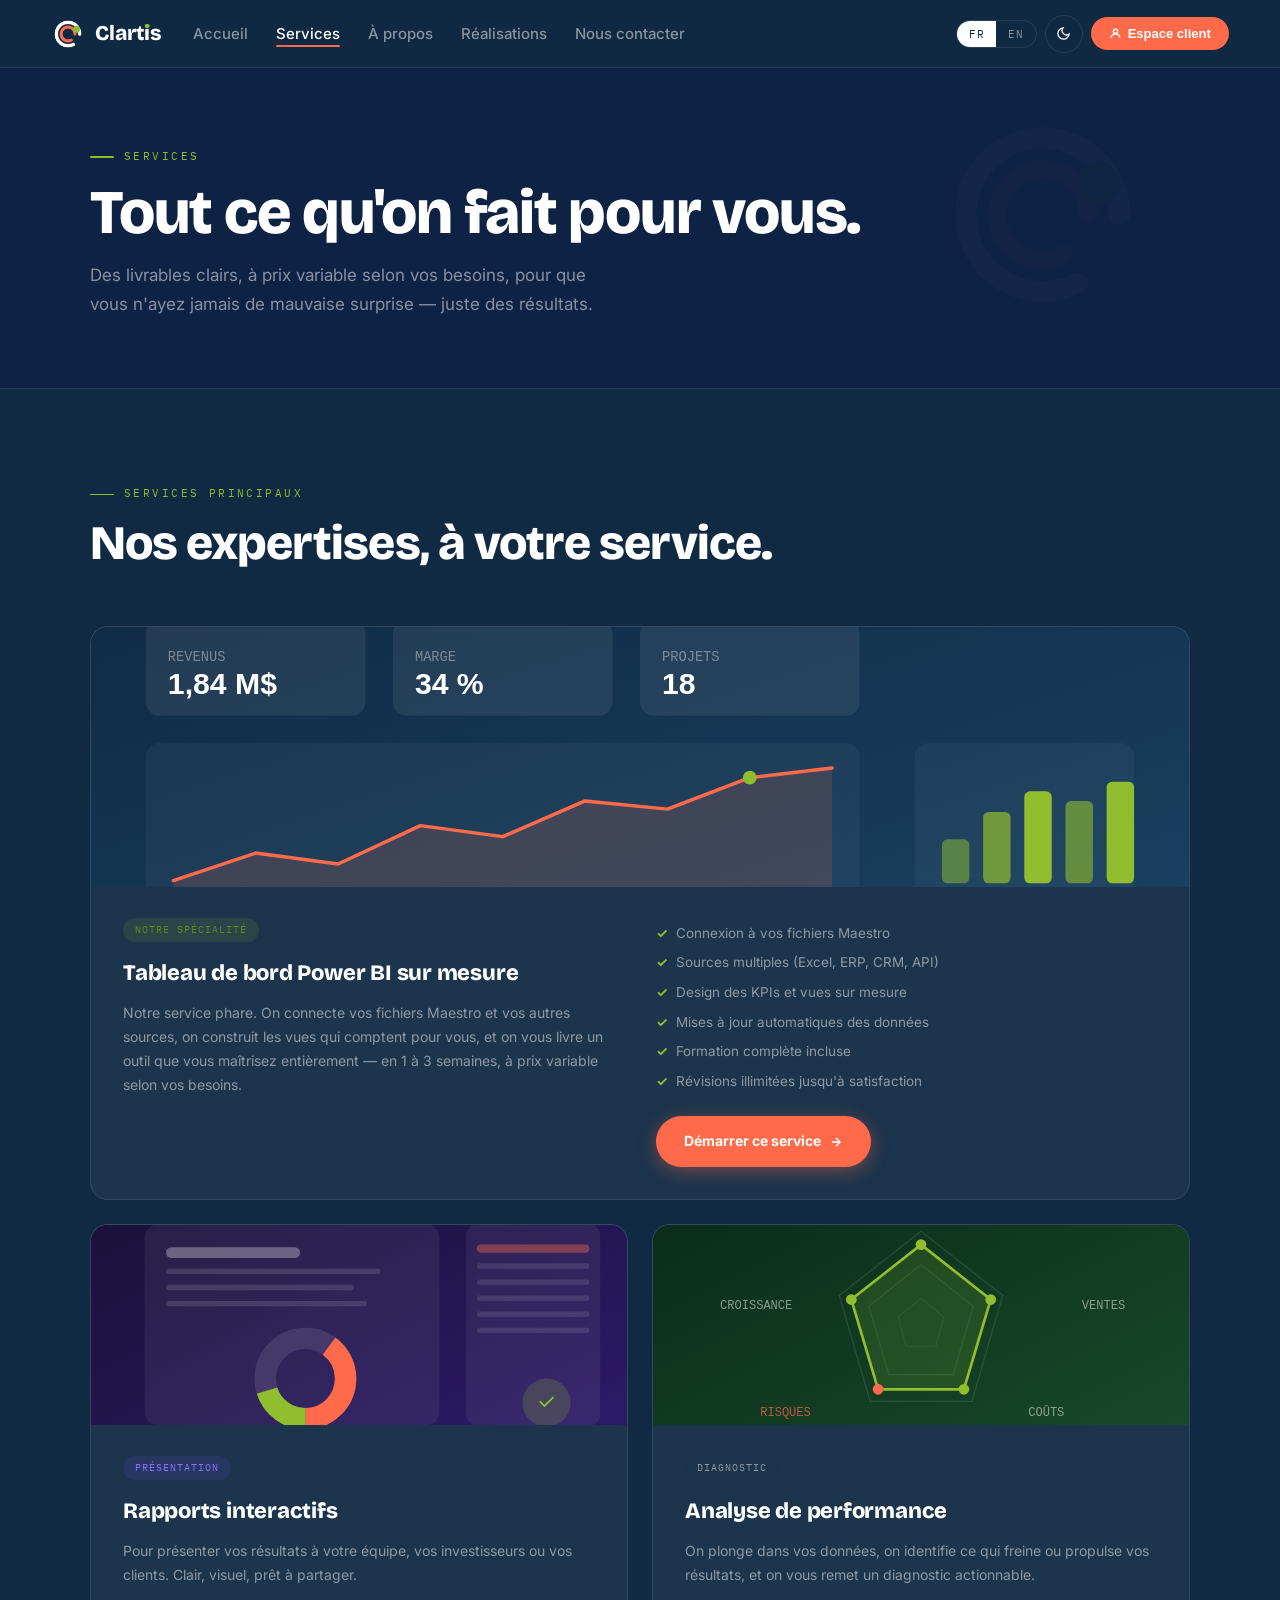
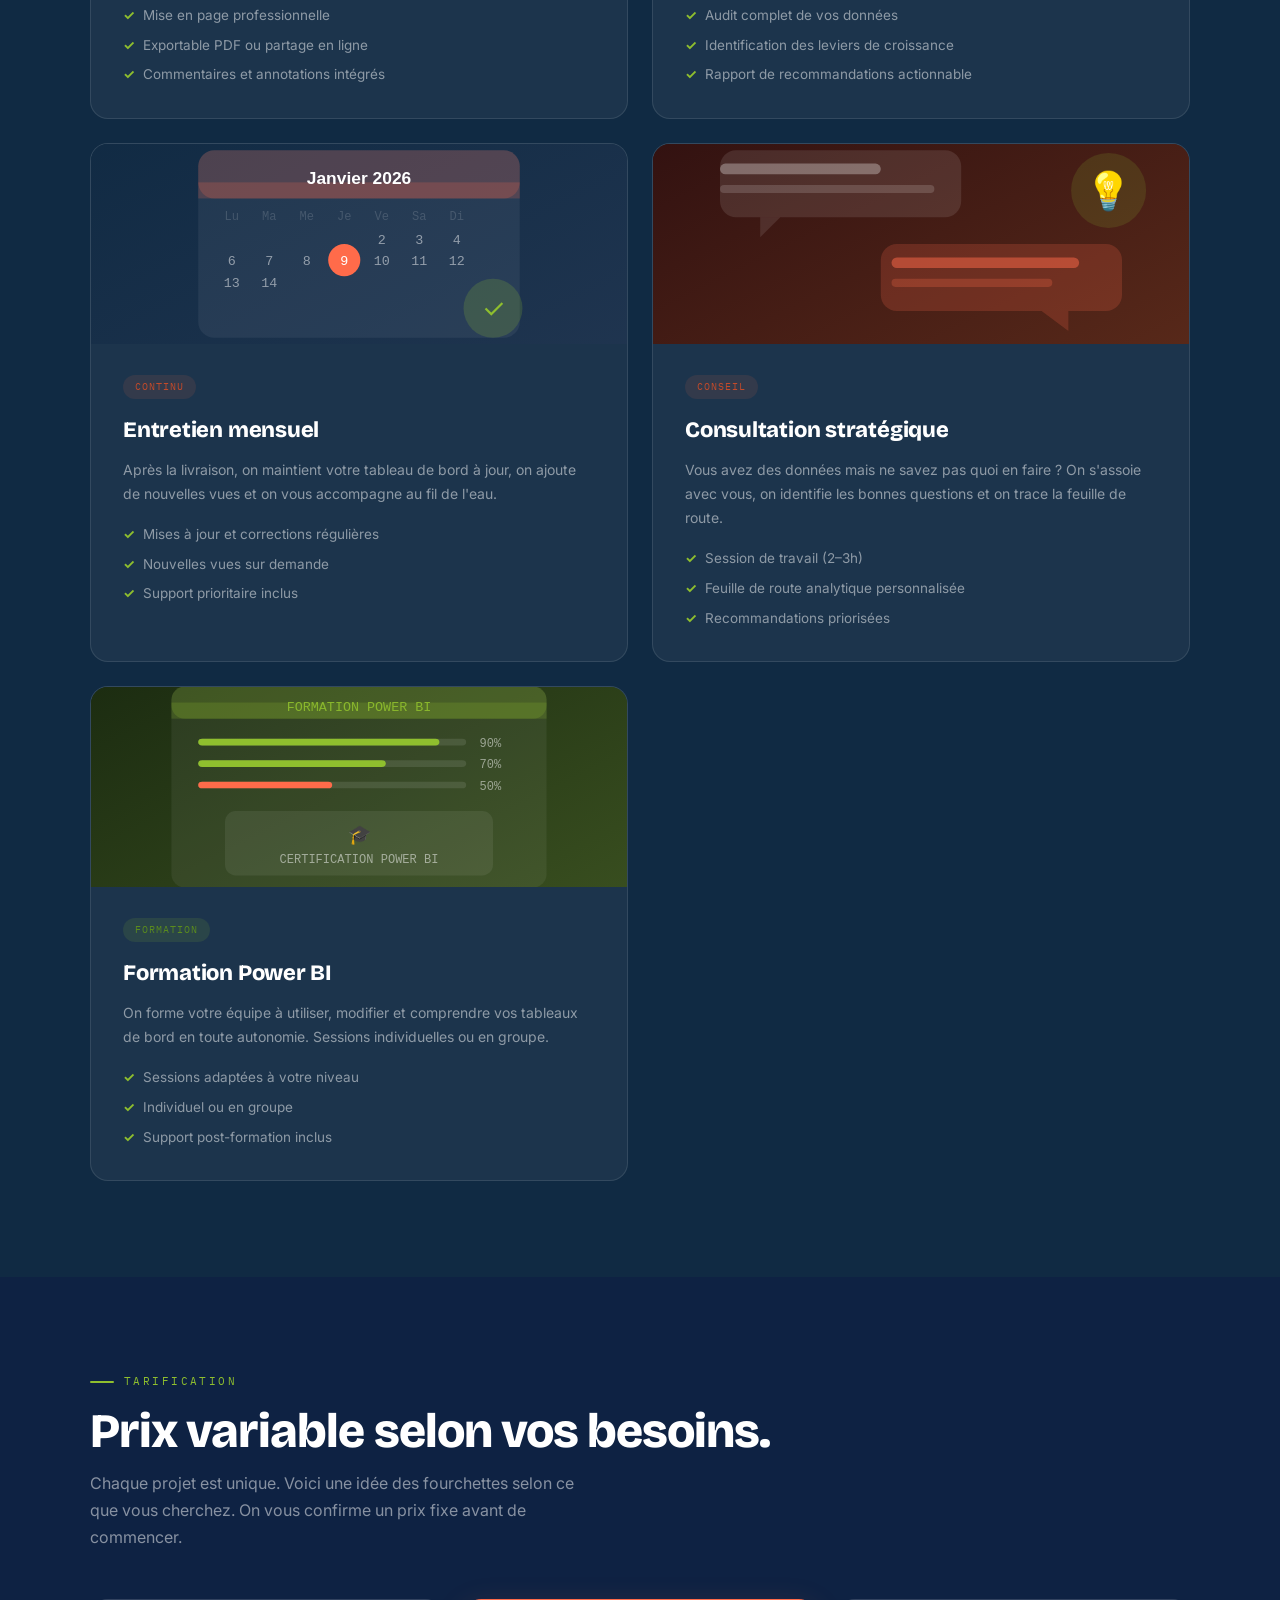
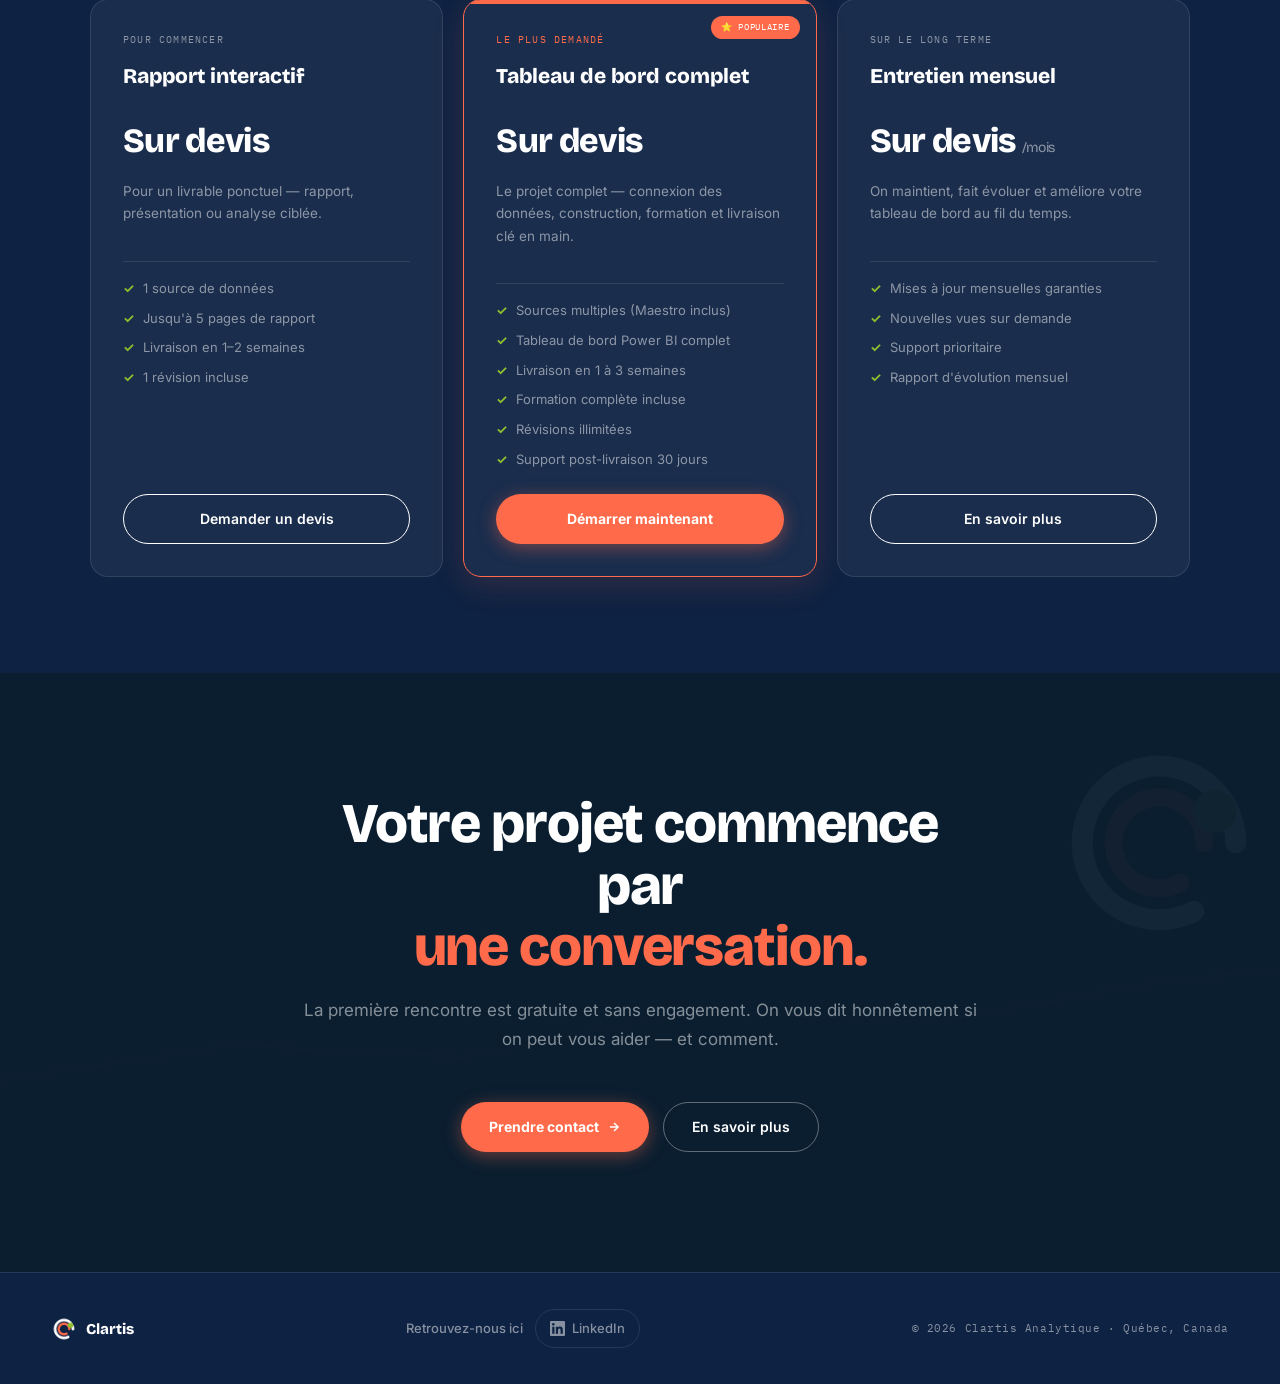
<file: services.html>
<!doctype html>
<html lang="fr" data-theme="dark">
<head>
<meta charset="utf-8">
<meta name="viewport" content="width=device-width,initial-scale=1">
<title>Services — Clartis Analytique</title>
<link rel="preconnect" href="https://fonts.googleapis.com">
<link rel="preconnect" href="https://fonts.gstatic.com" crossorigin>
<link href="https://fonts.googleapis.com/css2?family=Bricolage+Grotesque:opsz,wdth,wght@12..96,75..100,700;12..96,75..100,800&family=IBM+Plex+Mono:wght@400;500&family=Inter:wght@400;500;600&display=swap" rel="stylesheet">
<style>
:root{
  --bg:#fff;--bg2:#F4F7FA;--fg:#102A43;--fg2:#5A6B7E;
  --coral:#FF6B4A;--lime:#8FBF2E;--line:#E4E9EF;
  --card:#fff;--card-b:#E4E9EF;--nav-bg:rgba(255,255,255,.95);
  --shadow:0 4px 24px rgba(16,42,67,.10);
  --display:'Bricolage Grotesque',sans-serif;
  --body:'Inter',sans-serif;--mono:'IBM Plex Mono',monospace;
  --nav-h:68px;--max-w:1100px;
}
[data-theme="dark"]{
  --bg:#102A43;--bg2:#0E2243;--fg:#fff;--fg2:rgba(255,255,255,.5);
  --line:rgba(255,255,255,.1);--card:rgba(255,255,255,.05);--card-b:rgba(255,255,255,.1);
  --nav-bg:rgba(16,42,67,.97);--shadow:0 4px 32px rgba(0,0,0,.4);
}
*,*::before,*::after{box-sizing:border-box;margin:0;padding:0}
html{scroll-behavior:smooth}
body{font-family:var(--body);background:var(--bg);color:var(--fg);line-height:1.6;transition:background .3s,color .3s;-webkit-font-smoothing:antialiased;overflow-x:hidden}

/* ── LOGIN MODAL ── */
#modal{position:fixed;inset:0;z-index:999;background:rgba(0,0,0,.55);backdrop-filter:blur(8px);display:flex;align-items:center;justify-content:center;opacity:0;visibility:hidden;transition:all .3s}
#modal.open{opacity:1;visibility:visible}
.modal-box{background:var(--bg);border-radius:20px;padding:48px;width:min(440px,calc(100vw - 40px));box-shadow:0 30px 80px rgba(0,0,0,.35);position:relative}
.modal-x{position:absolute;top:14px;right:14px;background:none;border:none;font-size:20px;cursor:pointer;color:var(--fg2);line-height:1;padding:6px}
.modal-title{font-family:var(--display);font-weight:800;font-size:24px;margin-bottom:6px}
.modal-sub{font-size:14px;color:var(--fg2);margin-bottom:28px}
.modal-inp{width:100%;padding:12px 16px;border:1.5px solid var(--line);border-radius:10px;font-family:var(--body);font-size:14px;background:var(--bg);color:var(--fg);outline:none;transition:border-color .2s;margin-bottom:12px}
.modal-inp:focus{border-color:var(--coral)}
.modal-btn{width:100%;padding:13px;background:var(--coral);color:#fff;border:none;border-radius:999px;font-weight:700;font-size:15px;cursor:pointer;transition:opacity .2s}
.modal-btn:hover{opacity:.88}
.modal-note{font-size:12px;color:var(--fg2);text-align:center;margin-top:12px}

/* ── UTILITAIRES ── */
.sec{padding:96px 24px;transition:background .3s}
.sec-inner{max-width:var(--max-w);margin:0 auto}
.eyebrow{font-family:var(--mono);font-size:11px;letter-spacing:.22em;text-transform:uppercase;color:var(--lime);display:flex;align-items:center;gap:10px;margin-bottom:14px}
.eyebrow::before{content:"";display:block;width:24px;height:1.5px;background:var(--lime);border-radius:2px}
.sec-title{font-family:var(--display);font-weight:800;font-size:clamp(28px,4vw,48px);letter-spacing:-.02em;color:var(--fg);line-height:1.1}
.sec-sub{font-size:16px;color:var(--fg2);margin-top:12px;max-width:50ch;line-height:1.7}
.btn-a{display:inline-flex;align-items:center;gap:8px;padding:14px 28px;background:var(--coral);color:#fff;border-radius:999px;font-weight:700;font-size:14px;text-decoration:none;border:none;cursor:pointer;transition:transform .2s,box-shadow .2s;box-shadow:0 4px 18px rgba(255,107,74,.4)}
.btn-a:hover{transform:translateY(-3px);box-shadow:0 10px 30px rgba(255,107,74,.55)}
.btn-b{display:inline-flex;align-items:center;gap:8px;padding:13px 28px;background:transparent;color:var(--fg);border-radius:999px;font-weight:600;font-size:14px;text-decoration:none;border:1.5px solid var(--fg);transition:all .2s}
.btn-b:hover{background:var(--fg);color:var(--bg);transform:translateY(-2px)}
.btn-white{display:inline-flex;align-items:center;gap:8px;padding:13px 28px;background:transparent;color:#fff;border-radius:999px;font-weight:600;font-size:14px;text-decoration:none;border:1.5px solid rgba(255,255,255,.35);transition:all .2s}
.btn-white:hover{background:rgba(255,255,255,.1);border-color:rgba(255,255,255,.7);transform:translateY(-2px)}
@keyframes up{from{opacity:0;transform:translateY(24px)}to{opacity:1;transform:translateY(0)}}
.reveal{opacity:0;transform:translateY(28px);transition:opacity .6s,transform .6s}
.reveal.vis{opacity:1;transform:translateY(0)}

/* ── PAGE HERO ── */
.page-hero{background:var(--bg2);padding:80px 24px 70px;border-bottom:1px solid var(--line);position:relative;overflow:hidden;transition:background .3s}
.page-hero-bg{position:absolute;inset:0;pointer-events:none;opacity:.04}
.page-hero-inner{max-width:var(--max-w);margin:0 auto;position:relative;z-index:1}
.page-hero h1{font-family:var(--display);font-weight:800;font-size:clamp(36px,5vw,62px);letter-spacing:-.02em;margin-top:14px;max-width:20ch;color:var(--fg);line-height:1.05}
.page-hero p{font-size:17px;color:var(--fg2);max-width:48ch;line-height:1.7;margin-top:16px}

/* ── SERVICES GRID ── */
.svc-sec{background:var(--bg)}
.svc-main-grid{display:grid;grid-template-columns:1fr 1fr;gap:24px;margin-top:56px}
.svc-featured{grid-column:1/-1}
.svc-card{border:1px solid var(--card-b);border-radius:18px;overflow:hidden;position:relative;background:var(--card);transition:transform .3s,box-shadow .3s}
.svc-card:hover{transform:translateY(-5px);box-shadow:0 24px 56px rgba(16,42,67,.13)}
.svc-card-visual{height:200px;position:relative;overflow:hidden;display:flex;align-items:center;justify-content:center}
.svc-featured .svc-card-visual{height:260px}
.svc-card-body{padding:28px 32px 32px}
.svc-card-tag{display:inline-block;font-family:var(--mono);font-size:10px;letter-spacing:.1em;text-transform:uppercase;border-radius:20px;padding:4px 12px;margin-bottom:14px}
.svc-card-name{font-family:var(--display);font-weight:800;font-size:22px;color:var(--fg);margin-bottom:10px;letter-spacing:-.01em}
.svc-card-desc{font-size:14px;color:var(--fg2);line-height:1.72;margin-bottom:18px}
.svc-card-feats{list-style:none;display:flex;flex-direction:column;gap:8px}
.svc-card-feats li{font-size:13.5px;color:var(--fg2);padding-left:20px;position:relative}
.svc-card-feats li::before{content:"✓";position:absolute;left:0;color:var(--lime);font-weight:700}
.svc-featured .svc-card-body{display:grid;grid-template-columns:1fr 1fr;gap:32px;align-items:start}
.svc-feat-left{}
.svc-feat-right{padding-top:8px}

/* SVG visuels dans les cartes */
.vis-db{background:linear-gradient(135deg,#102A43 0%,#1A4060 100%)}
.vis-rp{background:linear-gradient(135deg,#1A1035 0%,#2D1B6B 100%)}
.vis-ap{background:linear-gradient(135deg,#0A2A1A 0%,#1A4A2A 100%)}
.vis-em{background:linear-gradient(135deg,#102A43 0%,#203550 100%)}
.vis-co{background:linear-gradient(135deg,#301010 0%,#5A2A1A 100%)}
.vis-fo{background:linear-gradient(135deg,#1A2A10 0%,#3A5020 100%)}

/* ── TARIFICATION ── */
.pricing-sec{background:var(--bg2);transition:background .3s}
.price-grid{display:grid;grid-template-columns:repeat(3,1fr);gap:20px;margin-top:56px}
.price-card{background:var(--card);border:1px solid var(--card-b);border-radius:18px;padding:32px;display:flex;flex-direction:column;position:relative;overflow:hidden;transition:transform .3s,box-shadow .3s,border-color .3s}
.price-card::before{content:"";position:absolute;top:0;left:0;right:0;height:4px;border-radius:18px 18px 0 0;transition:height .3s}
.price-card:hover{transform:translateY(-6px);box-shadow:0 20px 48px rgba(16,42,67,.14)}
.price-card.featured{border-color:var(--coral);box-shadow:0 8px 32px rgba(255,107,74,.15)}
.price-card.featured::before{background:var(--coral);height:4px}
.price-card:hover::before{height:6px}
.price-top-label{font-family:var(--mono);font-size:10px;letter-spacing:.12em;text-transform:uppercase;color:var(--fg2);margin-bottom:12px}
.price-name{font-family:var(--display);font-weight:800;font-size:21px;color:var(--fg);margin-bottom:8px}
.price-amount{font-family:var(--display);font-weight:800;font-size:34px;letter-spacing:-.02em;color:var(--fg);margin:12px 0}
.price-amount span{font-size:14px;font-weight:400;color:var(--fg2)}
.price-desc{font-size:13.5px;color:var(--fg2);line-height:1.65;margin-bottom:20px}
.price-div{height:1px;background:var(--line);margin:16px 0}
.price-feats{list-style:none;display:flex;flex-direction:column;gap:9px;flex:1}
.price-feats li{font-size:13px;padding-left:20px;position:relative;color:var(--fg2)}
.price-feats li::before{content:"✓";position:absolute;left:0;color:var(--lime);font-weight:700}
.price-cta{margin-top:24px}
.price-badge{position:absolute;top:16px;right:16px;background:var(--coral);color:#fff;font-family:var(--mono);font-size:9px;letter-spacing:.08em;text-transform:uppercase;border-radius:20px;padding:4px 10px}

/* ── CTA ── */
.cta-sec{background:#102A43;padding:120px 24px;text-align:center;position:relative;overflow:hidden}
[data-theme="dark"] .cta-sec{background:#0A1E30}
.cta-bg{position:absolute;inset:0;pointer-events:none;opacity:.06}
.cta-inner{position:relative;z-index:1;max-width:680px;margin:0 auto}
.cta-title{font-family:var(--display);font-weight:800;font-size:clamp(30px,5vw,56px);color:#fff;letter-spacing:-.02em;margin-bottom:18px;line-height:1.1}
.cta-title em{color:var(--coral);font-style:normal}
.cta-sub{font-size:17px;color:rgba(255,255,255,.5);margin-bottom:48px;line-height:1.7}
.cta-btns{display:flex;gap:14px;justify-content:center;flex-wrap:wrap}

/* ── FOOTER ── */
footer{background:var(--bg2);border-top:1px solid var(--line);padding:36px 4%;transition:background .3s}
.foot-inner{margin:0 auto;display:flex;align-items:center;justify-content:space-between;gap:24px;flex-wrap:wrap}
.foot-logo{display:inline-flex;align-items:center;gap:9px;text-decoration:none;transition:opacity .2s}
.foot-logo:hover{opacity:.75}
.foot-logo img{width:26px;height:26px;object-fit:contain;display:block}
.foot-logo-name{font-family:var(--display);font-weight:800;font-size:15px;color:var(--fg)}
.foot-right{display:flex;align-items:center;gap:12px;flex-wrap:nowrap}
.foot-social-label{font-size:13px;color:var(--fg2);font-weight:500;white-space:nowrap}
.foot-social{display:inline-flex;align-items:center;gap:7px;padding:8px 14px;border:1.5px solid var(--line);border-radius:999px;font-size:13px;font-weight:500;color:var(--fg2);text-decoration:none;transition:all .2s}
.foot-social:hover{border-color:var(--fg);color:var(--fg)}
.foot-copy{font-family:var(--mono);font-size:11px;color:var(--fg2);letter-spacing:.05em;white-space:nowrap}
/* ── NAV ── */
.nav{position:sticky;top:0;z-index:100;height:var(--nav-h);background:var(--nav-bg);backdrop-filter:blur(16px);border-bottom:1px solid var(--line);transition:background .3s}
.nav-inner{width:100%;padding:0 4%;height:100%;display:flex;align-items:center;gap:0}
.nav-left{display:flex;align-items:center;gap:32px;flex:1}
.nav-logo{display:inline-flex;align-items:center;gap:10px;text-decoration:none;flex-shrink:0;transition:opacity .2s}
.nav-logo:hover{opacity:.75}
.nav-logo img{width:34px;height:34px;object-fit:contain;display:block}
.nav-logo-name{font-family:var(--display);font-weight:800;font-size:21px;color:var(--fg);line-height:1;white-space:nowrap}
.nav-i{display:inline-block;position:relative}
.nav-i::after{content:"";position:absolute;top:.04em;left:50%;transform:translateX(-50%);width:.22em;height:.22em;background:#8FBF2E;border-radius:50%}
.nav-links{display:flex;align-items:center;gap:28px;list-style:none}
.nav-links a{font-size:15px;font-weight:500;color:var(--fg2);text-decoration:none;position:relative;padding-bottom:4px;transition:color .22s;white-space:nowrap}
.nav-links a::after{content:"";position:absolute;bottom:0;left:0;width:0;height:2px;background:var(--coral);border-radius:2px;transition:width .28s ease}
.nav-links a:hover{color:var(--coral)}
.nav-links a:hover::after,.nav-links a.active::after{width:100%}
.nav-links a.active{color:var(--fg)}
.nav-ctrl{display:flex;align-items:center;gap:8px;flex-shrink:0}
.lang-tog{display:flex;border:1.5px solid var(--line);border-radius:999px;overflow:hidden}
.lang-tog button{padding:6px 12px;border:none;background:none;cursor:pointer;color:var(--fg2);font-family:var(--mono);font-size:11px;letter-spacing:.06em;transition:all .2s}
.lang-tog button.on{background:var(--fg);color:var(--bg)}
.theme-btn{width:38px;height:38px;border-radius:50%;border:1.5px solid var(--line);background:none;cursor:pointer;display:grid;place-items:center;color:var(--fg);transition:border-color .2s}
.theme-btn:hover{border-color:var(--fg)}
.nav-client{display:inline-flex;align-items:center;gap:6px;padding:9px 18px;background:var(--coral);color:#fff;border-radius:999px;font-size:13px;font-weight:600;border:none;cursor:pointer;transition:opacity .2s,transform .15s;white-space:nowrap}
.nav-client:hover{opacity:.88;transform:translateY(-1px)}
.burger{display:none;background:none;border:none;cursor:pointer;color:var(--fg)}
.mob-menu{position:fixed;inset:var(--nav-h) 0 0 0;background:var(--bg);padding:32px 24px;display:flex;flex-direction:column;gap:24px;transform:translateX(100%);transition:transform .3s;z-index:99;border-top:1px solid var(--line)}
.mob-menu.open{transform:translateX(0)}
.mob-menu a{font-size:22px;font-weight:700;color:var(--fg);text-decoration:none}

/* ── ANIM ── */
@keyframes up{from{opacity:0;transform:translateY(22px)}to{opacity:1;transform:translateY(0)}}

/* ── RESPONSIVE ── */
@media(max-width:900px){
  .hero-inner{grid-template-columns:1fr}
  .dash{display:none}
  .svc-grid,.proc-grid{grid-template-columns:1fr}
  .proc-step{border-radius:12px !important}
}
@media(max-width:1024px){
  .nav-links,.nav-client{display:none}
  .burger{display:block}
}
@media(max-width:640px){
  .hero-stats{flex-direction:column}
  .h-stat{border-right:none;border-bottom:1px solid var(--card-b)}
  .h-stat:last-child{border-bottom:none}
}

.nav-logo .logo-img-dark,.foot-logo .logo-img-dark{display:none}
[data-theme="dark"] .nav-logo .logo-img-light,[data-theme="dark"] .foot-logo .logo-img-light{display:none}
[data-theme="dark"] .nav-logo .logo-img-dark,[data-theme="dark"] .foot-logo .logo-img-dark{display:block}
</style>
</head>
<body>

<!-- MODAL -->
<div id="modal">
  <div class="modal-box">
    <button class="modal-x" onclick="document.getElementById('modal').classList.remove('open')">✕</button>
    <div class="modal-title" data-fr="Espace client" data-en="Client Portal">Espace client</div>
    <div class="modal-sub" data-fr="Connectez-vous pour accéder à vos tableaux de bord." data-en="Sign in to access your dashboards.">Connectez-vous pour accéder à vos tableaux de bord.</div>
    <form onsubmit="return false">
      <input class="modal-inp" type="email" placeholder="Courriel">
      <input class="modal-inp" type="password" placeholder="Mot de passe">
      <button class="modal-btn" type="submit">Se connecter →</button>
    </form>
    <p class="modal-note">Pas encore client ? <a href="contact.html" style="color:var(--coral)">Contactez-nous</a></p>
  </div>
</div>

<!-- NAV -->
<nav class="nav">
  <div class="nav-inner">
    <!-- GAUCHE : logo + liens -->
    <div class="nav-left">
      <a href="services.html" class="nav-logo">
        <img src="clartis-logo-light.png?v=2" alt="Clartis" class="logo-img-light"><img src="clartis-logo-dark.png?v=2" alt="Clartis" class="logo-img-dark">
        <span class="nav-logo-name">Clart<span class="nav-i">ı</span>s</span>
      </a>
      <ul class="nav-links">
      <li><a href="index.html">Accueil</a></li>
      <li><a href="services.html" class="active">Services</a></li>
      <li><a href="a-propos.html">À propos</a></li>
      <li><a href="realisations.html">Réalisations</a></li>
      <li><a href="contact.html">Nous contacter</a></li>
      </ul>
    </div>
    <!-- DROITE : FR/EN + thème + espace client -->
    <div class="nav-ctrl">
      <div class="lang-tog">
        <button id="btn-fr" class="on" onclick="setLang('fr')">FR</button>
        <button id="btn-en" onclick="setLang('en')">EN</button>
      </div>
      <button class="theme-btn" onclick="toggleTheme()" id="theme-btn">
        <svg id="ico-sun" width="15" height="15" viewBox="0 0 24 24" fill="none" stroke="currentColor" stroke-width="2" stroke-linecap="round" style="display:none"><circle cx="12" cy="12" r="5"/><line x1="12" y1="1" x2="12" y2="3"/><line x1="12" y1="21" x2="12" y2="23"/><line x1="4.22" y1="4.22" x2="5.64" y2="5.64"/><line x1="18.36" y1="18.36" x2="19.78" y2="19.78"/><line x1="1" y1="12" x2="3" y2="12"/><line x1="21" y1="12" x2="23" y2="12"/><line x1="4.22" y1="19.78" x2="5.64" y2="18.36"/><line x1="18.36" y1="5.64" x2="19.78" y2="4.22"/></svg>
        <svg id="ico-moon" width="15" height="15" viewBox="0 0 24 24" fill="none" stroke="currentColor" stroke-width="2" stroke-linecap="round"><path d="M21 12.79A9 9 0 1111.21 3 7 7 0 0021 12.79z"/></svg>
      </button>
      <button class="nav-client" onclick="document.getElementById('modal').classList.add('open')">
        <svg width="13" height="13" viewBox="0 0 24 24" fill="none" stroke="currentColor" stroke-width="2.5"><circle cx="12" cy="8" r="4"/><path d="M4 20c0-4 3.6-7 8-7s8 3 8 7"/></svg>
        <span data-fr="Espace client" data-en="Client portal">Espace client</span>
      </button>
      <button class="burger" onclick="document.getElementById('mob').classList.toggle('open')">
        <svg width="22" height="22" viewBox="0 0 22 22" fill="none"><rect y="4" width="22" height="2" rx="1" fill="currentColor"/><rect y="10" width="22" height="2" rx="1" fill="currentColor"/><rect y="16" width="22" height="2" rx="1" fill="currentColor"/></svg>
      </button>
    </div>
  </div>
</nav>
<div class="mob-menu" id="mob">
  <a href="index.html">Accueil</a>
  <a href="services.html">Services</a>
  <a href="a-propos.html">À propos</a>
  <a href="realisations.html">Réalisations</a>
  <a href="contact.html">Nous contacter</a>
</div>

<!-- PAGE HERO -->
<div class="page-hero">
  <svg class="page-hero-bg" viewBox="0 0 1100 260" preserveAspectRatio="xMidYMid slice">
    <g opacity=".5" transform="translate(800,30) scale(6)">
      <path d="M27 16a11 11 0 1 0-6 9.8" fill="none" stroke="currentColor" stroke-width="3" stroke-linecap="round"/>
      <path d="M22.5 16a6.5 6.5 0 1 0-3.4 5.7" fill="none" stroke="#FF6B4A" stroke-width="2.6" stroke-linecap="round"/>
      <circle cx="24" cy="11.5" r="3.1" fill="#8FBF2E"/>
    </g>
  </svg>
  <div class="page-hero-inner">
    <div class="eyebrow" data-fr="Services" data-en="Services">Services</div>
    <h1 data-fr="Tout ce qu'on fait pour vous." data-en="Everything we do for you.">Tout ce qu'on fait pour vous.</h1>
    <p data-fr="Des livrables clairs, à prix variable selon vos besoins, pour que vous n'ayez jamais de mauvaise surprise — juste des résultats." data-en="Clear deliverables, variable pricing based on your needs, so you never have a bad surprise — just results.">Des livrables clairs, à prix variable selon vos besoins, pour que vous n'ayez jamais de mauvaise surprise — juste des résultats.</p>
  </div>
</div>

<!-- SERVICES -->
<section class="sec svc-sec">
  <div class="sec-inner">
    <div class="eyebrow reveal">Services principaux</div>
    <h2 class="sec-title reveal" style="transition-delay:.1s">Nos expertises, à votre service.</h2>
    <div class="svc-main-grid">

      <!-- FEATURED — Power BI -->
      <div class="svc-card svc-featured reveal" style="transition-delay:.15s">
        <div class="svc-card-visual vis-db">
          <!-- Dashboard SVG design -->
          <svg width="100%" height="100%" viewBox="0 0 800 260" preserveAspectRatio="xMidYMid slice">
            <rect width="800" height="260" fill="url(#db-grad)"/>
            <defs>
              <linearGradient id="db-grad" x1="0" y1="0" x2="1" y2="1">
                <stop offset="0%" stop-color="#102A43"/>
                <stop offset="100%" stop-color="#1A4060"/>
              </linearGradient>
            </defs>
            <!-- KPI Cards -->
            <rect x="40" y="30" width="160" height="70" rx="10" fill="rgba(255,255,255,.07)"/>
            <text x="56" y="60" font-family="monospace" font-size="10" fill="rgba(255,255,255,.4)">REVENUS</text>
            <text x="56" y="84" font-family="sans-serif" font-size="22" font-weight="bold" fill="white">1,84 M$</text>
            <rect x="220" y="30" width="160" height="70" rx="10" fill="rgba(255,255,255,.07)"/>
            <text x="236" y="60" font-family="monospace" font-size="10" fill="rgba(255,255,255,.4)">MARGE</text>
            <text x="236" y="84" font-family="sans-serif" font-size="22" font-weight="bold" fill="white">34 %</text>
            <rect x="400" y="30" width="160" height="70" rx="10" fill="rgba(255,255,255,.07)"/>
            <text x="416" y="60" font-family="monospace" font-size="10" fill="rgba(255,255,255,.4)">PROJETS</text>
            <text x="416" y="84" font-family="sans-serif" font-size="22" font-weight="bold" fill="white">18</text>
            <!-- Chart -->
            <rect x="40" y="120" width="520" height="120" rx="10" fill="rgba(255,255,255,.04)"/>
            <polyline points="60,220 120,200 180,208 240,180 300,188 360,162 420,168 480,145 540,138" fill="none" stroke="#FF6B4A" stroke-width="2.5" stroke-linecap="round" stroke-linejoin="round"/>
            <polyline points="60,220 120,200 180,208 240,180 300,188 360,162 420,168 480,145 540,138 540,230 60,230" fill="rgba(255,107,74,.15)"/>
            <circle cx="480" cy="145" r="5" fill="#8FBF2E"/>
            <!-- Bar chart right -->
            <rect x="600" y="120" width="160" height="120" rx="10" fill="rgba(255,255,255,.04)"/>
            <rect x="620" y="190" width="20" height="32" rx="4" fill="rgba(143,191,46,.5)"/>
            <rect x="650" y="170" width="20" height="52" rx="4" fill="rgba(143,191,46,.7)"/>
            <rect x="680" y="155" width="20" height="67" rx="4" fill="#8FBF2E"/>
            <rect x="710" y="162" width="20" height="60" rx="4" fill="rgba(143,191,46,.6)"/>
            <rect x="740" y="148" width="20" height="74" rx="4" fill="#8FBF2E"/>
          </svg>
        </div>
        <div class="svc-card-body">
          <div class="svc-feat-left">
            <span class="svc-card-tag" style="background:rgba(143,191,46,.12);color:#5A8B1E" data-fr="Notre spécialité" data-en="Our specialty">Notre spécialité</span>
            <div class="svc-card-name" data-fr="Tableau de bord Power BI sur mesure" data-en="Custom Power BI Dashboard">Tableau de bord Power BI sur mesure</div>
            <div class="svc-card-desc" data-fr="Notre service phare. On connecte vos fichiers Maestro et vos autres sources, on construit les vues qui comptent pour vous, et on vous livre un outil que vous maîtrisez entièrement — en 1 à 3 semaines, à prix variable selon vos besoins." data-en="Our flagship service. We connect your Maestro files and other sources, build the views that matter to you, and deliver a tool you fully control — in 1 to 3 weeks, at a price tailored to your needs.">Notre service phare. On connecte vos fichiers Maestro et vos autres sources, on construit les vues qui comptent pour vous, et on vous livre un outil que vous maîtrisez entièrement — en 1 à 3 semaines, à prix variable selon vos besoins.</div>
          </div>
          <div class="svc-feat-right">
            <ul class="svc-card-feats">
              <li data-fr="Connexion à vos fichiers Maestro" data-en="Connection to your Maestro files">Connexion à vos fichiers Maestro</li>
              <li data-fr="Sources multiples (Excel, ERP, CRM, API)" data-en="Multiple sources (Excel, ERP, CRM, API)">Sources multiples (Excel, ERP, CRM, API)</li>
              <li data-fr="Design des KPIs et vues sur mesure" data-en="Custom KPIs and view design">Design des KPIs et vues sur mesure</li>
              <li data-fr="Mises à jour automatiques des données" data-en="Automatic data refresh">Mises à jour automatiques des données</li>
              <li data-fr="Formation complète incluse" data-en="Full training included">Formation complète incluse</li>
              <li data-fr="Révisions illimitées jusqu'à satisfaction" data-en="Unlimited revisions until satisfied">Révisions illimitées jusqu'à satisfaction</li>
            </ul>
            <a href="contact.html" class="btn-a" style="margin-top:24px">
              <span data-fr="Démarrer ce service" data-en="Start this service">Démarrer ce service</span>
              <svg width="14" height="14" viewBox="0 0 24 24" fill="none" stroke="currentColor" stroke-width="2.5"><path d="M5 12h14M12 5l7 7-7 7"/></svg>
            </a>
          </div>
        </div>
      </div>

      <!-- Rapports interactifs -->
      <div class="svc-card reveal" style="transition-delay:.2s">
        <div class="svc-card-visual vis-rp">
          <svg width="100%" height="100%" viewBox="0 0 400 200" preserveAspectRatio="xMidYMid slice">
            <rect width="400" height="200" fill="url(#rp-grad)"/>
            <defs>
              <linearGradient id="rp-grad" x1="0" y1="0" x2="1" y2="1">
                <stop offset="0%" stop-color="#1A1035"/>
                <stop offset="100%" stop-color="#2D1B6B"/>
              </linearGradient>
            </defs>
            <!-- Document lines -->
            <rect x="40" y="25" width="220" height="150" rx="10" fill="rgba(255,255,255,.06)"/>
            <rect x="56" y="42" width="100" height="8" rx="4" fill="rgba(255,255,255,.3)"/>
            <rect x="56" y="58" width="160" height="4" rx="2" fill="rgba(255,255,255,.12)"/>
            <rect x="56" y="70" width="140" height="4" rx="2" fill="rgba(255,255,255,.12)"/>
            <rect x="56" y="82" width="150" height="4" rx="2" fill="rgba(255,255,255,.12)"/>
            <!-- Donut chart -->
            <circle cx="160" cy="140" r="30" fill="none" stroke="rgba(255,255,255,.1)" stroke-width="16"/>
            <circle cx="160" cy="140" r="30" fill="none" stroke="#FF6B4A" stroke-width="16" stroke-dasharray="75 113" stroke-dashoffset="28"/>
            <circle cx="160" cy="140" r="30" fill="none" stroke="#8FBF2E" stroke-width="16" stroke-dasharray="38 150" stroke-dashoffset="-47"/>
            <!-- Table -->
            <rect x="280" y="25" width="100" height="150" rx="8" fill="rgba(255,255,255,.06)"/>
            <rect x="288" y="40" width="84" height="6" rx="3" fill="rgba(255,107,74,.4)"/>
            <rect x="288" y="54" width="84" height="4" rx="2" fill="rgba(255,255,255,.1)"/>
            <rect x="288" y="66" width="84" height="4" rx="2" fill="rgba(255,255,255,.1)"/>
            <rect x="288" y="78" width="84" height="4" rx="2" fill="rgba(255,255,255,.1)"/>
            <rect x="288" y="90" width="84" height="4" rx="2" fill="rgba(255,255,255,.1)"/>
            <rect x="288" y="102" width="84" height="4" rx="2" fill="rgba(255,255,255,.1)"/>
            <circle cx="340" cy="158" r="18" fill="rgba(143,191,46,.2)"/>
            <text x="340" y="163" text-anchor="middle" font-size="16" fill="#8FBF2E">✓</text>
          </svg>
        </div>
        <div class="svc-card-body">
          <span class="svc-card-tag" style="background:rgba(109,77,255,.12);color:#8B6FFF" data-fr="Présentation" data-en="Presentation">Présentation</span>
          <div class="svc-card-name" data-fr="Rapports interactifs" data-en="Interactive Reports">Rapports interactifs</div>
          <div class="svc-card-desc" data-fr="Pour présenter vos résultats à votre équipe, vos investisseurs ou vos clients. Clair, visuel, prêt à partager." data-en="To present your results to your team, investors or clients. Clear, visual, ready to share.">Pour présenter vos résultats à votre équipe, vos investisseurs ou vos clients. Clair, visuel, prêt à partager.</div>
          <ul class="svc-card-feats">
            <li data-fr="Mise en page professionnelle" data-en="Professional layout">Mise en page professionnelle</li>
            <li data-fr="Exportable PDF ou partage en ligne" data-en="PDF export or online sharing">Exportable PDF ou partage en ligne</li>
            <li data-fr="Commentaires et annotations intégrés" data-en="Integrated comments and annotations">Commentaires et annotations intégrés</li>
          </ul>
        </div>
      </div>

      <!-- Analyse de performance -->
      <div class="svc-card reveal" style="transition-delay:.25s">
        <div class="svc-card-visual vis-ap">
          <svg width="100%" height="100%" viewBox="0 0 400 200" preserveAspectRatio="xMidYMid slice">
            <rect width="400" height="200" fill="url(#ap-grad)"/>
            <defs>
              <linearGradient id="ap-grad" x1="0" y1="0" x2="1" y2="1">
                <stop offset="0%" stop-color="#0A2A1A"/>
                <stop offset="100%" stop-color="#1A4A2A"/>
              </linearGradient>
            </defs>
            <!-- Radar -->
            <g transform="translate(200,100)">
              <polygon points="0,-70 61,-22 38,57 -38,57 -61,-22" fill="none" stroke="rgba(255,255,255,.1)" stroke-width="1"/>
              <polygon points="0,-45 39,-14 24,37 -24,37 -39,-14" fill="none" stroke="rgba(255,255,255,.08)" stroke-width="1"/>
              <polygon points="0,-20 17,-6 11,16 -11,16 -17,-6" fill="none" stroke="rgba(255,255,255,.06)" stroke-width="1"/>
              <polygon points="0,-60 52,-19 32,48 -32,48 -52,-19" fill="rgba(143,191,46,.15)" stroke="#8FBF2E" stroke-width="2"/>
              <circle cx="0" cy="-60" r="4" fill="#8FBF2E"/>
              <circle cx="52" cy="-19" r="4" fill="#8FBF2E"/>
              <circle cx="32" cy="48" r="4" fill="#8FBF2E"/>
              <circle cx="-32" cy="48" r="4" fill="#FF6B4A"/>
              <circle cx="-52" cy="-19" r="4" fill="#8FBF2E"/>
            </g>
            <!-- Labels -->
            <text x="200" y="22" text-anchor="middle" font-family="monospace" font-size="9" fill="rgba(255,255,255,.5)">MARGE</text>
            <text x="320" y="88" font-family="monospace" font-size="9" fill="rgba(255,255,255,.5)">VENTES</text>
            <text x="280" y="168" font-family="monospace" font-size="9" fill="rgba(255,255,255,.5)">COÛTS</text>
            <text x="80" y="168" font-family="monospace" font-size="9" fill="rgba(255,107,74,.7)">RISQUES</text>
            <text x="50" y="88" font-family="monospace" font-size="9" fill="rgba(255,255,255,.5)">CROISSANCE</text>
          </svg>
        </div>
        <div class="svc-card-body">
          <span class="svc-card-tag" style="background:rgba(16,42,67,.08);color:var(--fg2)" data-fr="Diagnostic" data-en="Diagnostic">Diagnostic</span>
          <div class="svc-card-name" data-fr="Analyse de performance" data-en="Performance Analysis">Analyse de performance</div>
          <div class="svc-card-desc" data-fr="On plonge dans vos données, on identifie ce qui freine ou propulse vos résultats, et on vous remet un diagnostic actionnable." data-en="We dive into your data, identify what's holding back or driving your results, and deliver an actionable diagnostic.">On plonge dans vos données, on identifie ce qui freine ou propulse vos résultats, et on vous remet un diagnostic actionnable.</div>
          <ul class="svc-card-feats">
            <li data-fr="Audit complet de vos données" data-en="Full data audit">Audit complet de vos données</li>
            <li data-fr="Identification des leviers de croissance" data-en="Growth lever identification">Identification des leviers de croissance</li>
            <li data-fr="Rapport de recommandations actionnable" data-en="Actionable recommendations report">Rapport de recommandations actionnable</li>
          </ul>
        </div>
      </div>

      <!-- Entretien mensuel -->
      <div class="svc-card reveal" style="transition-delay:.3s">
        <div class="svc-card-visual vis-em">
          <svg width="100%" height="100%" viewBox="0 0 400 200" preserveAspectRatio="xMidYMid slice">
            <rect width="400" height="200" fill="url(#em-grad)"/>
            <defs>
              <linearGradient id="em-grad" x1="0" y1="0" x2="1" y2="1">
                <stop offset="0%" stop-color="#102A43"/>
                <stop offset="100%" stop-color="#203550"/>
              </linearGradient>
            </defs>
            <!-- Calendar -->
            <rect x="80" y="30" width="240" height="140" rx="12" fill="rgba(255,255,255,.06)"/>
            <rect x="80" y="30" width="240" height="36" rx="12" fill="rgba(255,107,74,.2)"/>
            <rect x="80" y="54" width="240" height="12" rx="0" fill="rgba(255,107,74,.2)"/>
            <text x="200" y="55" text-anchor="middle" font-family="sans-serif" font-size="13" font-weight="bold" fill="white">Janvier 2026</text>
            <!-- Days grid -->
            <g fill="rgba(255,255,255,.15)" font-family="monospace" font-size="9" text-anchor="middle">
              <text x="105" y="82">Lu</text><text x="133" y="82">Ma</text><text x="161" y="82">Me</text>
              <text x="189" y="82">Je</text><text x="217" y="82">Ve</text><text x="245" y="82">Sa</text><text x="273" y="82">Di</text>
            </g>
            <g fill="rgba(255,255,255,.5)" font-family="monospace" font-size="10" text-anchor="middle">
              <text x="217" y="100">2</text><text x="245" y="100">3</text><text x="273" y="100">4</text>
              <text x="105" y="116">6</text><text x="133" y="116">7</text><text x="161" y="116">8</text>
            </g>
            <!-- Highlighted day -->
            <circle cx="189" cy="112" r="12" fill="#FF6B4A"/>
            <text x="189" y="116" text-anchor="middle" font-family="monospace" font-size="10" fill="white">9</text>
            <!-- More days -->
            <g fill="rgba(255,255,255,.5)" font-family="monospace" font-size="10" text-anchor="middle">
              <text x="217" y="116">10</text><text x="245" y="116">11</text><text x="273" y="116">12</text>
              <text x="105" y="132">13</text><text x="133" y="132">14</text>
            </g>
            <!-- Checkmark -->
            <circle cx="300" cy="148" r="22" fill="rgba(143,191,46,.2)"/>
            <text x="300" y="155" text-anchor="middle" font-size="20" fill="#8FBF2E">✓</text>
          </svg>
        </div>
        <div class="svc-card-body">
          <span class="svc-card-tag" style="background:rgba(255,107,74,.1);color:#C24A2A" data-fr="Continu" data-en="Ongoing">Continu</span>
          <div class="svc-card-name" data-fr="Entretien mensuel" data-en="Monthly Maintenance">Entretien mensuel</div>
          <div class="svc-card-desc" data-fr="Après la livraison, on maintient votre tableau de bord à jour, on ajoute de nouvelles vues et on vous accompagne au fil de l'eau." data-en="After delivery, we keep your dashboard updated, add new views and support you on an ongoing basis.">Après la livraison, on maintient votre tableau de bord à jour, on ajoute de nouvelles vues et on vous accompagne au fil de l'eau.</div>
          <ul class="svc-card-feats">
            <li data-fr="Mises à jour et corrections régulières" data-en="Regular updates and fixes">Mises à jour et corrections régulières</li>
            <li data-fr="Nouvelles vues sur demande" data-en="New views on demand">Nouvelles vues sur demande</li>
            <li data-fr="Support prioritaire inclus" data-en="Priority support included">Support prioritaire inclus</li>
          </ul>
        </div>
      </div>

      <!-- Consultation -->
      <div class="svc-card reveal" style="transition-delay:.35s">
        <div class="svc-card-visual vis-co">
          <svg width="100%" height="100%" viewBox="0 0 400 200" preserveAspectRatio="xMidYMid slice">
            <rect width="400" height="200" fill="url(#co-grad)"/>
            <defs>
              <linearGradient id="co-grad" x1="0" y1="0" x2="1" y2="1">
                <stop offset="0%" stop-color="#301010"/>
                <stop offset="100%" stop-color="#5A2A1A"/>
              </linearGradient>
            </defs>
            <!-- Chat bubbles -->
            <rect x="50" y="30" width="180" height="50" rx="12" fill="rgba(255,255,255,.1)"/>
            <polygon points="80,80 95,80 80,95" fill="rgba(255,255,255,.1)"/>
            <rect x="50" y="40" width="120" height="8" rx="4" fill="rgba(255,255,255,.3)"/>
            <rect x="50" y="56" width="160" height="6" rx="3" fill="rgba(255,255,255,.15)"/>
            <rect x="170" y="100" width="180" height="50" rx="12" fill="rgba(255,107,74,.2)"/>
            <polygon points="290,150 310,150 310,165" fill="rgba(255,107,74,.2)"/>
            <rect x="178" y="110" width="140" height="8" rx="4" fill="rgba(255,107,74,.5)"/>
            <rect x="178" y="126" width="120" height="6" rx="3" fill="rgba(255,107,74,.25)"/>
            <!-- Lightbulb -->
            <circle cx="340" cy="60" r="28" fill="rgba(143,191,46,.15)"/>
            <text x="340" y="70" text-anchor="middle" font-size="28">💡</text>
          </svg>
        </div>
        <div class="svc-card-body">
          <span class="svc-card-tag" style="background:rgba(255,107,74,.1);color:#C24A2A" data-fr="Conseil" data-en="Advisory">Conseil</span>
          <div class="svc-card-name" data-fr="Consultation stratégique" data-en="Strategic Consultation">Consultation stratégique</div>
          <div class="svc-card-desc" data-fr="Vous avez des données mais ne savez pas quoi en faire ? On s'assoie avec vous, on identifie les bonnes questions et on trace la feuille de route." data-en="You have data but don't know what to do with it? We sit down with you, identify the right questions and map out the roadmap.">Vous avez des données mais ne savez pas quoi en faire ? On s'assoie avec vous, on identifie les bonnes questions et on trace la feuille de route.</div>
          <ul class="svc-card-feats">
            <li data-fr="Session de travail (2–3h)" data-en="Working session (2–3h)">Session de travail (2–3h)</li>
            <li data-fr="Feuille de route analytique personnalisée" data-en="Personalized analytics roadmap">Feuille de route analytique personnalisée</li>
            <li data-fr="Recommandations priorisées" data-en="Prioritized recommendations">Recommandations priorisées</li>
          </ul>
        </div>
      </div>

      <!-- Formation -->
      <div class="svc-card reveal" style="transition-delay:.4s">
        <div class="svc-card-visual vis-fo">
          <svg width="100%" height="100%" viewBox="0 0 400 200" preserveAspectRatio="xMidYMid slice">
            <rect width="400" height="200" fill="url(#fo-grad)"/>
            <defs>
              <linearGradient id="fo-grad" x1="0" y1="0" x2="1" y2="1">
                <stop offset="0%" stop-color="#1A2A10"/>
                <stop offset="100%" stop-color="#3A5020"/>
              </linearGradient>
            </defs>
            <!-- Screen -->
            <rect x="60" y="25" width="280" height="150" rx="10" fill="rgba(255,255,255,.06)"/>
            <rect x="60" y="25" width="280" height="24" rx="10" fill="rgba(143,191,46,.2)"/>
            <rect x="60" y="37" width="280" height="12" rx="0" fill="rgba(143,191,46,.2)"/>
            <text x="200" y="43" text-anchor="middle" font-family="monospace" font-size="10" fill="rgba(143,191,46,.9)">FORMATION POWER BI</text>
            <!-- Progress bars -->
            <rect x="80" y="64" width="200" height="5" rx="3" fill="rgba(255,255,255,.1)"/>
            <rect x="80" y="64" width="180" height="5" rx="3" fill="#8FBF2E"/>
            <text x="290" y="70" font-family="monospace" font-size="9" fill="rgba(255,255,255,.5)">90%</text>
            <rect x="80" y="80" width="200" height="5" rx="3" fill="rgba(255,255,255,.1)"/>
            <rect x="80" y="80" width="140" height="5" rx="3" fill="#8FBF2E"/>
            <text x="290" y="86" font-family="monospace" font-size="9" fill="rgba(255,255,255,.5)">70%</text>
            <rect x="80" y="96" width="200" height="5" rx="3" fill="rgba(255,255,255,.1)"/>
            <rect x="80" y="96" width="100" height="5" rx="3" fill="#FF6B4A"/>
            <text x="290" y="102" font-family="monospace" font-size="9" fill="rgba(255,255,255,.5)">50%</text>
            <!-- Certificate -->
            <rect x="100" y="118" width="200" height="48" rx="8" fill="rgba(255,255,255,.07)"/>
            <text x="200" y="140" text-anchor="middle" font-size="14">🎓</text>
            <text x="200" y="157" text-anchor="middle" font-family="monospace" font-size="9" fill="rgba(255,255,255,.5)">CERTIFICATION POWER BI</text>
          </svg>
        </div>
        <div class="svc-card-body">
          <span class="svc-card-tag" style="background:rgba(143,191,46,.12);color:#5A8B1E" data-fr="Formation" data-en="Training">Formation</span>
          <div class="svc-card-name" data-fr="Formation Power BI" data-en="Power BI Training">Formation Power BI</div>
          <div class="svc-card-desc" data-fr="On forme votre équipe à utiliser, modifier et comprendre vos tableaux de bord en toute autonomie. Sessions individuelles ou en groupe." data-en="We train your team to use, modify and understand your dashboards independently. Individual or group sessions.">On forme votre équipe à utiliser, modifier et comprendre vos tableaux de bord en toute autonomie. Sessions individuelles ou en groupe.</div>
          <ul class="svc-card-feats">
            <li data-fr="Sessions adaptées à votre niveau" data-en="Sessions tailored to your level">Sessions adaptées à votre niveau</li>
            <li data-fr="Individuel ou en groupe" data-en="Individual or group">Individuel ou en groupe</li>
            <li data-fr="Support post-formation inclus" data-en="Post-training support included">Support post-formation inclus</li>
          </ul>
        </div>
      </div>

    </div>
  </div>
</section>

<!-- TARIFICATION -->
<section class="sec pricing-sec" id="tarifs">
  <div class="sec-inner">
    <div class="eyebrow reveal">Tarification</div>
    <h2 class="sec-title reveal" style="transition-delay:.1s" data-fr="Prix variable selon vos besoins." data-en="Pricing tailored to your needs.">Prix variable selon vos besoins.</h2>
    <p class="sec-sub reveal" style="transition-delay:.15s" data-fr="Chaque projet est unique. Voici une idée des fourchettes selon ce que vous cherchez. On vous confirme un prix fixe avant de commencer." data-en="Every project is unique. Here's an idea of price ranges based on what you're looking for. We confirm a fixed price before we start.">Chaque projet est unique. Voici une idée des fourchettes selon ce que vous cherchez. On vous confirme un prix fixe avant de commencer.</p>
    <div class="price-grid" style="margin-top:48px">

      <div class="price-card reveal" style="transition-delay:.2s">
        <div class="price-top-label" data-fr="Pour commencer" data-en="To start">Pour commencer</div>
        <div class="price-name" data-fr="Rapport interactif" data-en="Interactive Report">Rapport interactif</div>
        <div class="price-amount" data-fr="Sur devis" data-en="On quote">Sur devis</div>
        <div class="price-desc" data-fr="Pour un livrable ponctuel — rapport, présentation ou analyse ciblée." data-en="For a one-time deliverable — report, presentation or targeted analysis.">Pour un livrable ponctuel — rapport, présentation ou analyse ciblée.</div>
        <div class="price-div"></div>
        <ul class="price-feats">
          <li data-fr="1 source de données" data-en="1 data source">1 source de données</li>
          <li data-fr="Jusqu'à 5 pages de rapport" data-en="Up to 5 report pages">Jusqu'à 5 pages de rapport</li>
          <li data-fr="Livraison en 1–2 semaines" data-en="Delivery in 1–2 weeks">Livraison en 1–2 semaines</li>
          <li data-fr="1 révision incluse" data-en="1 revision included">1 révision incluse</li>
        </ul>
        <div class="price-cta"><a href="contact.html" class="btn-b" style="width:100%;justify-content:center">Demander un devis</a></div>
      </div>

      <div class="price-card featured reveal" style="transition-delay:.25s">
        <div class="price-badge">⭐ Populaire</div>
        <div class="price-top-label" style="color:var(--coral)" data-fr="Le plus demandé" data-en="Most requested">Le plus demandé</div>
        <div class="price-name" data-fr="Tableau de bord complet" data-en="Full Dashboard">Tableau de bord complet</div>
        <div class="price-amount" data-fr="Sur devis" data-en="On quote">Sur devis</div>
        <div class="price-desc" data-fr="Le projet complet — connexion des données, construction, formation et livraison clé en main." data-en="The complete project — data connection, build, training and turnkey delivery.">Le projet complet — connexion des données, construction, formation et livraison clé en main.</div>
        <div class="price-div"></div>
        <ul class="price-feats">
          <li data-fr="Sources multiples (Maestro inclus)" data-en="Multiple sources (Maestro included)">Sources multiples (Maestro inclus)</li>
          <li data-fr="Tableau de bord Power BI complet" data-en="Full Power BI dashboard">Tableau de bord Power BI complet</li>
          <li data-fr="Livraison en 1 à 3 semaines" data-en="Delivery in 1 to 3 weeks">Livraison en 1 à 3 semaines</li>
          <li data-fr="Formation complète incluse" data-en="Full training included">Formation complète incluse</li>
          <li data-fr="Révisions illimitées" data-en="Unlimited revisions">Révisions illimitées</li>
          <li data-fr="Support post-livraison 30 jours" data-en="30-day post-delivery support">Support post-livraison 30 jours</li>
        </ul>
        <div class="price-cta"><a href="contact.html" class="btn-a" style="width:100%;justify-content:center">Démarrer maintenant</a></div>
      </div>

      <div class="price-card reveal" style="transition-delay:.3s">
        <div class="price-top-label" data-fr="Sur le long terme" data-en="Long term">Sur le long terme</div>
        <div class="price-name" data-fr="Entretien mensuel" data-en="Monthly Maintenance">Entretien mensuel</div>
        <div class="price-amount" data-fr="Sur devis" data-en="On quote">Sur devis <span>/mois</span></div>
        <div class="price-desc" data-fr="On maintient, fait évoluer et améliore votre tableau de bord au fil du temps." data-en="We maintain, evolve and improve your dashboard over time.">On maintient, fait évoluer et améliore votre tableau de bord au fil du temps.</div>
        <div class="price-div"></div>
        <ul class="price-feats">
          <li data-fr="Mises à jour mensuelles garanties" data-en="Guaranteed monthly updates">Mises à jour mensuelles garanties</li>
          <li data-fr="Nouvelles vues sur demande" data-en="New views on demand">Nouvelles vues sur demande</li>
          <li data-fr="Support prioritaire" data-en="Priority support">Support prioritaire</li>
          <li data-fr="Rapport d'évolution mensuel" data-en="Monthly evolution report">Rapport d'évolution mensuel</li>
        </ul>
        <div class="price-cta"><a href="contact.html" class="btn-b" style="width:100%;justify-content:center">En savoir plus</a></div>
      </div>

    </div>
  </div>
</section>

<!-- CTA -->
<div class="cta-sec">
  <svg class="cta-bg" viewBox="0 0 1100 400" preserveAspectRatio="xMidYMid slice">
    <g transform="translate(900,50) scale(6)" opacity=".6">
      <path d="M27 16a11 11 0 1 0-6 9.8" fill="none" stroke="white" stroke-width="3" stroke-linecap="round"/>
      <path d="M22.5 16a6.5 6.5 0 1 0-3.4 5.7" fill="none" stroke="#FF6B4A" stroke-width="2.6" stroke-linecap="round"/>
      <circle cx="24" cy="11.5" r="3.1" fill="#8FBF2E"/>
    </g>
    <polyline points="0,350 200,320 400,330 600,290 800,300 1000,265 1100,255" fill="none" stroke="rgba(255,107,74,.2)" stroke-width="2" stroke-linecap="round" stroke-linejoin="round"/>
  </svg>
  <div class="cta-inner">
    <h2 class="cta-title" data-fr="Votre projet commence par une conversation." data-en="Your project starts with a conversation.">Votre projet commence par<br><em>une conversation.</em></h2>
    <p class="cta-sub" data-fr="La première rencontre est gratuite et sans engagement. On vous dit honnêtement si on peut vous aider — et comment." data-en="The first meeting is free and no-commitment. We'll honestly tell you if and how we can help.">La première rencontre est gratuite et sans engagement. On vous dit honnêtement si on peut vous aider — et comment.</p>
    <div class="cta-btns">
      <a href="contact.html" class="btn-a">
        <span data-fr="Prendre contact" data-en="Get in touch">Prendre contact</span>
        <svg width="14" height="14" viewBox="0 0 24 24" fill="none" stroke="currentColor" stroke-width="2.5"><path d="M5 12h14M12 5l7 7-7 7"/></svg>
      </a>
      <a href="a-propos.html" class="btn-white" data-fr="En savoir plus" data-en="Learn more">En savoir plus</a>
    </div>
  </div>
</div>

<!-- FOOTER -->
<footer>
  <div class="foot-inner">
    <a href="index.html" class="foot-logo">
      <img src="clartis-logo-light.png?v=2" alt="Clartis" class="logo-img-light">
      <img src="clartis-logo-dark.png?v=2" alt="Clartis" class="logo-img-dark">
      <span class="foot-logo-name">Clartis</span>
    </a>
    <div class="foot-right" style="display:flex;align-items:center;gap:12px;flex-wrap:nowrap">
      <span class="foot-social-label" data-fr="Retrouvez-nous ici" data-en="Find us here">Retrouvez-nous ici</span>
      <a href="https://linkedin.com/company/clartis-analytique" target="_blank" rel="noopener" class="foot-social">
        <svg width="15" height="15" viewBox="0 0 24 24" fill="currentColor"><path d="M20.447 20.452h-3.554v-5.569c0-1.328-.027-3.037-1.852-3.037-1.853 0-2.136 1.445-2.136 2.939v5.667H9.351V9h3.414v1.561h.046c.477-.9 1.637-1.85 3.37-1.85 3.601 0 4.267 2.37 4.267 5.455v6.286zM5.337 7.433a2.062 2.062 0 01-2.063-2.065 2.064 2.064 0 112.063 2.065zm1.782 13.019H3.555V9h3.564v11.452zM22.225 0H1.771C.792 0 0 .774 0 1.729v20.542C0 23.227.792 24 1.771 24h20.451C23.2 24 24 23.227 24 22.271V1.729C24 .774 23.2 0 22.222 0h.003z"/></svg>
        LinkedIn
      </a>
    </div>
    <span class="foot-copy">© 2026 Clartis Analytique · Québec, Canada</span>
  </div>
</footer>

<script>
/* THEME */
function toggleTheme(){
  const d=document.documentElement,dark=d.getAttribute('data-theme')==='dark';
  d.setAttribute('data-theme',dark?'light':'dark');
  document.getElementById('ico-sun').style.display=dark?'block':'none';
  document.getElementById('ico-moon').style.display=dark?'none':'block';
  localStorage.setItem('cl-theme',dark?'light':'dark');
}
(function(){
  const s=localStorage.getItem('cl-theme')||'dark';
  document.documentElement.setAttribute('data-theme',s);
  const isDark=s==='dark';
  document.getElementById('ico-sun').style.display=isDark?'none':'block';
  document.getElementById('ico-moon').style.display=isDark?'block':'none';
})();
/* LANG */
let lang='fr';
function setLang(l){
  lang=l;
  document.getElementById('btn-fr').classList.toggle('on',l==='fr');
  document.getElementById('btn-en').classList.toggle('on',l==='en');
  document.querySelectorAll('[data-fr]').forEach(el=>{const v=el.getAttribute('data-'+l);if(v)el.textContent=v;});
  document.documentElement.lang=l;
}
/* MODAL */
document.getElementById('modal').addEventListener('click',function(e){
  if(e.target===this)this.classList.remove('open');
});

/* REVEAL */
function reveal(){
  document.querySelectorAll('.reveal').forEach((el,i)=>{
    if(el.getBoundingClientRect().top<window.innerHeight-60){
      el.classList.add('vis');
    }
  });
}
window.addEventListener('scroll',reveal);
setTimeout(reveal,300);
</script>
</body>
</html>
</file>
